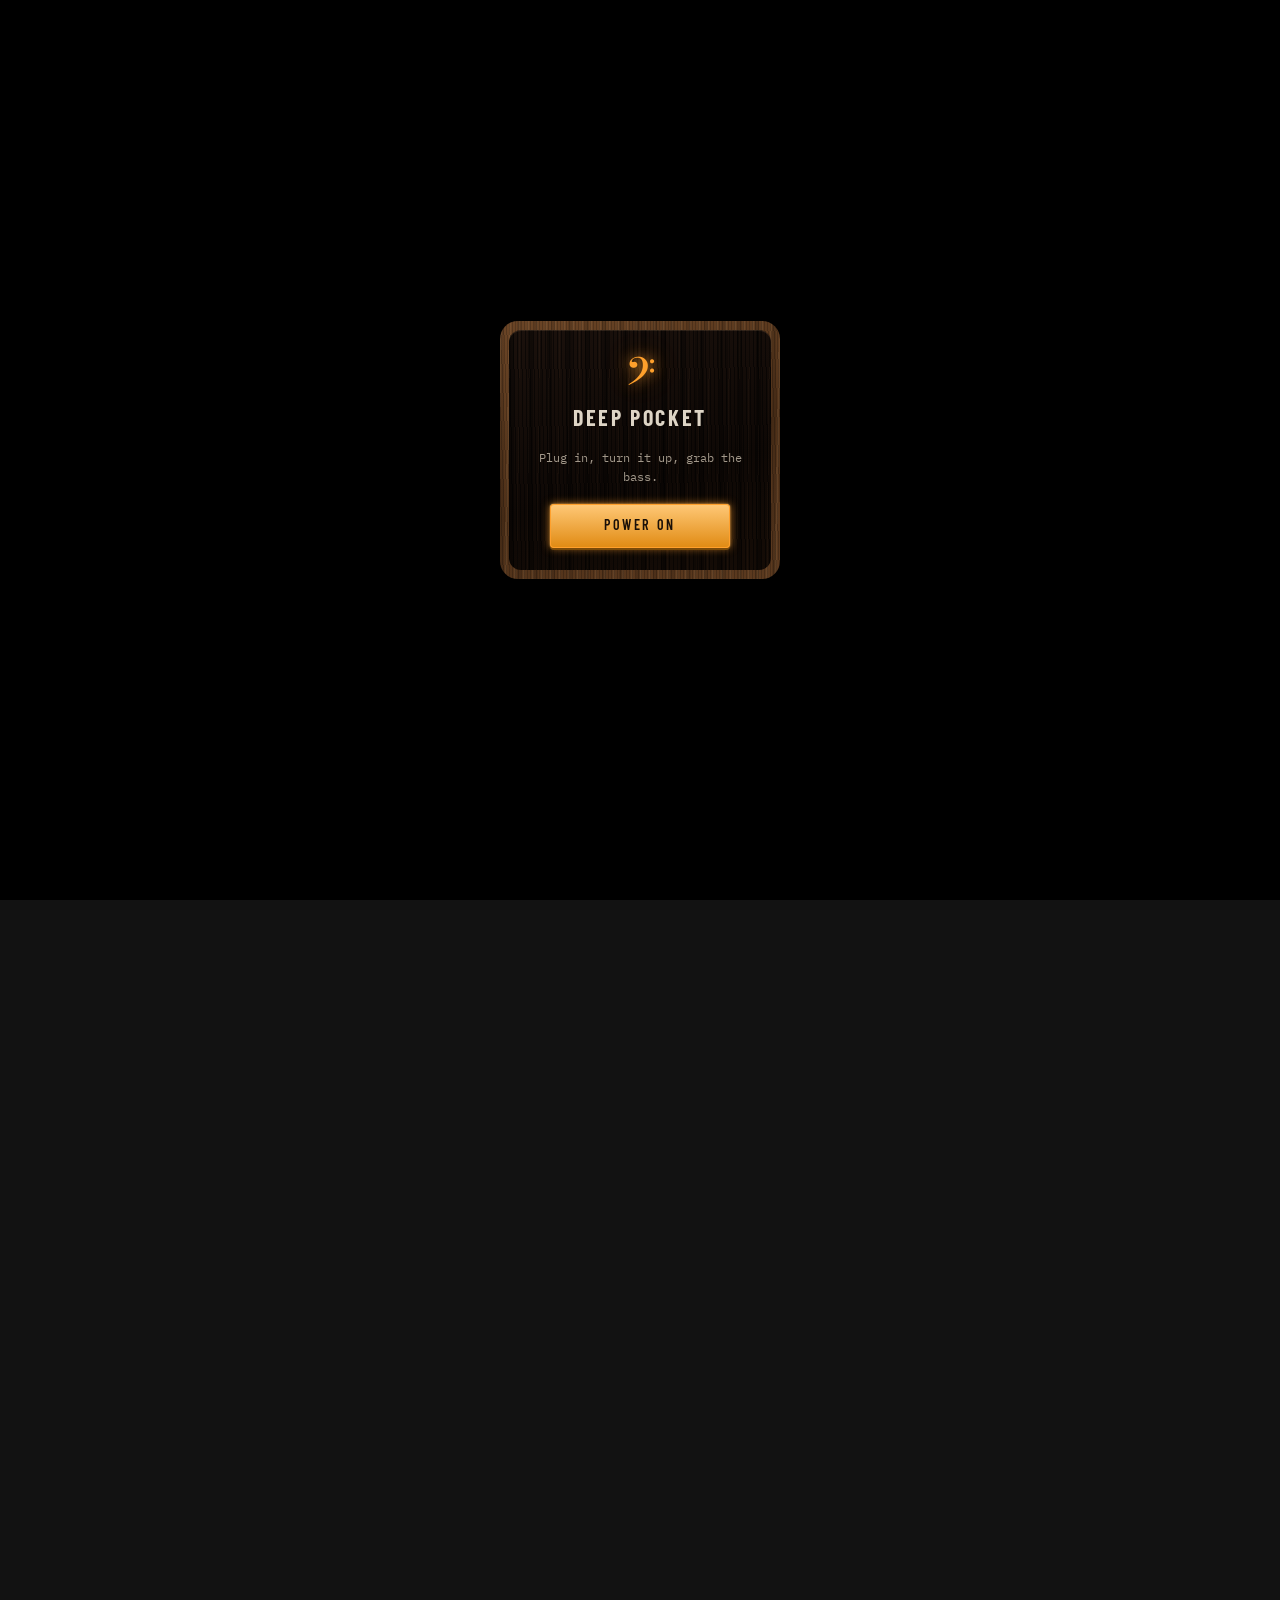
<file: index.html>
<!doctype html>
<html lang="en" class="walnut">
<head>
<meta charset="utf-8">
<meta name="viewport" content="width=device-width, initial-scale=1, viewport-fit=cover">
<meta name="apple-mobile-web-app-capable" content="yes">
<meta name="mobile-web-app-capable" content="yes">
<meta name="apple-mobile-web-app-status-bar-style" content="black-translucent">
<meta name="apple-mobile-web-app-title" content="Deep Pocket">
<meta name="theme-color" content="#141312">
<link rel="apple-touch-icon" sizes="180x180" href="[data-uri]">
<link rel="icon" type="image/png" sizes="192x192" href="icon-192.png?v=33">
<link rel="icon" type="image/png" sizes="512x512" href="icon-512.png?v=33">
<link rel="manifest" href="manifest.webmanifest">
<title>Deep Pocket</title>
<link rel="preconnect" href="https://fonts.googleapis.com">
<link rel="preconnect" href="https://fonts.gstatic.com" crossorigin>
<link rel="stylesheet" href="https://fonts.googleapis.com/css2?family=Barlow+Condensed:wght@500;600;700&family=IBM+Plex+Mono:wght@400;500;600&display=swap">
<style>
/* ===================================================================
   DEEP POCKET v31 — THEME LOCK
   These values are DECIDED. Use them verbatim.
   Layout, spacing, sizing and composition are NOT in this file —
   those are yours to solve. This file is the material only.
   =================================================================== */

:root{
  /* --- amber: the only accent. no second hue. --- */
  --amber:      #ffa02c;   /* core / lit */
  --amber-hi:   #ffbf5e;   /* text on deck, lit labels */
  --amber-lo:   #c2700a;   /* shadow side of a lit element */
  --amber-glow: rgba(255,160,44,.70);

  /* --- wine: DEL key only. red-wine / lipstick, not fire-engine, not goth. --- */
  --wine:      #8e1d32;
  --wine-hi:   #c4354d;
  --wine-lo:   #5a1222;
  --wine-glow: rgba(142,29,50,.55);

  /* --- bone / dim: type --- */
  --bone:  #ded5c6;   /* primary type on deck */
  --dim:   #a2988a;   /* secondary */
  --faint: #7d715f;   /* labels, tracking .2em+ */

  /* --- structural --- */
  --hairline: rgba(107,74,36,.45);  /* divider on deck */
  --edge:     rgba(0,0,0,.90);      /* every inset ring */
  --lift:     rgba(214,170,120,.15);/* every top-edge highlight */
}

/* === BEZEL — steamed / sapwood walnut ==============================
   Lighter, warm, VISIBLE figure. The only place grain reads at a
   glance. Slim: 8-9px on phone. Wraps the whole device. ============ */
.walnut{background:
  repeating-linear-gradient(88deg,  rgba(0,0,0,.20) 0 1px, transparent 1px 3px),
  repeating-linear-gradient(91deg,  rgba(255,214,160,.07) 0 2px, transparent 2px 9px),
  repeating-linear-gradient(90deg,  rgba(0,0,0,.13) 0 4px, transparent 4px 17px),
  linear-gradient(160deg,#6b4526,#4e3018 55%,#5c3a1f);
}

/* === DECK — black walnut heartwood =================================
   Every working surface. Grain is DARK and present, not a haze.
   FOUR periods on purpose: three alone moire at small sizes; the
   .22 at 31px is the wide figure that breaks the screen-door look. == */
.bw{background:
  repeating-linear-gradient(89deg,   rgba(0,0,0,.55) 0 1px, transparent 1px 4px),
  repeating-linear-gradient(90.6deg, rgba(150,105,65,.055) 0 1px, transparent 1px 10px),
  repeating-linear-gradient(90deg,   rgba(0,0,0,.34) 0 5px, transparent 5px 19px),
  repeating-linear-gradient(90.3deg, rgba(0,0,0,.22) 0 2px, transparent 2px 31px),
  linear-gradient(165deg,#1b110c,#0e0805 60%,#150c06);
}
/* NO wood photographs. Single-file budget, and they band on OLED. */

/* === WELL — not wood. This is what gives amber its contrast. ====== */
.well{
  background:linear-gradient(180deg,#0a0705,#120b06);
  box-shadow:inset 0 2px 7px rgba(0,0,0,.88), inset 0 0 0 1px rgba(0,0,0,.6);
}

/* === LED — ROUND. Always. =========================================
   Square pads are the single biggest reason v30 reads flat.
   UNLIT IS A DARK LAMP, NEVER A HOLE: you must be able to see the
   whole field of dark lamps sitting behind the lit ones. ============ */
.led{
  border-radius:50%;
  background:radial-gradient(circle at 38% 32%,#4a3320,#2a1a0d 46%,#160d06 78%);
  box-shadow:
    inset 0 0 0 1px rgba(0,0,0,.9),
    inset 0 1px 1px rgba(220,175,120,.22),
    inset 0 -2px 3px rgba(0,0,0,.6),
    0 1px 1px rgba(0,0,0,.5);
}
.led.on{
  background:radial-gradient(circle at 38% 32%,#ffd79a,var(--amber) 58%,#a85f06);
  box-shadow:0 0 8px var(--amber-glow), 0 0 2px rgba(255,200,120,.9);
}
/* sizes: 13px standard. 23px for the portrait step grid.
   Scale them up if your layout can afford it — never down past 11. */

/* === KNOB ========================================================= */
.kn{
  border-radius:50%;
  background:conic-gradient(from 0deg,#2a2018 0 2deg,#0d0906 2deg 4deg); /* knurl */
  box-shadow:0 2px 6px rgba(0,0,0,.75), inset 0 0 0 1px var(--edge);
}
.kn::before{ /* domed cap, lit upper-left */
  content:"";position:absolute;inset:5px;border-radius:50%;
  background:linear-gradient(150deg,#4a3c30,#241a12 55%,#150e09);
  box-shadow:inset 0 1px 0 rgba(214,170,120,.22), 0 1px 3px rgba(0,0,0,.6);
}
.kn::after{ /* pointer */
  content:"";position:absolute;left:50%;top:8px;width:2px;height:33%;margin-left:-1px;
  background:linear-gradient(180deg,#ffd79a,var(--amber-lo));border-radius:1px;
  box-shadow:0 0 7px rgba(255,160,44,.85);
  transform-origin:50% 132%;transform:rotate(var(--a,0deg));
}
.ticks{ /* tick ring outside the rim */
  position:absolute;inset:-6px;border-radius:50%;
  background:repeating-conic-gradient(from -122deg,rgba(214,170,120,.45) 0 1deg,transparent 1deg 22deg);
  -webkit-mask:radial-gradient(circle,transparent 0 calc(50% - 5px),#000 calc(50% - 5px) calc(50% - 2px),transparent calc(50% - 2px));
          mask:radial-gradient(circle,transparent 0 calc(50% - 5px),#000 calc(50% - 5px) calc(50% - 2px),transparent calc(50% - 2px));
}

/* === BAT SWITCH — lamp lights ONLY in the ON position ============= */
.bat{
  border-radius:5px;position:relative;
  background:linear-gradient(180deg,#0c0806,#191009);
  box-shadow:inset 0 0 0 1px var(--edge), inset 0 1px 0 var(--lift);
}
.bat i{ /* lever */
  position:absolute;left:50%;margin-left:-3px;width:6px;border-radius:3px;
  background:linear-gradient(180deg,#cdbca6,#6d5b48);box-shadow:0 1px 3px rgba(0,0,0,.75);
}
.bat::after{ /* base lamp */
  content:"";position:absolute;left:50%;margin-left:-4px;width:8px;height:8px;border-radius:50%;
  background:#2a1c10;box-shadow:inset 0 0 0 1px rgba(0,0,0,.8);
}
.bat.lit::after{
  background:radial-gradient(circle at 38% 33%,#ffd79a,var(--amber) 55%,#a85f06);
  box-shadow:0 0 9px rgba(255,160,44,.85);
}

/* === PLATE — a chord box ========================================== */
.plate{
  border:1px solid #6b4a24;border-radius:5px;
  background:linear-gradient(180deg,rgba(255,160,44,.04),rgba(0,0,0,.32));
}
.plate.now{
  border-color:var(--amber);
  box-shadow:0 0 0 1px rgba(255,160,44,.28), 0 0 18px rgba(255,160,44,.12);
}

/* === KEY — raised slab, 2px hard bottom edge ====================== */
.key{
  border-radius:4px;color:var(--dim);letter-spacing:.18em;
  background:linear-gradient(180deg,#2a1c10,#170e07);
  box-shadow:inset 0 1px 0 rgba(214,170,120,.14), 0 2px 0 #0a0705;
}
.key.on{
  color:#1a1008;background:linear-gradient(180deg,#ffc978,#e08a12);
  box-shadow:0 2px 0 #7a4a08, 0 0 16px rgba(255,160,44,.3);
}

/* === BASS-CLEF LAMP — replaces any BASS ON/OFF text =============== */
.clef{font-family:Georgia,'Times New Roman',serif;line-height:.78}   /* glyph U+1D122 */
.clef.on {color:var(--amber);text-shadow:0 0 13px rgba(255,160,44,.9),0 0 30px rgba(255,160,44,.32);}
.clef.off{color:#312417;text-shadow:none}  /* still cut into the deck. unlit, not absent. */

/* v31 LAYOUT — live selectors. Material is the lock above. Not the lock. */
:root{
  --sil:"Barlow Condensed",Arial Narrow,system-ui,sans-serif;
  --mono:"IBM Plex Mono",ui-monospace,Menlo,Consolas,monospace;
  --led:var(--amber);
  --ledOn:var(--amber-hi);
  --sai-t:env(safe-area-inset-top,0px);
  --sai-r:env(safe-area-inset-right,0px);
  --sai-b:env(safe-area-inset-bottom,0px);
  --sai-l:env(safe-area-inset-left,0px);
  /* Steamed-walnut trim: outer frame + thin section rails */
  --bezel-outer:8px;
  --bezel-bottom:14px; /* ~70% thicker than the side/top frame */
  --bezel-rail:4px;
  color-scheme:dark;
}
*{box-sizing:border-box;-webkit-tap-highlight-color:transparent}
html,body{overscroll-behavior:none;overflow-x:hidden;max-width:100%;height:100%}
button,.gv,.cell,.st,.lane{touch-action:manipulation;-webkit-user-select:none;user-select:none;-webkit-touch-callout:none}
html.walnut{min-height:100%}
body{
  margin:0;color:var(--bone);font-family:var(--sil);font-size:16px;-webkit-text-size-adjust:100%;
  background:transparent;
  padding:var(--bezel-outer) var(--bezel-outer) var(--bezel-bottom) var(--bezel-outer);
}
#unit{
  max-width:1120px;margin:0 auto;overflow-x:hidden;
  min-height:calc(100dvh - var(--bezel-outer) - var(--bezel-bottom));
  padding:calc(8px + var(--sai-t)) calc(12px + var(--sai-r))
          calc(18px + var(--sai-b)) calc(12px + var(--sai-l));
  border-radius:14px;
  box-shadow:inset 0 1px 0 var(--lift), inset 0 0 0 1px rgba(0,0,0,.78);
}
@media (display-mode:standalone){
  #unit{ padding-top:calc(12px + var(--sai-t)); }
}
.rail,.gridwrap{max-width:100%}

/* Thin steamed-walnut rails — section separators (kit→grooves, grid→pattern).
   Outer frame is body padding over html.walnut. */
.walnut-rail{
  height:var(--bezel-rail);
  width:100%;
  flex:0 0 var(--bezel-rail);
  min-height:var(--bezel-rail);
  min-width:0;
  pointer-events:none;
  box-shadow:
    inset 0 1px 0 rgba(214,170,120,.28),
    inset 0 -1px 0 rgba(0,0,0,.55),
    0 1px 0 rgba(0,0,0,.22);
}

.lbl{font-family:var(--sil);font-weight:600;font-size:12px;letter-spacing:.22em;text-transform:uppercase;color:var(--faint)}
.num{font-family:var(--mono);font-variant-numeric:tabular-nums}

/* faces sit ON the deck — hairline between blocks; walnut rails mark major seams */
.face{
  background:transparent;
  border:0;
  border-bottom:1px solid var(--hairline);
  border-radius:0;
  box-shadow:none;
  padding:10px 0 12px;margin-bottom:0;min-width:0;max-width:100%;
}
.face:last-child{border-bottom:0}

.brand{display:flex;align-items:center;gap:10px;flex-wrap:nowrap;margin:0 0 8px;min-width:0}
.brand h1{margin:0;font-size:22px;font-weight:700;letter-spacing:.06em;line-height:.9;text-transform:uppercase;color:var(--bone)}
.brand .mk{font-size:10px;letter-spacing:.28em;color:var(--amber);font-weight:600}
.brand .ver{font-family:var(--mono);font-size:10px;letter-spacing:.1em;color:var(--faint);
  border:1px solid var(--hairline);border-radius:2px;padding:2px 6px}
.brand .sub{display:none}
.modebar,.landbar{display:none;gap:6px;align-items:center}
body.phone .modebar{display:flex}
body.orient-land .landbar{display:flex}
body.orient-land .modebar{display:none}

.transport{display:grid;grid-template-columns:auto auto 1fr auto;gap:12px;align-items:center}
.readout{
  background:linear-gradient(180deg,#0a0705,#120b06);
  box-shadow:inset 0 2px 7px rgba(0,0,0,.88), inset 0 0 0 1px rgba(0,0,0,.6);
  border-radius:4px;padding:7px 14px 8px;min-width:132px;
}
.readout .big{font-family:var(--mono);font-weight:600;font-size:40px;line-height:1;color:var(--amber);
  text-shadow:0 0 14px var(--amber-glow)}
.readout .big small{font-size:13px;color:var(--faint);letter-spacing:.16em;margin-left:6px;text-shadow:none}
.readout .row2{display:flex;justify-content:space-between;gap:10px;margin-top:3px}
.readout .row2 span{font-family:var(--mono);font-size:11px;color:var(--dim)}
.bars{display:flex;gap:10px}
@keyframes bbeat {
  0% { transform: scale(1.3); color: #fff; text-shadow: 0 0 24px rgba(255,200,120,1); }
  100% { transform: scale(1); color: var(--amber); text-shadow: 0 0 14px var(--amber-glow); }
}
.pulse-beat { animation: bbeat 0.18s ease-out; display:inline-block; }
.barbox{
  background:linear-gradient(180deg,#0a0705,#120b06);
  box-shadow:inset 0 2px 7px rgba(0,0,0,.88), inset 0 0 0 1px rgba(0,0,0,.6);
  border-radius:4px;padding:7px 12px 8px;text-align:center;min-width:74px;
}
.barbox .v{font-family:var(--mono);font-weight:600;font-size:26px;line-height:1.05;color:var(--bone);text-shadow:none}
.barbox.beat .v{color:var(--amber);text-shadow:0 0 14px var(--amber-glow)}

button{font:inherit;color:inherit;border:0;background:none;cursor:pointer}
.key{
  font-family:var(--sil);font-weight:600;font-size:14px;text-transform:uppercase;
  display:inline-flex;align-items:center;justify-content:center;line-height:1;
  padding:12px 16px 14px;min-height:44px;cursor:pointer;
}
.key:active{transform:translateY(2px)}
.key.play{min-width:104px;color:var(--amber)}
.key.play.on,.key.on{color:#1a1008;background:linear-gradient(180deg,#ffc978,#e08a12);
  box-shadow:inset 0 0 0 1px var(--amber), 0 2px 0 #7a4a08,
             0 0 8px var(--amber-glow), 0 0 2px rgba(255,200,120,.9)}
.key.sm{padding:9px 11px 11px;font-size:12px;min-height:38px}
.key[disabled]{opacity:.4;cursor:default}

/* LOOK DELTAS — amber hairline is the affordance grammar.
   Idle = 1px ring at 35%. Engaged = full ring + .led.on glow.
   Inert readouts never get a hairline. */
button.key{
  box-shadow:inset 0 0 0 1px rgba(255,160,44,.35),
             inset 0 1px 0 rgba(214,170,120,.14), 0 2px 0 #0a0705;
}
button.key.on, button.key.play.on, .gv.on{
  box-shadow:inset 0 0 0 1px var(--amber),
             0 2px 0 #7a4a08,
             0 0 8px var(--amber-glow),
             0 0 2px rgba(255,200,120,.9);
}
button.key.clef{
  box-shadow:inset 0 0 0 1px rgba(255,160,44,.35);
}
button.key.clef.on, button.key.ico.lamp.on{
  box-shadow:inset 0 0 0 1px var(--amber),
             0 0 8px var(--amber-glow),
             0 0 2px rgba(255,200,120,.9);
}
.gv{
  box-shadow:inset 0 0 0 1px rgba(255,160,44,.35),
             inset 0 1px 0 rgba(214,170,120,.14), 0 2px 0 #0a0705;
}
.key.clef{
  font-family:Georgia,'Times New Roman',serif;font-size:28px;letter-spacing:0;
  min-width:44px;padding:6px 10px;line-height:.8;background:transparent;
  color:#312417;text-transform:none;
}
.key.clef.on{color:var(--amber);text-shadow:0 0 13px rgba(255,160,44,.9),0 0 30px rgba(255,160,44,.32);
  background:transparent}
.key.ico{letter-spacing:0;min-width:38px;padding:8px 10px}
.key.ico svg{width:18px;height:18px;display:block;stroke:currentColor;fill:none;stroke-width:1.8;stroke-linecap:round;stroke-linejoin:round}
.key.ico svg .f{fill:currentColor;stroke:none}
button.key.ico.lamp{background:transparent;color:#312417}
button.key.ico.lamp.on{color:var(--amber);background:transparent;
  filter:drop-shadow(0 0 8px var(--amber-glow))}
.key.ico.busy{opacity:.55}
.pip{
  width:0;height:0;border-style:solid;border-width:6px 0 6px 10px;
  border-color:transparent transparent transparent #312417;
  display:inline-block;flex:0 0 auto;
}
.pip.on{border-left-color:var(--amber);filter:drop-shadow(0 0 8px var(--amber-glow))}
.meter{width:8px;height:52px;border-radius:2px;position:relative;overflow:hidden;
  background:linear-gradient(180deg,#0a0705,#120b06);
  box-shadow:inset 0 2px 7px rgba(0,0,0,.88)}
.meter i{position:absolute;left:0;right:0;bottom:0;
  background:linear-gradient(0deg,var(--amber-lo),var(--amber) 70%,var(--amber-hi));height:0%}

.kitbar{display:flex;align-items:center;gap:8px;flex-wrap:wrap;
  margin-top:10px;padding-top:10px;border-top:1px solid var(--hairline)}
.kitbar .lbl{flex:0 0 auto}
.kitbar .hint{flex:1 1 100%;margin-left:0}
/* V-PLAY portrait: lock chip on the LEFT, Joe's lock-screen caption beside it.
   Play/Stop size is untouched. Landscape play keeps the existing top-right chip. */
.lock-caption,#bgbtn{display:none !important}
body.mode-play:not(.orient-land) #face-player{
  padding:2px 0 2px;border-bottom:0;flex:0 0 auto;
}
body.mode-play:not(.orient-land) .pmeta{margin-top:3px}
body.mode-play:not(.orient-land) .kitbar.land-hide{
  display:flex;flex-direction:row;align-items:center;flex-wrap:nowrap;
  width:100%;margin-top:4px;padding:2px 0;border-top:0;gap:10px;flex:0 0 auto;
}
body.mode-play:not(.orient-land) #face-grooves{
  padding:2px 0 4px;flex:0 0 auto;min-height:0;overflow:hidden;
  display:flex;flex-direction:column;gap:6px;border-bottom:1px solid var(--hairline);
}
body.mode-play:not(.orient-land) #kitstrip{
  margin-top:0;padding-top:0;width:100%;
  display:grid;
  grid-template-columns:auto repeat(4,minmax(0,1fr));
  column-gap:6px;row-gap:4px;
  align-items:stretch;
  align-content:start;
}
body.mode-play:not(.orient-land) #kitstrip .lbl{
  grid-row:1 / span 2;align-self:center;padding-right:2px;
}
body.mode-play:not(.orient-land) #kitstrip .hint{display:none}
body.mode-play:not(.orient-land) .kitbar.land-hide .hint{display:none}
body.mode-play:not(.orient-land) .lock-caption{
  display:block;flex:1 1 auto;min-width:0;
  font-family:var(--sil);font-weight:600;font-size:9px;letter-spacing:.28em;
  text-transform:uppercase;color:var(--faint);opacity:.62;line-height:1.35;
  text-align:left;
}
body.mode-play:not(.orient-land) .kitbar.land-hide #bgbtn{
  width:48px;height:48px;min-width:48px;min-height:48px;flex:0 0 48px;
  color:transparent;background:transparent;filter:none;padding:0;
}
body.mode-play:not(.orient-land) .kitbar.land-hide #bgbtn svg{display:none}
body.mode-play:not(.orient-land) .kitbar.land-hide #bgbtn::after{content:none}
body.mode-play:not(.orient-land) .kitbar.land-hide #bgbtn.on{
  /* Wood face + ::before ring own the ON trim; do not paint a 2px slab underline. */
  color:transparent;background:transparent;filter:none;box-shadow:none;
}

/* Portrait PLAY densify — reclaim header / clock / CLEAR–CPY gap / rig peek.
   Pattern A–D is a slim right rail beside the step lamps (see .pat-col). */
html:has(body.mode-play:not(.orient-land)){height:100%;overflow:hidden}
body.mode-play:not(.orient-land){
  padding:var(--bezel-outer) var(--bezel-outer) var(--bezel-bottom) var(--bezel-outer);
  height:100%;overflow:hidden;
}
body.mode-play:not(.orient-land) #unit{
  display:flex;flex-direction:column;
  height:calc(100dvh - var(--bezel-outer) - var(--bezel-bottom));
  max-width:none;overflow:hidden;
  padding:calc(3px + var(--sai-t)) calc(6px + var(--sai-r))
          calc(4px + var(--sai-b)) calc(6px + var(--sai-l));
  min-height:0;
}
@media (display-mode:standalone){
  body.mode-play:not(.orient-land) #unit{ padding-top:calc(7px + var(--sai-t)); }
}
body.mode-play:not(.orient-land) .brand{
  margin:0 0 3px;gap:6px;flex:0 0 auto;flex-wrap:nowrap;
}
body.mode-play:not(.orient-land) .brand h1,
body.mode-play:not(.orient-land) .brand .ver{display:none}
body.mode-play:not(.orient-land) #dockmix,
body.mode-play:not(.orient-land) #dockmem,
body.mode-play:not(.orient-land) #dockgroove{display:none !important}
body.mode-play:not(.orient-land) .modebar{
  display:flex;flex:1 1 auto;width:100%;gap:6px;
}
body.mode-play:not(.orient-land) .modebar .key.sm{
  flex:1 1 0;min-height:40px;padding:7px 12px;
}
body.mode-play:not(.orient-land) #face-top,
body.mode-play:not(.orient-land) .cols,
body.mode-play:not(.orient-land) #face-mem,
body.mode-play:not(.orient-land) #unit > .hint{display:none !important}
body.mode-play:not(.orient-land) .player{padding:1px 0 2px}
body.mode-play:not(.orient-land) .film{padding:1px 0 2px}
body.mode-play:not(.orient-land) .prow{
  margin-top:4px;gap:6px;width:100%;flex-wrap:nowrap;justify-content:center;
}
body.mode-play:not(.orient-land) .prow .key.sm{
  min-width:44px;min-height:44px;
}
/* Kit strip already names the kit — don't spend a second full-width SYNTH row.
   Bass-clef lamp stays on the PLAY/tempo line so those side gutters disappear. */
body.mode-play:not(.orient-land) .prow-kit{display:contents}
body.mode-play:not(.orient-land) #kitcycle{display:none}
body.mode-play:not(.orient-land) #bassbtn{
  flex:0 0 44px;min-width:44px;min-height:44px;width:44px;height:44px;padding:0;
}
body.mode-play:not(.orient-land) #kithint{display:none}
/* Shorter kit keys — seven kits in a fixed two-row grid on phone. */
body.mode-play:not(.orient-land) #kitstrip .key.sm{
  min-height:32px;padding:4px 6px;font-size:11px;
  width:100%;min-width:0;justify-content:center;
}
body.mode-play:not(.orient-land) #rail{
  flex:0 0 auto;min-height:0;min-width:0;width:100%;padding-bottom:1px;
}
body.mode-play:not(.orient-land) .gv{min-height:40px;padding:6px 11px 8px}
body.mode-play:not(.orient-land) #gridinfo{display:none}
body.mode-play:not(.orient-land) .pat-tools .hint{display:none}
/* Kit strip: buttons stay a stable row; hint is one reserved line so
   loading/credit cannot reflow the groove rail or the step grid. */
#kitstrip{align-content:flex-start;isolation:isolate}
#kitstrip .lbl{position:relative;z-index:1}
#kitstrip .key.sm{
  flex:0 0 auto;position:relative;overflow:visible;z-index:0;
  padding:5px 9px; /* shorter kit keys — two-row wrap stays readable */
  box-shadow:inset 0 1px 0 rgba(214,170,120,.14);
}
#kitstrip .key.sm.on{
  /* Glow lives on ::after so it tracks the border-box, not a 2px slab offset. */
  box-shadow:inset 0 0 0 1px var(--amber), inset 0 1px 0 rgba(214,170,120,.14);
}
#kitstrip .key.sm::after{
  content:"";position:absolute;inset:0;border-radius:inherit;pointer-events:none;
  box-shadow:inset 0 0 0 1px rgba(255,160,44,.35);
}
#kitstrip .key.sm.on::after{
  box-shadow:
    inset 0 0 0 1.5px var(--amber),
    0 0 0 1px rgba(255,160,44,.40),
    0 0 8px var(--amber-glow);
}
#kitstrip .key.sm:active{transform:none}
#kithint{
  flex:1 1 100%;min-height:1.3em;max-width:100%;line-height:1.3em;
  white-space:nowrap;overflow:hidden;text-overflow:ellipsis}

.rail{display:flex;gap:7px;overflow-x:auto;padding-bottom:6px;scrollbar-width:thin}
.gv{flex:0 0 auto;padding:8px 12px 10px;text-align:left;min-width:116px;border-radius:4px;
  background:linear-gradient(180deg,#2a1c10,#170e07);
  box-shadow:inset 0 0 0 1px rgba(255,160,44,.35),
             inset 0 1px 0 rgba(214,170,120,.14), 0 2px 0 #0a0705;color:var(--dim)}
.gv b{display:block;font-weight:600;font-size:15px;letter-spacing:.05em;color:var(--bone);line-height:1.1}
.gv span{display:block;font-family:var(--mono);font-size:10px;letter-spacing:.06em;color:var(--faint);margin-top:3px}
.gv.on{color:#1a1008;background:linear-gradient(180deg,#ffc978,#e08a12);
  box-shadow:inset 0 0 0 1px var(--amber), 0 2px 0 #7a4a08,
             0 0 8px var(--amber-glow), 0 0 2px rgba(255,200,120,.9)}
.gv.on b{color:#1a1008}.gv.on span{color:#7a4a08}

.gridwrap{
  overflow-x:auto;overflow-y:hidden;padding-bottom:4px;max-width:100%;
  -webkit-overflow-scrolling:touch;overscroll-behavior-x:contain;
  scroll-snap-type:x mandatory;scroll-padding-left:var(--grid-label,52px);
  touch-action:pan-x;
}
.grid{
  --grid-label:52px;--n:16;--vp:16;
  display:flex;flex-direction:column;gap:3px;
  width:calc(var(--grid-label) + (100% - var(--grid-label)) * var(--n) / var(--vp));
  min-width:100%;
}
.gr{display:grid;grid-template-columns:var(--grid-label) repeat(var(--n),minmax(0,1fr));gap:3px;align-items:center}
.vn{
  display:flex;align-items:center;justify-content:space-between;gap:6px;padding-right:6px;
  position:sticky;left:0;z-index:3;
  background:linear-gradient(90deg,#140c08 70%,rgba(20,12,8,.92));
}
.vn b{font-weight:600;font-size:12px;letter-spacing:.08em;text-transform:uppercase;color:var(--dim);
  white-space:nowrap;overflow:hidden;text-overflow:ellipsis;max-width:100%}
.vn button{
  font-family:var(--mono);font-size:9px;color:var(--amber);padding:4px 6px;min-width:28px;min-height:28px;
  border:0;border-radius:4px;flex:0 0 auto;
  background:linear-gradient(180deg,#2a1c10,#170e07);
  box-shadow:inset 0 0 0 1px rgba(255,160,44,.35), inset 0 1px 0 rgba(214,170,120,.14), 0 2px 0 #0a0705;
}
.vn button.on{color:#1a1008;background:linear-gradient(180deg,#ffc978,#e08a12);
  box-shadow:inset 0 0 0 1px var(--amber), 0 2px 0 #7a4a08, 0 0 8px var(--amber-glow)}

/* ROUND lamps. Unlit is a dark lamp, never a hole. */
.st{
  width:100%;max-width:none;min-width:0;aspect-ratio:1;height:auto;
  border-radius:50%;justify-self:center;border:0;padding:0;
  background:radial-gradient(circle at 38% 32%,#4a3320,#2a1a0d 46%,#160d06 78%);
  box-shadow:inset 0 0 0 1px rgba(0,0,0,.9),inset 0 1px 1px rgba(220,175,120,.22),
             inset 0 -2px 3px rgba(0,0,0,.6),0 1px 1px rgba(0,0,0,.5);
}
.st.bar-start{scroll-snap-align:start}
.gridwrap .st,.gridwrap .vn button{touch-action:pan-x}
.st.beat{background:radial-gradient(circle at 38% 32%,#5a4030,#2a1a0d 46%,#160d06 78%)}
.st.v1{background:radial-gradient(circle at 38% 32%,#c98940,#8a520b 58%,#5a3510);
  box-shadow:0 0 6px rgba(255,160,44,.35)}
.st.v2{background:radial-gradient(circle at 38% 32%,#ffc978,var(--amber) 58%,#a85f06);
  box-shadow:0 0 8px var(--amber-glow)}
.st.v3{background:radial-gradient(circle at 38% 32%,#ffd79a,var(--amber) 50%,#c2700a);
  box-shadow:0 0 10px var(--amber-glow),0 0 2px rgba(255,200,120,.9)}
.st.pl{outline:2px solid var(--amber-hi);outline-offset:1px}
.st.mut{opacity:.28}
.ruler{display:grid;grid-template-columns:var(--grid-label,52px) repeat(var(--n),minmax(0,1fr));gap:3px;margin-bottom:4px}
.ruler span{font-family:var(--mono);font-size:9px;color:var(--faint);text-align:center;letter-spacing:0}
.ruler span:first-child{
  position:sticky;left:0;z-index:3;
  background:linear-gradient(90deg,#140c08 70%,rgba(20,12,8,.92));
}
.ruler span.b{color:var(--dim)}

.arr{display:grid;grid-template-columns:repeat(8,1fr);gap:4px}
.cell{
  position:relative;
  background:linear-gradient(180deg,#0a0705,#120b06);
  box-shadow:inset 0 2px 7px rgba(0,0,0,.88), inset 0 0 0 1px rgba(0,0,0,.6);
  border:0;border-radius:4px;
  padding:5px 5px 7px 9px;text-align:center;min-height:56px;
  display:flex;flex-direction:column;justify-content:center;
}
.cell::before{content:"";position:absolute;left:0;top:0;bottom:0;width:4px;background:var(--sec,#3a342e);border-radius:4px 0 0 4px}
.cell .bn{position:absolute;top:3px;left:9px;font-family:var(--mono);font-size:9px;color:var(--faint);line-height:1}
.cell .sec{position:absolute;top:3px;right:5px;font-family:var(--mono);font-size:9px;font-weight:700;
  letter-spacing:.08em;color:var(--sec,#5a534b);line-height:1}
.cell .chd{font-family:var(--mono);font-weight:600;font-size:19px;line-height:1.05;color:var(--bone);
  margin-top:5px;font-variant-numeric:tabular-nums;overflow-wrap:anywhere}
.cell .chd.long{font-size:15px}
.cell.s0{--sec:#ffa02c}
.cell.s1{--sec:#ded5c6}
.cell.s2{--sec:#c2700a}
.cell.s3{--sec:#7d715f}
.cell.s0{background:linear-gradient(90deg,rgba(255,160,44,.10),transparent 60%),linear-gradient(180deg,#0a0705,#120b06)}
.cell.s1{background:linear-gradient(90deg,rgba(222,213,198,.10),transparent 60%),linear-gradient(180deg,#0a0705,#120b06)}
.cell.s2{background:linear-gradient(90deg,rgba(194,112,10,.12),transparent 60%),linear-gradient(180deg,#0a0705,#120b06)}
.cell.s3{background:linear-gradient(90deg,rgba(125,113,95,.12),transparent 60%),linear-gradient(180deg,#0a0705,#120b06)}
.cell.now{outline:2px solid var(--amber);outline-offset:-2px}
.cell.gap{background:#0a0705;--sec:#3a342e}
.cell.out{opacity:.3}
.cell.gap .chd{color:var(--faint)}

/* Arrangement chrome: interactive = wood/amber. Static labels stay out. */
.arr-tools{display:flex;flex-direction:column;gap:8px;margin:0 0 10px}
.arr-tools > .row{gap:6px;align-items:stretch}
.arr-tools .key{
  color:var(--amber);min-height:44px;padding:10px 12px;flex:1 1 auto;
}
#chordset{
  flex:0 0 auto;min-width:72px;min-height:48px;padding:10px 16px;
  font-size:16px;letter-spacing:.16em;color:var(--amber);
}
.arr-tools select,
#chordin{
  font-family:var(--mono);font-size:13px;flex:1 1 auto;min-width:0;min-height:44px;
  padding:8px 10px;border:0;border-radius:4px;color:var(--amber);
  background:linear-gradient(180deg,#2a1c10,#170e07);
  box-shadow:inset 0 0 0 1px rgba(255,160,44,.35), inset 0 1px 0 rgba(214,170,120,.14), 0 2px 0 #0a0705;
}
#chordin{min-height:48px}
#face-pat > .row .lbl,
#face-pat > .row .hint{color:var(--faint);opacity:.7;font-size:10px;letter-spacing:.14em}

.cols{display:grid;grid-template-columns:1fr 1fr;gap:12px;min-width:0;width:100%}
.cols .rig-h{margin-bottom:6px}
.cols .mix-h{margin-bottom:10px}
.pat-copy{margin-bottom:9px}
.pat-copy-lbl{margin-left:auto;margin-right:4px}
#cpy-targets{display:flex;gap:4px}
.ctl{display:flex;align-items:center;gap:9px;padding:6px 0;border-bottom:1px solid var(--hairline);min-width:0;flex-wrap:wrap}
.ctl:last-child{border-bottom:0}
.ctl > .lbl{flex:0 0 92px}
.ctl .val{font-family:var(--mono);font-size:12px;color:var(--bone);min-width:46px;text-align:right}
input[type=range]{flex:1;min-width:60px;height:26px;-webkit-appearance:none;appearance:none;background:transparent}
input[type=range]::-webkit-slider-runnable-track{height:5px;background:#0a0705;border:1px solid var(--edge);border-radius:3px}
input[type=range]::-webkit-slider-thumb{-webkit-appearance:none;width:17px;height:17px;margin-top:-7px;border-radius:50%;
  background:linear-gradient(180deg,#6d635a,#48413a);border:1px solid #14120f;box-shadow:0 1px 3px rgba(0,0,0,.6)}
input[type=range]::-moz-range-track{height:5px;background:#0a0705;border:1px solid var(--edge);border-radius:3px}
input[type=range]::-moz-range-thumb{width:17px;height:17px;border-radius:50%;background:#6d635a;border:1px solid #14120f}
select{font-family:var(--mono);font-size:12px;background:#0a0705;color:var(--bone);border:1px solid var(--edge);
  border-radius:2px;padding:7px 8px;min-height:36px;flex:1;min-width:0;max-width:100%}
.mix{display:flex;flex-direction:column;gap:2px}
.ch{text-align:center}
.note{font-family:var(--mono);font-size:11.5px;line-height:1.5;color:var(--dim);margin-top:8px}
.note b{color:var(--bone);font-weight:500}
#gnote{
  display:none;position:fixed;left:12px;right:12px;bottom:calc(14px + var(--sai-b));
  z-index:25;padding:12px 14px;margin:0;
  background:linear-gradient(165deg,#1b110c,#0e0805 60%,#150c06);
  box-shadow:0 -8px 24px rgba(0,0,0,.6);border-radius:8px;
}
#gnote.on{display:block}
.hint{font-family:var(--mono);font-size:10.5px;color:var(--faint);letter-spacing:.02em}
.row{display:flex;gap:7px;flex-wrap:wrap;align-items:center}
.sep{height:1px;background:var(--hairline);margin:10px 0}

#splash{
  position:fixed;inset:0;background:#000;display:flex;align-items:center;justify-content:center;
  z-index:50;padding:24px;
}
#splash.off{display:none}
#splash .splash-card{width:min(280px,90vw);padding:9px;border-radius:18px}
#splash .splash-inner{padding:28px 18px 22px;border-radius:12px;text-align:center;
  box-shadow:inset 0 1px 0 var(--lift)}
#splash h2{font-size:22px;letter-spacing:.12em;text-transform:uppercase;margin:8px 0 18px;color:var(--bone)}
#splash p{font-family:var(--mono);font-size:12px;line-height:1.6;color:var(--dim);margin:0 0 18px}
#splash p:empty{display:none}
#splash .clef{font-size:48px;display:block;margin-bottom:4px}
#toast{position:fixed;left:50%;transform:translateX(-50%);bottom:calc(22px + var(--sai-b));background:#0d0c0b;border:1px solid var(--amber);
  color:var(--amber-hi);font-family:var(--mono);font-size:12px;padding:9px 15px;border-radius:2px;opacity:0;
  transition:opacity .22s;pointer-events:none;z-index:60;max-width:90vw}
#toast.on{opacity:1}
/* Landscape play: toast sits in the band under chrome / above transport, never on the kit row. */
body.orient-land.mode-play #toast{
  bottom:auto;top:calc(8px + var(--sai-t) + 52px);
}
/* Portrait play: CPY/CLEAR sit on the bottom edge — keep toast off that toolbar. */
body.mode-play:not(.orient-land) #toast{
  bottom:auto;top:calc(8px + var(--sai-t) + 52px);
}

.memlamp{width:9px;height:9px;border-radius:50%;background:var(--faint);display:inline-block}
.memlamp.ok{background:var(--amber);box-shadow:0 0 8px var(--amber-glow)}
.memlamp.warn{background:var(--amber-hi);box-shadow:0 0 8px var(--amber-glow)}
.memlamp.off{background:#4a443c}
.memlamp.blip{background:var(--amber-hi);box-shadow:0 0 12px var(--amber-hi)}
.song{display:flex;align-items:center;gap:8px;padding:7px 0;border-bottom:1px solid var(--hairline)}
.song:last-child{border-bottom:0}
.song .sname{flex:1;font-size:15px;font-weight:600;color:var(--bone);overflow-wrap:anywhere}
.song .swhen{font-size:11px;color:var(--faint);white-space:nowrap}
.key.sm.x{color:var(--amber)}
#songname:focus,input[type=range]:focus-visible,select:focus-visible,button:focus-visible,.st:focus-visible,.cell:focus-visible{outline:2px solid var(--amber);outline-offset:2px}

@media (max-width:760px){
  .cols{grid-template-columns:1fr}
  .transport{grid-template-columns:minmax(0,1fr) auto auto;row-gap:10px}
  .transport .row{grid-column:1 / -1}
  .readout{min-width:0}
  .arr{grid-template-columns:repeat(4,1fr)}
  .mix{grid-template-columns:none}
  .brand h1{font-size:20px}
  .readout .big{font-size:32px}
  .st{max-width:none}
  .grid{--grid-label:42px}
  .gr,.ruler{grid-template-columns:var(--grid-label) repeat(var(--n),minmax(0,1fr))}
  .vn{padding-right:2px;gap:2px}
  .vn b{font-size:11px;letter-spacing:.04em}
  .key.sm{padding:8px 8px 10px}
  .ctl > .lbl{flex:0 0 72px}
  #bpm{max-width:none !important;flex:1}
  select{flex:1 1 100%}
  .face,.cols,.ctl,.mix{max-width:100%}
}

/* Practice rig + Mixer: densify, and make STATIC vs INTERACTIVE obvious.
   Labels are quiet faint type. Selects are wood keys with an amber bezel
   (not flat black wells). Values are live amber. Mixer volumes are five
   pattern-style lamps — brightness only, no level words. */
body:not(.orient-land) #face-pat .pat-copy{
  margin-bottom:4px;gap:8px;flex-wrap:nowrap;align-items:center;
}
body:not(.orient-land) .pat-copy-lbl{
  margin-left:auto;margin-right:2px;font-size:10px;color:var(--faint);letter-spacing:.18em;
}
body:not(.orient-land) #cpy-targets{display:flex;gap:4px;flex:0 0 auto}
body:not(.orient-land) #cpy-targets .key{
  border-radius:10px;min-width:var(--pat-key);min-height:var(--pat-key);
  width:var(--pat-key);height:var(--pat-key);padding:0;
}
body.mode-play:not(.orient-land) #face-pat{padding-bottom:2px}

.cols{gap:4px}
.cols .face{padding:4px 0 6px}
.cols .rig-h, .cols .mix-h{
  margin-bottom:2px;font-size:9px;letter-spacing:.24em;color:var(--faint);opacity:.55;
}

/* One grid row per control — iOS cannot wrap a 100%-flex select onto a
   dead label lane. */
.cols .ctl{
  display:grid;
  grid-template-columns:5.1em minmax(0,1fr) minmax(0,1.2fr) 2.3em;
  column-gap:8px;row-gap:0;align-items:center;
  padding:1px 0;min-height:52px;flex-wrap:unset;gap:unset;
}
.cols .ctl > .lbl{
  grid-column:1;flex:none;width:auto;max-width:none;
  font-size:10px;letter-spacing:.16em;line-height:1.15;white-space:normal;
  color:var(--faint);opacity:.8;
}
.cols .ctl select{
  grid-column:2;flex:none;width:100%;min-width:0;max-width:none;
  min-height:52px;padding:8px 28px 10px 12px;
  -webkit-appearance:none;appearance:none;
  font-family:var(--sil);font-weight:600;font-size:13px;letter-spacing:.08em;
  text-transform:uppercase;color:var(--amber-hi);
  border:0;border-radius:10px;
  background:
    url("data:image/svg+xml;utf8,<svg xmlns='http://www.w3.org/2000/svg' width='12' height='8' viewBox='0 0 12 8'><path fill='%23ffbf5e' d='M1 1l5 5 5-5'/></svg>") right 12px center / 10px 7px no-repeat,
    linear-gradient(180deg,#2a1c10,#170e07);
  box-shadow:inset 0 0 0 1px rgba(255,160,44,.40),
             inset 0 1px 0 rgba(214,170,120,.18), 0 2px 0 #0a0705;
  text-overflow:ellipsis;
}
.cols .ctl select:focus-visible{
  outline:2px solid var(--amber);outline-offset:2px;
}
.cols .ctl:not(:has(input[type=range])) select{grid-column:2 / -1}
.cols .ctl input[type=range]{
  grid-column:3;flex:none;width:100%;min-width:0;height:52px;
}
.cols .ctl:not(:has(select)) input[type=range]{grid-column:2 / 4}
.cols .ctl .val{
  grid-column:4;min-width:0;font-size:13px;color:var(--amber);
  text-shadow:0 0 8px var(--amber-glow);font-weight:600;
}
.cols .ctl input[type=range]::-webkit-slider-runnable-track{
  height:10px;border-radius:5px;background:#0a0705;border:1px solid var(--edge);
  box-shadow:inset 0 1px 3px rgba(0,0,0,.8);
}
.cols .ctl input[type=range]::-webkit-slider-thumb{
  width:32px;height:32px;margin-top:-11px;border-radius:50%;
  background:linear-gradient(180deg,#ffc978,#e08a12);border:1px solid #7a4a08;
  box-shadow:0 2px 0 #4a2a06, 0 0 8px var(--amber-glow), inset 0 1px 0 rgba(255,220,160,.45);
}
.cols .ctl input[type=range]::-moz-range-track{
  height:10px;border-radius:5px;background:#0a0705;border:1px solid var(--edge);
}
.cols .ctl input[type=range]::-moz-range-thumb{
  width:32px;height:32px;border-radius:50%;
  background:linear-gradient(180deg,#ffc978,#e08a12);border:1px solid #7a4a08;
}

/* Mixer / Master: five round lamps like pattern steps. Tap a lamp to set
   Off → Low → Med → High → Boosted. No level text — brightness only. */
.mix{display:flex;flex-direction:column;gap:2px}
.vol{
  display:flex;align-items:center;gap:8px;min-height:56px;padding:1px 0;
  border-bottom:1px solid var(--hairline);
}
.vol:last-child{border-bottom:0}
.vol .cn{
  flex:0 0 4.4em;width:4.4em;font-size:10px;letter-spacing:.16em;
  text-transform:uppercase;color:var(--faint);font-weight:600;line-height:1.1;opacity:.8;
}
.vol.vol-master .cn{color:var(--dim);opacity:1}
.lamps{
  display:flex;flex:1 1 auto;gap:4px;min-width:0;align-items:center;
  padding:4px 6px;border-radius:12px;
  background:linear-gradient(180deg,#0a0705,#120b06);
  box-shadow:inset 0 2px 7px rgba(0,0,0,.88), inset 0 0 0 1px rgba(0,0,0,.65),
             inset 0 1px 0 rgba(214,170,120,.10);
}
.st.vol-lamp{
  flex:1 1 0;min-width:44px;min-height:52px;width:auto;max-width:64px;
  aspect-ratio:1;height:auto;padding:0;border:0;cursor:pointer;
}
.st.lv1{background:radial-gradient(circle at 38% 32%,#a06a28,#6a3e0c 58%,#3a2208);
  box-shadow:0 0 5px rgba(255,160,44,.28);opacity:.72}
.st.lv2{background:radial-gradient(circle at 38% 32%,#c98940,#8a520b 58%,#5a3510);
  box-shadow:0 0 6px rgba(255,160,44,.35)}
.st.lv3{background:radial-gradient(circle at 38% 32%,#ffc978,var(--amber) 58%,#a85f06);
  box-shadow:0 0 8px var(--amber-glow)}
.st.lv4{background:radial-gradient(circle at 38% 32%,#ffd79a,var(--amber) 50%,#c2700a);
  box-shadow:0 0 12px var(--amber-glow),0 0 2px rgba(255,200,120,.9)}
/* Landscape mix overlay reuses .st, which is capped at 22px for the grid.
   Mixer lamps must stay fat thumbs and keep receiving taps. */
body.orient-land.show-mix .st.vol-lamp{
  max-width:64px;max-height:none;min-width:44px;min-height:44px;pointer-events:auto;
}
.cols .note, #pnote{
  margin-top:4px;font-size:10px;line-height:1.35;color:var(--faint);opacity:.45;
}
.foot-note{
  text-align:center;margin-top:8px;font-size:9px;letter-spacing:.02em;
  color:var(--faint);opacity:.4;max-width:36em;margin-left:auto;margin-right:auto;
}
@media (max-width:760px){
  .mix{grid-template-columns:none}
}

body.mode-play .edit-only{display:none !important}
body.mode-edit .play-only{display:none !important}
body.mode-play .transport{display:none}
.player{padding:8px 4px 10px}
.prow{display:flex;flex-wrap:wrap;gap:8px;justify-content:center;align-items:center;margin-top:14px}
.prow-kit{display:contents}
.pat-tools{display:flex;flex-wrap:wrap;align-items:center;gap:6px}
.cpy-targets{display:flex;gap:4px}
.prow .bpmn{font-family:var(--mono);font-size:28px;font-weight:600;color:var(--amber);min-width:72px;text-align:center}
.prow .key.play{
  font-size:36px;letter-spacing:.16em;min-width:168px;min-height:64px;padding:12px 28px 14px;
}
.pmeta{display:flex;justify-content:center;gap:18px;margin-top:10px;font-family:var(--mono);font-size:12px;color:var(--dim)}
/* PLAY beat number: the one that MOVES is the one that is LIT.
   Cyan beat is gone. Bar = bone (unlit). Beat = amber (lit). Never identical. */
#pbar{color:var(--bone);text-shadow:none}
#pbeat{color:var(--amber);text-shadow:0 0 14px var(--amber-glow)}

/* Chord filmstrip — tiles are readouts: material well, never an amber edge. */
.film{
  display:flex;align-items:flex-end;justify-content:flex-start;gap:8px;
  overflow:hidden;padding:4px 0 8px;min-height:0;
  -webkit-mask-image:linear-gradient(90deg,transparent 0,#000 16px,#000 calc(100% - 16px),transparent);
  mask-image:linear-gradient(90deg,transparent 0,#000 16px,#000 calc(100% - 16px),transparent);
}
.ctile{
  display:grid;
  grid-template-columns:auto auto;
  grid-template-rows:auto auto;
  grid-template-areas:"root ext" "qual alt";
  align-items:start;justify-content:start;column-gap:.08em;row-gap:0;
  position:relative;flex:0 1 auto;min-width:0;
  padding:8px 10px 7px 12px;border-radius:6px;
  background:linear-gradient(180deg,#0a0705,#120b06);
  box-shadow:inset 0 2px 7px rgba(0,0,0,.88), inset 0 0 0 1px rgba(0,0,0,.65),
             inset 0 1px 0 rgba(214,170,120,.08);
}
.ctile .cr{grid-area:root;font-family:var(--sil);font-weight:700;line-height:.82;
  letter-spacing:-.03em;color:var(--bone);position:relative;font-size:1em;white-space:nowrap}
.ctile .cacc{font-size:.42em;font-weight:600;vertical-align:super;margin-left:.02em;letter-spacing:0}
.ctile .cext{grid-area:ext;font-family:var(--sil);font-weight:600;line-height:1;
  font-size:.45em;padding-top:.12em;color:inherit;letter-spacing:.02em}
.ctile .cq{grid-area:qual;font-family:var(--sil);font-weight:600;line-height:1;
  font-size:.26em;letter-spacing:.08em;text-transform:lowercase;margin-top:.08em;opacity:.9}
.ctile .calt{grid-area:alt;font-family:var(--sil);font-weight:600;line-height:1;
  font-size:.26em;padding-top:.1em;letter-spacing:.02em}
.ctile .coff{position:absolute;right:8px;bottom:5px;font-family:var(--mono);
  font-size:10px;letter-spacing:.04em;color:var(--faint);font-style:normal}
.ctile.now{flex:0 0 auto;min-width:132px;padding:14px 16px 12px 18px;font-size:84px}
.ctile.now .cr{color:var(--amber);text-shadow:0 0 18px var(--amber-glow)}
.ctile.now .cext,.ctile.now .cq,.ctile.now .calt{color:var(--amber)}
.ctile.next{flex:0 1 86px;opacity:1;font-size:36px}
.ctile.next .cr{color:var(--bone)}
.ctile.after{flex:0 1 68px;font-size:28px}
.ctile.after .cr{color:var(--bone)}
.ctile.past{flex:0 1 52px;opacity:.25;font-size:22px}
.ctile.past .cr{color:var(--bone)}
.ctile.p2{flex:0 1 44px;font-size:18px}
.ctile.raw .cr{font-size:.55em;letter-spacing:.02em;grid-column:1/-1}
.ctile.now.raw .cr{font-size:.55em;color:var(--amber)}
.ctile.empty .cr{color:var(--faint)}

.land-chords{display:none;gap:14px;align-items:baseline;flex-wrap:wrap}
.land-chords .nl{font-size:10px;letter-spacing:.2em;color:var(--faint);margin-right:6px}
.land-chords b{font-family:var(--mono);font-size:22px;color:var(--amber)}
.land-chords .dim b{font-size:16px;color:var(--bone)}

/* V-EDIT phone: one chrome line, mix/mem docked, grid+arr take the face */
body.phone.mode-edit:not(.orient-land) #unit{
  display:flex;flex-direction:column;height:100dvh;max-width:none;overflow:hidden;
  padding:calc(6px + var(--sai-t)) calc(8px + var(--sai-r))
          calc(6px + var(--sai-b)) calc(8px + var(--sai-l));
}
@media (display-mode:standalone){
  body.phone.mode-edit:not(.orient-land) #unit{ padding-top:calc(10px + var(--sai-t)); }
}
body.phone.mode-edit:not(.orient-land) .brand{
  margin:0 0 4px;flex:0 0 auto;flex-wrap:nowrap;gap:5px;min-width:0;overflow:hidden;
}
body.phone.mode-edit:not(.orient-land) .brand h1{
  font-size:15px;letter-spacing:.04em;flex:0 1 auto;min-width:0;
  white-space:nowrap;overflow:hidden;text-overflow:ellipsis;
}
body.phone.mode-edit:not(.orient-land) .brand .ver{display:none}
body.phone.mode-edit:not(.orient-land) .modebar{flex:1 1 auto;min-width:0;gap:4px}
body.phone.mode-edit:not(.orient-land) .modebar .key.sm{
  flex:1 1 0;min-height:36px;padding:6px 8px;font-size:11px;
}
body.phone.mode-edit:not(.orient-land) #dockmix,
body.phone.mode-edit:not(.orient-land) #dockmem{flex:0 0 auto}
body.phone.mode-edit:not(.orient-land) #face-top,
body.phone.mode-edit:not(.orient-land) #face-grooves,
body.phone.mode-edit:not(.orient-land) #kitstrip,
body.phone.mode-edit:not(.orient-land) .cols,
body.phone.mode-edit:not(.orient-land) #face-mem,
body.phone.mode-edit:not(.orient-land) #unit > .hint{display:none}
/* P0: hide under-chrome when Mix/Memory sheets open */ body.show-mix #bgbtn, body.show-mem #bgbtn, body.show-mix .kitbar.land-hide, body.show-mem .kitbar.land-hide {   display: none !important; } /* Mix + Memory sheets: same height law. Cover ALL content except the
   header and lock-button zone. Scroll lives inside the sheet.
   Landscape must span BOTH #unit columns so COMPOSE chord bars cannot
   peek out the right edge — the sheet is a grid item, so a short
   bottom-right panel is constrained to one column's grid area. */
body.phone.mode-edit.show-mix .cols,
body.orient-land.show-mix .cols,
body.phone.mode-edit.show-mem #face-mem,
body.orient-land.show-mem #face-mem{
  z-index:80;overflow:auto;-webkit-overflow-scrolling:touch;padding:10px;
  max-height:none;max-width:none;margin:0;
  background:linear-gradient(165deg,#1b110c,#0e0805 60%,#150c06);
  box-shadow:0 -8px 24px rgba(0,0,0,.6);
}
body.phone.mode-edit.show-mix .cols,
body.orient-land.show-mix .cols{display:grid !important}
body.phone.mode-edit.show-mem #face-mem,
body.orient-land.show-mem #face-mem{display:block !important}

/* Portrait EDIT: viewport-fixed, top edge just under the chrome. */
body.phone.mode-edit:not(.orient-land).show-mix .cols,
body.phone.mode-edit:not(.orient-land).show-mem #face-mem{
  position:fixed;
  top:var(--edit-sheet-top, 148px);
  right:0;bottom:0;left:0;
  width:auto;height:auto;border-radius:8px 8px 0 0;
}

/* Landscape: span every #unit column (pat + arr) AND pin to the
   viewport under chrome. A grid item's containing block is its grid
   area — without column-span the sheet stops at the monitor column
   and COMPOSE chords peek out the right. */
body.orient-land.show-mix .cols,
body.orient-land.show-mem #face-mem{
  grid-column:1 / -1 !important;grid-row:2 / -1 !important;
  justify-self:stretch;align-self:stretch;
  position:fixed !important;
  top:var(--edit-sheet-top, 56px);
  right:0;bottom:0;left:0;
  width:auto !important;height:auto;min-width:0;min-height:0;
  border-radius:0;z-index:80;
}
body.orient-land.show-grooves #face-grooves{
  display:block !important;position:fixed;inset:auto 8px calc(8px + var(--sai-b)) 8px;
  z-index:20;max-height:46%;overflow:auto;padding:10px;
  background:linear-gradient(165deg,#1b110c,#0e0805 60%,#150c06);
  box-shadow:0 -8px 24px rgba(0,0,0,.6);border-radius:8px;
}
body.phone.mode-edit:not(.orient-land) #face-pat{
  flex:1.35 1 0;min-height:0;
  overflow:hidden;margin:0;padding:4px 0;border-bottom:0;
}
body.phone.mode-edit:not(.orient-land) #face-arr{
  flex:0.9 1 0;min-height:0;overflow:auto;margin:0;padding:4px 0;border-bottom:0;
}
body.phone.mode-edit:not(.orient-land) #face-pat .pat-head{margin-bottom:4px !important;flex:0 0 auto}
body.phone.mode-edit:not(.orient-land) #face-pat .pat-work{flex:1 1 auto;min-height:0}
body.phone.mode-edit:not(.orient-land) #face-pat .pat-tools .hint{display:none}
body.phone #dockmix, body.phone #dockmem{display:inline-flex}
#dockmix, #dockmem, #dockgroove{display:none}
#hedit-chrome{display:contents}

/* H-EDIT — dense chrome. Grooves behind a control.
   Work row is minmax(0,1fr); pat+arr fill it. Portrait untouched.
   Keep iOS safe-area; do not fight the status bar. */
html:has(body.orient-land), body.orient-land{height:100%;overflow:hidden}
body.orient-land{
  padding:var(--bezel-outer) var(--bezel-outer) var(--bezel-bottom) var(--bezel-outer);
}
body.orient-land.land-compose{
  padding:var(--bezel-outer) var(--bezel-outer) var(--bezel-bottom) var(--bezel-outer);
}
body.orient-land #unit{
  display:grid;
  grid-template-columns:minmax(0,65fr) minmax(0,35fr);
  grid-template-rows:auto minmax(0,1fr);
  grid-template-areas:
    "chrome chrome"
    "pat    arr";
  grid-auto-rows:0px;
  grid-auto-columns:0px;
  gap:4px 6px;
  height:calc(100% - var(--bezel-outer) - var(--bezel-bottom));
  min-height:0;max-width:none;overflow:hidden;
  padding:calc(2px + var(--sai-t)) calc(6px + var(--sai-r))
          calc(2px + var(--sai-b)) calc(6px + var(--sai-l));
}
/* Beat: lamps fill the work row. Pattern select is a right rail. No arr tiles. */
body.orient-land.land-beat #unit{
  grid-template-columns:minmax(0,1fr);
  grid-template-areas:
    "chrome"
    "pat";
}
/* COMPOSE: 4×32 chord sheet + a Beat lamp monitor so the pattern look
   stays visible when flipping tabs. Chord columns stay 4-wide, just tighter. */
body.orient-land.land-compose:not(.mode-play) #unit{
  grid-template-columns:minmax(0,32fr) minmax(0,68fr);
  grid-template-rows:auto minmax(0,1fr);
  grid-template-areas:
    "chrome chrome"
    "pat    arr";
  gap:4px 6px;
  padding:calc(2px + var(--sai-t)) calc(2px + var(--sai-r))
          calc(2px + var(--sai-b)) calc(2px + var(--sai-l));
}
body.orient-land #hedit-chrome{
  grid-area:chrome;display:flex;flex-wrap:nowrap;align-items:center;gap:6px;
  min-height:40px;max-height:44px;min-width:0;overflow:hidden;
}
body.orient-land .brand{
  margin:0;flex-wrap:nowrap;gap:4px;min-width:0;flex:0 0 auto;
}
body.orient-land .brand h1, body.orient-land .brand .mk, body.orient-land .brand .sub, body.orient-land .brand .ver{display:none}
body.orient-land .landbar{margin-left:0;flex:0 0 auto}
body.orient-land #dockmix, body.orient-land #dockmem, body.orient-land #dockgroove{flex:0 0 auto}
body.orient-land .brand .key.sm, body.orient-land #dockgroove{min-height:36px;padding:6px 10px}
body.orient-land .key.ico{min-width:36px;padding:5px 8px}
body.orient-land .key.ico svg{width:16px;height:16px}
body.orient-land #dockgroove{display:inline-flex}
body.orient-land.mode-edit #face-top{flex:0 1 auto;width:auto}
body.orient-land.mode-edit .transport{width:auto}
body.orient-land.mode-edit #hedit-chrome #bgbtn{
  flex:1 1 120px;min-width:72px !important;width:auto !important;max-width:none;
  min-height:40px !important;height:40px !important;padding:0 !important;border-radius:12px;
  background-color:transparent !important;
  background-image:url("assets/buttons/btn-lock.png"), linear-gradient(180deg,#2a1c10,#170e07) !important;
  background-size:auto 100%, 100% 100% !important;
  background-position:center, center !important;
  background-repeat:no-repeat, no-repeat !important;
  box-shadow:inset 0 0 0 1px rgba(255,160,44,.45), inset 0 1px 0 rgba(214,170,120,.18), 0 2px 0 #0a0705;
}
body.orient-land #face-top{
  display:flex !important;flex:1 1 auto;min-width:0;margin:0;padding:0;border:0;
}
body.orient-land .transport{
  display:flex;flex-wrap:nowrap;align-items:center;gap:6px;width:100%;min-width:0;
}
body.orient-land .transport .row2,
body.orient-land .transport .meter,
body.orient-land .transport #tap,
body.orient-land .transport #bpm{display:none}
body.orient-land .readout{min-width:0;padding:4px 10px 5px;flex:0 0 auto}
body.orient-land .readout .big{font-size:22px;line-height:1}
body.orient-land .readout .big small{font-size:9px;margin-left:4px}
body.orient-land .bars{gap:6px;flex:0 0 auto}
body.orient-land .barbox{min-width:44px;padding:3px 8px 4px}
body.orient-land .barbox .v{font-size:16px}
body.orient-land .barbox .lbl{font-size:8px;letter-spacing:.16em}
body.orient-land .transport .row{flex:0 0 auto;gap:4px;flex-wrap:nowrap}
body.orient-land .transport .key.play{min-width:72px;min-height:36px;padding:6px 12px}
body.orient-land .transport .key.sm{min-height:32px;padding:4px 8px}
body.orient-land #face-player,
body.orient-land #face-grooves,
body.orient-land .cols,
body.orient-land #face-mem,
body.orient-land #unit > .hint,
body.orient-land .land-hide,
body.orient-land .play-only{display:none !important}

/* H-PLAY / H-LOCK: filmstrip owns the work row. H-EDIT budget untouched. */
body.orient-land.mode-play #unit{
  grid-template-columns:minmax(0,1fr);
  grid-template-rows:auto minmax(0,1fr) auto;
  grid-template-areas:"chrome" "play" "kits";
  padding:calc(4px + var(--sai-t)) calc(8px + var(--sai-r))
          calc(4px + max(21px, var(--sai-b))) calc(8px + var(--sai-l));
}
body.orient-land.mode-play #face-player{
  display:flex !important;grid-area:play;flex-direction:column;justify-content:stretch;
  min-width:0;min-height:0;height:100%;margin:0;padding:2px 0 0;border:0;overflow:hidden;
}
body.orient-land.mode-play #face-pat,
body.orient-land.mode-play #face-arr{display:none !important}
body.orient-land.mode-play .landbar{display:none}
body.orient-land.mode-play .modebar{display:flex}
body.orient-land.mode-play .transport .row{display:none}
body.orient-land.mode-play .prow-kit{display:contents}
body.orient-land.mode-play .film{
  flex:1 1 auto;padding:0;align-items:center;min-height:0;
}
body.orient-land.mode-play .ctile{padding:10px 12px 9px 14px}
body.orient-land.mode-play .ctile.now{min-width:168px;padding:16px 18px 14px 20px;font-size:120px}
body.orient-land.mode-play .ctile.next{font-size:56px;flex:0 1 110px}
body.orient-land.mode-play .ctile.after{font-size:42px;flex:0 1 84px}
body.orient-land.mode-play .ctile.past{font-size:28px;flex:0 1 64px}
body.orient-land.mode-play .ctile.p2{font-size:22px;flex:0 1 52px}
body.orient-land.mode-play .prow{margin-top:8px;flex:0 0 auto}
body.orient-land.mode-play .prow .bpmn{font-size:22px}
body.orient-land.mode-play .prow .key.play{font-size:22px;min-width:56px;min-height:56px;padding:0}
body.orient-land.mode-play .pmeta{margin-top:4px;flex:0 0 auto}
body.orient-land.mode-play #face-grooves{
  display:flex !important;grid-area:kits;flex-direction:row;align-items:center;gap:8px;
  margin:0;padding:4px 0 0;border:0;min-width:0;min-height:0;overflow:hidden;
}
/* Landscape kits row: turn the kit→groove rail upright between columns */
body.orient-land.mode-play #face-grooves > .walnut-rail{
  width:var(--bezel-rail);height:auto;min-height:0;align-self:stretch;
  flex:0 0 var(--bezel-rail);
  box-shadow:
    inset 1px 0 0 rgba(214,170,120,.28),
    inset -1px 0 0 rgba(0,0,0,.55),
    1px 0 0 rgba(0,0,0,.22);
}
body.orient-land.mode-play #kitstrip{
  display:flex;flex-wrap:nowrap;align-items:center;gap:5px;
  margin:0;padding:0;border:0;flex:0 0 auto;min-width:0;
}
body.orient-land.mode-play #kitstrip .key.sm{padding:6px 8px 8px;min-height:32px}
body.orient-land.mode-play #kithint{display:none}
body.orient-land.mode-play #rail{flex:1 1 0;min-width:0;padding:0;overflow:hidden}
body.orient-land.mode-play #rail .gv{display:none}
body.orient-land.mode-play #rail .gv.on{
  display:flex;min-width:0;max-width:100%;overflow:hidden;
}
body.orient-land.mode-play #rail .gv.on b,
body.orient-land.mode-play #rail .gv.on span{
  overflow:hidden;text-overflow:ellipsis;white-space:nowrap;max-width:100%;
}
body.orient-land.mode-play .kitbar.land-hide{
  display:flex !important;position:fixed;z-index:15;
  top:calc(6px + var(--sai-t));right:calc(8px + var(--sai-r));
  margin:0;padding:4px;border:0;background:transparent;gap:0;
}
body.orient-land.mode-play .kitbar.land-hide .hint{display:none}
body.orient-land #face-pat{
  grid-area:pat;margin:0;padding:0;border:0;min-width:0;min-height:0;height:100%;overflow:hidden;
  display:flex;flex-direction:column;
}
body.orient-land #face-arr{
  grid-area:arr;margin:0;padding:0;border:0;min-width:0;min-height:0;height:100%;overflow:hidden;
  display:flex;flex-direction:column;
}
body.orient-land .land-chords{display:none !important}
body.orient-land #face-pat > .pat-head,
body.orient-land #face-pat > .row.pat-head{display:none}
body.orient-land.land-beat #face-arr > .row{display:none}
body.orient-land #face-pat .pat-work{
  flex:1;min-height:0;min-width:0;display:flex;flex-direction:column;gap:4px;
}
body.orient-land.land-beat #face-pat .pat-lamps{flex:1;min-height:0;min-width:0}
body.orient-land #face-pat .edit-only{flex:1;min-height:0;min-width:0;display:flex;flex-direction:column;overflow:hidden;padding:0}
body.orient-land.land-beat #face-pat .edit-only{
  flex-direction:row;align-items:stretch;gap:4px;
}
body.orient-land #face-pat .gridwrap{
  flex:1;min-height:0;min-width:0;display:block;overflow-x:auto;overflow-y:hidden;padding:0;
  -webkit-overflow-scrolling:touch;scroll-snap-type:x mandatory;scroll-padding-left:var(--grid-label,58px);
}
body.orient-land #grid{min-height:100%;height:100%;display:flex;flex-direction:column;gap:2px}
body.orient-land #grid .ruler{flex:0 0 auto;margin-bottom:0}
body.orient-land #grid .gr{flex:1 1 0;min-height:0}
body.orient-land .grid{--grid-label:68px}
body.orient-land .gr,
body.orient-land .ruler{grid-template-columns:var(--grid-label) repeat(var(--n),minmax(0,1fr))}
body.orient-land .vn{padding-right:4px;gap:4px}
body.orient-land .vn b{
  font-size:10px;letter-spacing:.04em;white-space:nowrap;overflow:hidden;text-overflow:ellipsis;max-width:100%;
}
body.orient-land.land-beat .grid{--grid-label:42px}
body.orient-land.land-beat .vn button{display:none !important}
body.orient-land.land-beat #grid{gap:4px}
body.orient-land.land-beat .gr,
body.orient-land.land-beat .ruler{
  gap:3px 3px;align-items:center;justify-items:center;
}
body.orient-land.land-beat .vn{justify-self:stretch}
/* Full-width Beat: round lamps. Width follows the step column so 32 steps stay circular. */
body.orient-land.land-beat .st{
  box-sizing:border-box;
  width:calc(100% - 2px);height:auto;
  min-width:0;min-height:0;
  aspect-ratio:1;max-height:calc(100% - 2px);
  border-radius:50%;
  justify-self:center;align-self:center;
}
body.orient-land.land-compose:not(.mode-play) #face-pat{
  display:flex !important;flex-direction:column;
  grid-area:pat;min-width:0;min-height:0;height:100%;overflow:hidden;
}
body.orient-land.land-compose:not(.mode-play) #face-pat .pat-head,
body.orient-land.land-compose:not(.mode-play) #face-pat .pat-pad,
body.orient-land.land-compose:not(.mode-play) #face-pat .mute-rail{display:none !important}
body.orient-land.land-compose:not(.mode-play) #face-pat .pat-work,
body.orient-land.land-compose:not(.mode-play) #face-pat .pat-lamps,
body.orient-land.land-compose:not(.mode-play) #face-pat .edit-only{
  display:flex;flex-direction:column;flex:1 1 auto;min-width:0;min-height:0;
}
body.orient-land.land-compose:not(.mode-play) #face-pat .gridwrap{
  flex:1 1 auto;min-width:0;min-height:0;overflow:hidden;
}
body.orient-land.land-compose:not(.mode-play) .grid{--grid-label:36px}
body.orient-land.land-compose:not(.mode-play) .vn button{display:none !important}
body.orient-land.land-compose:not(.mode-play) #grid{gap:5px}
body.orient-land.land-compose:not(.mode-play) .gr,
body.orient-land.land-compose:not(.mode-play) .ruler{
  gap:5px 6px;align-items:center;justify-items:center;
}
body.orient-land.land-compose:not(.mode-play) .vn{justify-self:stretch}
body.orient-land.land-compose:not(.mode-play) .st{
  box-sizing:border-box;
  width:calc(100% - 3px);height:auto;
  min-width:10px;min-height:10px;
  aspect-ratio:1;max-height:calc(100% - 3px);
  border-radius:50%;
  justify-self:center;align-self:center;
  pointer-events:none;
}
body.orient-land .arr{
  grid-template-columns:repeat(8,minmax(0,1fr));
  grid-template-rows:repeat(4,minmax(0,1fr));
  gap:3px;flex:1;min-height:0;min-width:0;align-content:stretch;
}
/* Beat: 4×6 square viewport (32 bars scroll). Compose: 4×6 tiles, fill the sheet. */
body.orient-land.land-beat .arr{
  --arr-gap:3px;
  grid-template-columns:repeat(4,minmax(0,1fr));
  grid-template-rows:none;
  grid-auto-rows:calc((100% - 5 * var(--arr-gap)) / 6);
  gap:var(--arr-gap);
  align-content:start;
  overflow-x:hidden;overflow-y:auto;
  flex:1 1 auto;min-height:0;
  width:auto;height:auto;
  aspect-ratio:4 / 6;
}
body.orient-land.land-compose .arr{
  --arr-gap:3px;
  grid-template-columns:repeat(4,minmax(0,1fr));
  grid-template-rows:none;
  grid-auto-rows:calc((100% - 5 * var(--arr-gap)) / 6);
  gap:var(--arr-gap);
  overflow-x:hidden;overflow-y:auto;
  align-content:start;
  flex:1 1 auto;min-height:0;min-width:0;
}
body.orient-land #arr{flex:1;min-height:0;min-width:0}
body.orient-land .cell{
  min-height:0;min-width:0;overflow:hidden;
  padding:12px 3px 4px 6px;
}
body.orient-land .cell .bn,
body.orient-land .cell .sec{font-size:7px;top:2px}
body.orient-land .cell .bn{left:6px}
body.orient-land .cell .sec{right:3px}
body.orient-land .cell .chd{
  margin-top:0;overflow:hidden;text-overflow:ellipsis;white-space:nowrap;
  font-size:11px;line-height:1.1;
}
body.orient-land.land-beat .cell{
  min-height:0;min-width:0;padding:8px 2px 2px 5px;
}
body.orient-land.land-beat .cell .chd{font-size:11px}
/* COMPOSE: 32-bar sequence sheet. Raised wood keys, not leftover walnut. */
body.orient-land.land-compose:not(.mode-play) #face-arr{
  grid-area:arr;
  padding:6px;
  border-radius:10px;
  background:
    linear-gradient(180deg,rgba(214,170,120,.05),transparent 22%),
    linear-gradient(165deg,#1b110c,#0e0805 60%,#150c06);
  box-shadow:
    inset 0 1px 0 var(--lift),
    0 0 0 1px var(--hairline),
    0 10px 28px rgba(0,0,0,.55);
}
/* Arrangement tools: fat keys, no prose. 32-bar ceiling is the arr cells, not extra UI. */
body.orient-land .arr-tools{
  display:flex;flex-direction:column;flex-wrap:nowrap;align-items:stretch;gap:4px;
  flex:0 0 auto;min-width:0;margin:0 0 4px;
}
body.orient-land.land-compose .arr-tools{
  display:flex;flex-direction:row;flex-wrap:nowrap;align-items:stretch;gap:4px;
  flex:0 0 auto;min-width:0;margin:0 0 6px;overflow:hidden;
}
body.orient-land .arr-tools > .row{
  display:flex;flex-wrap:nowrap;margin:0 !important;gap:4px !important;min-width:0;align-items:stretch;
}
body.orient-land.land-compose .arr-tools > .row:nth-child(1){flex:0 0 auto}
body.orient-land.land-compose .arr-tools > .row:nth-child(2){flex:0 1 9em}
body.orient-land.land-compose .arr-tools > .row:nth-child(3){flex:1 1 14em}
body.orient-land.land-compose .arr-tools .row .row{flex:0 0 auto;min-width:0}
body.orient-land.land-beat .arr-tools{display:none}
body.orient-land .arr-tools .lbl,
body.orient-land #loophint,
body.orient-land #prog{display:none}
body.orient-land #arr{
  flex:1 1 auto;min-height:0;min-width:0;overflow:auto;
}
body.orient-land.land-beat #face-arr{display:none !important}
body.orient-land.land-compose #arr{
  flex:1 1 auto;min-height:0;min-width:0;overflow-x:hidden;overflow-y:auto;
}
body.orient-land.land-compose .arr-tools > .row.arr-presets{flex:0 0 auto}
body.orient-land.land-compose .arr-tools > .row.arr-changes{flex:0 0 auto}
body.orient-land.land-compose .cell{
  min-height:0;
  padding:8px 5px 5px 9px;
  border-radius:8px;
  box-shadow:
    inset 0 1px 0 var(--lift),
    inset 0 0 0 1px rgba(255,160,44,.28),
    0 2px 0 #0a0705,
    0 0 0 1px var(--hairline);
}
body.orient-land.land-compose .cell::before{
  width:6px;border-radius:8px 0 0 8px;
}
body.orient-land.land-compose .cell .bn,
body.orient-land.land-compose .cell .sec{font-size:11px;top:5px}
body.orient-land.land-compose .cell .bn{left:9px}
body.orient-land.land-compose .cell .sec{right:6px}
body.orient-land.land-compose .cell .chd{font-size:20px;line-height:1.05}
body.orient-land.land-compose .cell .chd.long{font-size:15px}
body.orient-land.land-compose .cell.out{opacity:.7}
body.orient-land.land-compose .cell.now{
  outline:2px solid var(--amber);outline-offset:-2px;
  box-shadow:
    inset 0 1px 0 var(--lift),
    inset 0 0 0 1px var(--amber-hi),
    0 0 14px var(--amber-glow),
    0 2px 0 #4a2a06;
}
body.orient-land.land-compose .cell.now .chd{
  color:var(--amber-hi);
  text-shadow:0 0 10px var(--amber-glow);
}
body.orient-land.land-compose #face-arr > .row .lbl,
body.orient-land.land-compose .arr-tools .lbl{display:none}
body.orient-land #face-arr .key{
  min-height:44px;padding:8px 10px;font-size:13px;letter-spacing:.12em;color:var(--amber);
}
body.orient-land #chordset{
  min-width:64px;min-height:48px;padding:8px 14px;font-size:16px;letter-spacing:.16em;
  color:var(--amber);
}
body.orient-land #face-arr select,
body.orient-land #chordin{
  min-height:44px;padding:6px 10px;font-size:13px;flex:1 1 auto;max-width:none;min-width:0;
  background:linear-gradient(180deg,#2a1c10,#170e07);
  color:var(--amber);
  border:0;
  border-radius:4px;
  box-shadow:inset 0 0 0 1px rgba(255,160,44,.35), inset 0 1px 0 rgba(214,170,120,.14), 0 2px 0 #0a0705;
}
body.orient-land #chordin{min-height:48px !important;padding:8px 10px !important;font-size:14px !important}
body.orient-land #face-pat .hint,
body.orient-land #face-arr .hint{display:none}
body.orient-land .modebar{display:none}

#insetdbg{
  display:none;position:fixed;top:calc(4px + var(--sai-t));right:calc(4px + var(--sai-r));
  z-index:90;background:#000;color:var(--amber-hi);font-family:var(--mono);font-size:11px;
  padding:6px 8px;border:1px solid var(--amber);pointer-events:none;white-space:pre;
}
html.insets #insetdbg{display:block}

@media (prefers-reduced-motion:reduce){*{transition:none!important}}

/* Wood-squircle faces — same carved-amber family as the PWA icon.
   Background-image on existing keys; BEAT/COMPOSE chrome stays.
   Glow is a ::before ring inset:0 (border-box). Do not use filter:drop-shadow
   or translateY on these keys — both offset the halo on iOS. */
button.key#play,
button.key#play2,
button.key.slot[data-slot],
#cpy-targets .key,
button.key#bgbtn{
  position:relative;
  isolation:isolate;
  background-color:#0a0705 !important;
  background-repeat:no-repeat !important;
  background-position:center !important;
  background-size:100% 100% !important;
  background-origin:border-box !important;
  background-clip:border-box !important;
  color:transparent !important;
  -webkit-text-fill-color:transparent;
  text-shadow:none !important;
  overflow:visible;
  box-shadow:none;
  transform:none;
}
button.key#play,
button.key#play2{
  background-image:url("assets/buttons/btn-play.png") !important;
  /* Square so the wood asset fills the key — contain + non-square left side voids. */
  min-width:64px !important;min-height:64px !important;width:64px;height:64px;padding:0 !important;
  border-radius:16px;
}
button.key#play.on,
button.key#play2.on{
  background-image:url("assets/buttons/btn-stop.png") !important;
}
button.key.slot[data-slot="0"],
#cpy-targets .key[data-copy="0"]{background-image:url("assets/buttons/btn-A.png") !important}
button.key.slot[data-slot="1"],
#cpy-targets .key[data-copy="1"]{background-image:url("assets/buttons/btn-B.png") !important}
button.key.slot[data-slot="2"],
#cpy-targets .key[data-copy="2"]{background-image:url("assets/buttons/btn-C.png") !important}
button.key.slot[data-slot="3"],
#cpy-targets .key[data-copy="3"]{background-image:url("assets/buttons/btn-D.png") !important}
button.key#bgbtn{background-image:url("assets/buttons/btn-lock.png") !important}

/* DEL: same walnut grain as the wood keys, wine letters + wine ring.
   Not the carved amber X, not the word Clear. */

/* Centered trim: tracks the button border-box, not a drop-shadow of the PNG. */
button.key#play::before,
button.key#play2::before,
button.key.slot[data-slot]::before,
#cpy-targets .key::before,
button.key#bgbtn::before,
button.key#bassbtn::before{
  content:"";position:absolute;inset:0;border-radius:inherit;
  pointer-events:none;z-index:1;
  box-shadow:inset 0 0 0 1px rgba(255,160,44,.35);
  transform:none;
}
button.key#play.on::before,
button.key#play2.on::before,
button.key.slot[data-slot].on::before,
button.key#bgbtn.on::before,
button.key#bassbtn.on::before{
  box-shadow:
    inset 0 0 0 1.5px var(--amber),
    0 0 0 1px rgba(255,200,120,.35),
    0 0 10px var(--amber-glow);
}

/* Slim A–D rail on the LEFT of the step lamps. Thumb-small, not a fat panel. */
:root{ --pat-rail:40px; --pat-key:40px; }
.pat-work{
  display:flex;flex-direction:column;min-width:0;min-height:0;gap:6px;
}
.pat-lamps{
  display:flex;flex-direction:row;align-items:stretch;gap:6px;
  min-width:0;min-height:0;flex:1 1 auto;
}
.pat-lamps .edit-only,
.pat-lamps .gridwrap{
  flex:1 1 auto;min-width:0;min-height:0;
}
.pat-col{
  display:flex;flex-direction:column;gap:4px;
  flex:0 0 var(--pat-rail);width:var(--pat-rail);min-width:36px;max-width:var(--pat-rail);
  min-height:0;
}
.pat-col-h{
  display:none;flex:0 0 auto;
  text-align:center;font-size:9px;letter-spacing:.22em;line-height:1;
  color:var(--faint);padding:0 0 2px;
}
.pat-tools,
.pat-work .row.pat-tools{
  display:flex;flex-wrap:nowrap;align-items:center;gap:4px;
  flex:0 0 auto;width:100%;margin:0;
}
.pat-tools .hint{margin-left:auto;margin-right:2px;flex:0 0 auto}
.pat-tools #cpy-targets,
.pat-tools .cpy-targets{display:flex;gap:4px;flex-wrap:nowrap;flex:0 0 auto}

button.key.slot[data-slot]{
  min-width:36px;width:100%;max-width:var(--pat-key);
  min-height:36px;height:auto;aspect-ratio:1;padding:0;
  border-radius:10px;
  flex:1 1 0;
}
/* Play has no lamp grid — A–D + del L is laid out in the portrait PLAY block below. */
button.key#bgbtn{
  min-width:64px;min-height:64px;width:64px;height:64px;padding:0;
  border-radius:16px;
}
button.key#bgbtn svg{display:none}
button.key#clr{
  position:relative;
  isolation:isolate;
  min-width:var(--pat-key);min-height:var(--pat-key);
  width:var(--pat-key);height:var(--pat-key);padding:0 !important;
  border-radius:10px;letter-spacing:.12em;flex:0 0 var(--pat-key);
  font-family:var(--sil);font-weight:700;font-size:11px;line-height:1;
  text-transform:uppercase;
  color:var(--wine-hi) !important;-webkit-text-fill-color:var(--wine-hi);
  text-shadow:0 1px 1px #140508, 0 0 8px var(--wine-glow);
  background-image:none !important;
  background-color:#0a0705 !important;
  background:
    repeating-linear-gradient(88deg, rgba(0,0,0,.28) 0 1px, transparent 1px 3px),
    repeating-linear-gradient(91deg, rgba(214,170,120,.08) 0 2px, transparent 2px 9px),
    linear-gradient(165deg,#4a301c,#24150c 55%,#1a1008) !important;
  box-shadow:none;
  overflow:visible;
  transform:none;
}
button.key#clr::before{
  content:"";position:absolute;inset:0;border-radius:inherit;
  pointer-events:none;z-index:1;
  box-shadow:
    inset 0 0 0 1.5px var(--wine),
    0 0 0 1px rgba(196,53,77,.30),
    0 0 8px var(--wine-glow);
}
button.key#clr::after{content:none !important}

/* Quiet on-button cues — wood glyph stays; sleepy-use label sits on the key. */
button.key.slot[data-slot]::after{
  content:none;
}
body.mode-play:not(.orient-land) button.key.slot[data-slot]::after{
  content:attr(data-cue);
  position:absolute;left:0;right:0;top:4px;z-index:2;
  pointer-events:none;transform:none;
  font-family:var(--sil);font-size:9px;font-weight:700;
  letter-spacing:.18em;line-height:1;text-transform:uppercase;text-align:center;
  color:var(--amber-hi) !important;-webkit-text-fill-color:var(--amber-hi);
  text-shadow:0 1px 2px #000, 0 0 6px #0a0705;
}

/* CLEAR + copy-to A–D: same small squares as the select column. */
.pat-tools{
  display:flex;flex-wrap:nowrap;align-items:stretch;gap:6px;
  margin:0 0 8px;min-width:0;
}
.pat-tools .hint{display:none}
.pat-tools #cpy-targets,
.pat-tools .cpy-targets,
#cpy-targets{
  display:flex;flex-wrap:nowrap;align-items:stretch;gap:6px;
  flex:1 1 auto;min-width:0;
}
#cpy-targets .key{
  flex:0 0 var(--pat-key);
  width:var(--pat-key);min-width:var(--pat-key);max-width:var(--pat-key);
  min-height:var(--pat-key);height:var(--pat-key);
  padding:0;border-radius:10px;
  font-size:inherit;letter-spacing:0;
}
#cpy-targets .key.is-cur{
  opacity:.38;pointer-events:none;
}
#cpy-targets .key:active{filter:brightness(.7) saturate(1.12);transform:none}

button.key#play:active,
button.key#play2:active,
button.key.slot[data-slot]:active,
#cpy-targets .key:active,
button.key#bgbtn:active,
button.key#clr:active,
button.key#bassbtn:active{
  transform:none;
  filter:brightness(.7) saturate(1.12);
}
button.key#play.on,
button.key#play2.on,
button.key.slot[data-slot].on,
button.key#bgbtn.on{
  filter:brightness(1.08) saturate(1.15);
  box-shadow:none;
}
button.key#play.on:active,
button.key#play2.on:active,
button.key.slot[data-slot].on:active,
button.key#bgbtn.on:active{
  filter:brightness(.74) saturate(1.18);
  transform:none;
}

/* Bass-clef: wood slab + SVG mark. Unicode U+1D122 does not paint on iPhone. */
button.key#bassbtn{
  position:relative;isolation:isolate;overflow:visible;
  box-sizing:border-box;transform:none;
  display:inline-flex;align-items:center;justify-content:center;
  min-width:44px;min-height:44px;padding:0;
  background:linear-gradient(180deg,#2a1c10,#170e07);
  border-radius:11px;
  color:var(--amber);
}
button.key#bassbtn svg{width:18px;height:26px;display:block;flex:0 0 auto}
button.key#bassbtn.on{
  box-shadow:none;filter:none;
  color:var(--amber);
  text-shadow:none;
}
button.key#bassbtn:not(.on){color:#312417}
button.key#bassbtn:not(.on) svg{opacity:.55}

/* Landscape play: lock stays a chip, still a fat hit. */
body.orient-land.mode-play #bgbtn{
  width:48px;height:48px;min-width:48px;min-height:48px;
}
/* Portrait play: square wood lock on the LEFT of the caption row. */
body.mode-play:not(.orient-land) .kitbar.land-hide #bgbtn{
  width:48px !important;min-width:48px !important;
  min-height:48px !important;height:48px;padding:0 !important;
  border-radius:12px;flex:0 0 48px;
  background-color:#0a0705 !important;
  background-image:url("assets/buttons/btn-lock.png") !important;
  background-size:100% 100% !important;
  background-position:center !important;
  color:transparent !important;
}
body.mode-play:not(.orient-land) .kitbar.land-hide #bgbtn svg{display:none}
body.mode-play:not(.orient-land) .kitbar.land-hide #bgbtn::after{content:none}
/* H-EDIT chrome row is ~44px — keep transport Play a compact square, not 80. */
body.orient-land:not(.mode-play) .transport button.key#play{
  width:44px;height:36px;min-width:44px !important;min-height:36px !important;
  border-radius:10px;
}
body.orient-land.mode-play .prow button.key#play2{
  width:56px;height:56px;min-width:56px !important;min-height:56px !important;
}

/* ===================================================================
   Pattern pad — 5×5 tiles. A–D down the left, DEL + copy A–D across
   the bottom. PATTERN sits in the open 4×4 on portrait only.
   Landscape Beat is lamps + mute strip + a right column of A–D + DEL.
   Compose keeps its 4×6 sheet.
   =================================================================== */
#playbars{display:none}
.pat-pad{
  --pat-gap:6px;
  --pat-tile:52px;
  display:grid;
  grid-template-columns:repeat(5,var(--pat-tile));
  grid-template-rows:repeat(5,var(--pat-tile));
  gap:var(--pat-gap);
  justify-content:center;
  align-content:center;
  flex:0 0 auto;min-width:0;min-height:0;
  position:relative;
}
.pat-pad .pat-col,
.pat-pad .pat-tools,
.pat-pad .pat-work .row.pat-tools,
.pat-pad #cpy-targets,
.pat-pad .cpy-targets{display:contents}
.pat-pad .pat-col-h{display:none}
.pat-pad button.key.slot[data-slot="0"]{grid-column:1;grid-row:1}
.pat-pad button.key.slot[data-slot="1"]{grid-column:1;grid-row:2}
.pat-pad button.key.slot[data-slot="2"]{grid-column:1;grid-row:3}
.pat-pad button.key.slot[data-slot="3"]{grid-column:1;grid-row:4}
.pat-pad button.key#clr{grid-column:1;grid-row:5}
.pat-pad #cpy-targets .key[data-copy="0"]{grid-column:2;grid-row:5}
.pat-pad #cpy-targets .key[data-copy="1"]{grid-column:3;grid-row:5}
.pat-pad #cpy-targets .key[data-copy="2"]{grid-column:4;grid-row:5}
.pat-pad #cpy-targets .key[data-copy="3"]{grid-column:5;grid-row:5}
.pat-holes{
  grid-column:2 / 6;grid-row:1 / 5;
  display:grid;grid-template-columns:repeat(4,minmax(0,1fr));
  grid-template-rows:repeat(4,minmax(0,1fr));
  gap:var(--pat-gap);
}
.pat-holes i{
  display:block;min-width:0;min-height:0;border-radius:10px;
  background:linear-gradient(180deg,#0a0705,#120b06);
  box-shadow:inset 0 2px 7px rgba(0,0,0,.88), inset 0 0 0 1px rgba(255,160,44,.18);
}
.pat-mark{
  grid-column:2 / 6;grid-row:1 / 5;
  z-index:2;pointer-events:none;
  display:flex;align-items:center;justify-content:center;
  font-family:var(--sil);font-weight:700;
  font-size:clamp(22px,7vw,34px);letter-spacing:.34em;
  text-transform:uppercase;line-height:1;text-align:center;
  color:var(--amber-hi);-webkit-text-fill-color:var(--amber-hi);
  text-shadow:0 1px 2px #000, 0 0 14px var(--amber-glow);
}
.pat-pad button.key.slot[data-slot],
.pat-pad #cpy-targets .key,
.pat-pad button.key#clr{
  width:var(--pat-tile);height:var(--pat-tile);
  min-width:var(--pat-tile);min-height:var(--pat-tile);
  max-width:var(--pat-tile);
  flex:0 0 var(--pat-tile);padding:0;border-radius:10px;
}

body.phone.mode-edit:not(.orient-land) #face-pat,
body.mode-play:not(.orient-land) #face-pat{
  --pat-key:44px;
  --pat-tile:44px;
  min-height:0;margin:0;border-bottom:0;
  display:flex;flex-direction:column;
  padding:2px 0 0;
}
body.mode-play:not(.orient-land) #face-pat{flex:1 1 0;padding-bottom:2px}
body.phone.mode-edit:not(.orient-land) #face-pat > .pat-head,
body.phone.mode-edit:not(.orient-land) #face-pat > .row.pat-head,
body.mode-play:not(.orient-land) #face-pat > .pat-head,
body.mode-play:not(.orient-land) #face-pat > .row.pat-head{display:none}
body.phone.mode-edit:not(.orient-land) .pat-work,
body.mode-play:not(.orient-land) .pat-work{
  display:flex;flex-direction:column;flex:1 1 auto;min-height:0;gap:6px;
}
body.phone.mode-edit:not(.orient-land) .pat-lamps,
body.mode-play:not(.orient-land) .pat-lamps{
  display:flex;flex-direction:row;flex:1 1 auto;min-height:0;min-width:0;
}
body.phone.mode-edit:not(.orient-land) #face-pat{
  flex:1.15 1 0;min-height:0;
}
body.phone.mode-edit:not(.orient-land) .pat-lamps{
  flex:1 1 auto;min-height:170px;
}
body.phone.mode-edit:not(.orient-land) #face-arr{flex:0.95 1 0;min-height:0}
body.phone.mode-edit:not(.orient-land) #face-pat .edit-only{
  flex:1 1 auto;min-width:0;min-height:0;
  display:flex;flex-direction:column;overflow:hidden;
}
body.phone.mode-edit:not(.orient-land) #face-pat .gridwrap{
  flex:1 1 auto;min-width:0;min-height:0;overflow:auto;
}
body.phone.mode-edit:not(.orient-land) .pat-pad{
  --pat-tile:44px;--pat-gap:5px;
  margin:4px auto 6px;flex:0 0 auto;
}
body.mode-play:not(.orient-land) button.key.slot[data-slot]::after{content:none}
body.mode-play:not(.orient-land) #playbars{
  display:grid;grid-template-columns:repeat(4,minmax(0,1fr));
  grid-template-rows:repeat(4,minmax(0,1fr));
  gap:5px;flex:1 1 auto;min-width:0;min-height:0;
}
.pbar-tile{
  display:flex;align-items:center;justify-content:center;
  min-width:0;min-height:0;border-radius:8px;
  font-family:var(--mono);font-size:11px;font-weight:600;
  color:var(--faint);letter-spacing:.02em;
  background:linear-gradient(180deg,#0a0705,#120b06);
  box-shadow:inset 0 2px 7px rgba(0,0,0,.88), inset 0 0 0 1px rgba(0,0,0,.6),
             inset 0 1px 0 rgba(214,170,120,.08);
}
.pbar-tile.s0{box-shadow:inset 0 2px 7px rgba(0,0,0,.88), inset 0 0 0 1px rgba(255,160,44,.28)}
.pbar-tile.s1{box-shadow:inset 0 2px 7px rgba(0,0,0,.88), inset 0 0 0 1px rgba(222,213,198,.22)}
.pbar-tile.s2{box-shadow:inset 0 2px 7px rgba(0,0,0,.88), inset 0 0 0 1px rgba(194,112,10,.28)}
.pbar-tile.s3{box-shadow:inset 0 2px 7px rgba(0,0,0,.88), inset 0 0 0 1px rgba(125,113,95,.28)}
.pbar-tile.out{opacity:.28}
.pbar-tile.now{
  color:#1a1008;
  background:radial-gradient(circle at 38% 32%,#ffd79a,var(--amber) 58%,#a85f06);
  box-shadow:0 0 10px var(--amber-glow), 0 0 2px rgba(255,200,120,.9),
             inset 0 1px 0 rgba(255,220,160,.35);
}

/* Landscape Beat: lamp strips + mute rail + one column of square A–D + DEL.
   PATTERN / 5×5 empty wells are portrait-only. */
body.orient-land.land-beat #face-pat{
  --pat-key:56px;
  display:flex;flex-direction:row;align-items:stretch;gap:8px;
  min-height:0;min-width:0;height:100%;
}
body.orient-land.land-beat #face-pat > .pat-head,
body.orient-land.land-beat #face-pat > .row.pat-head{display:none}
body.orient-land.land-beat #face-pat .pat-work{
  display:flex;flex-direction:row;align-items:stretch;gap:8px;
  flex:1 1 auto;min-width:0;min-height:0;height:100%;
}
/* Landscape Beat: upright rail between lamp grid and A–D column */
body.orient-land.land-beat .pat-work > .walnut-rail{
  width:var(--bezel-rail);height:auto;min-height:0;align-self:stretch;
  flex:0 0 var(--bezel-rail);
  box-shadow:
    inset 1px 0 0 rgba(214,170,120,.28),
    inset -1px 0 0 rgba(0,0,0,.55),
    1px 0 0 rgba(0,0,0,.22);
}
body.orient-land.land-beat #face-pat .pat-lamps{
  display:flex;flex-direction:row;flex:1 1 auto;min-width:0;min-height:0;
}
body.orient-land.land-beat #face-pat .edit-only{
  flex:1 1 auto;min-width:0;min-height:0;height:100%;
  display:flex;flex-direction:row;align-items:stretch;gap:4px;
  overflow:hidden;padding:0;
}
body.orient-land.land-beat #face-pat .gridwrap{
  flex:1 1 auto;min-width:0;min-height:0;height:100%;
  overflow:hidden;scroll-snap-type:none;touch-action:manipulation;
  -webkit-overflow-scrolling:auto;
}
/* All pattern bars on one Beat face — no swipe pager. */
body.orient-land.land-beat .grid{
  width:100%;min-width:0;
}
body.orient-land.land-beat .gridwrap .st{touch-action:manipulation}
body.orient-land.land-beat .pat-pad{
  --pat-gap:8px;
  display:grid;
  grid-template-columns:minmax(0,1fr);
  grid-template-rows:repeat(5,minmax(0,1fr));
  gap:var(--pat-gap);
  flex:0 0 auto;
  height:100%;
  width:auto;
  aspect-ratio:1 / 5.45;
  align-self:stretch;
  justify-content:stretch;
}
body.orient-land.land-beat .pat-holes,
body.orient-land.land-beat .pat-mark,
body.orient-land.land-beat .pat-pad #cpy-targets,
body.orient-land.land-beat .pat-pad .cpy-targets{display:none !important}
body.orient-land.land-beat .pat-pad button.key.slot[data-slot],
body.orient-land.land-beat .pat-pad button.key#clr{
  grid-column:1;
  width:100%;height:100%;min-width:0;min-height:0;max-width:none;
  flex:none;border-radius:12px;aspect-ratio:auto;
}
body.orient-land.land-beat .pat-pad button.key.slot[data-slot="0"]{grid-row:1}
body.orient-land.land-beat .pat-pad button.key.slot[data-slot="1"]{grid-row:2}
body.orient-land.land-beat .pat-pad button.key.slot[data-slot="2"]{grid-row:3}
body.orient-land.land-beat .pat-pad button.key.slot[data-slot="3"]{grid-row:4}
body.orient-land.land-beat .pat-pad button.key#clr{grid-row:5}

/* Track mutes sit between lamps and the pattern column, not on labels. */
.mute-rail{display:none}
body.orient-land.land-beat .mute-rail{
  display:flex;flex-direction:column;gap:4px;
  flex:0 0 32px;width:32px;min-width:32px;max-width:32px;
  min-height:0;height:100%;align-self:stretch;
}
body.orient-land.land-beat .mute-rail .mute-pad{
  flex:0 0 auto;margin:0;overflow:hidden;
  grid-template-columns:1fr;
}
body.orient-land.land-beat .mute-rail .mute-pad span{visibility:hidden}
body.orient-land.land-beat .mute-rail .mute-key{
  flex:1 1 0;min-height:0;min-width:0;padding:0;
  display:flex;align-items:center;justify-content:center;
  font-family:var(--mono);font-size:9px;letter-spacing:.06em;
  color:var(--amber);border:0;border-radius:6px;
  background:linear-gradient(180deg,#2a1c10,#170e07);
  box-shadow:inset 0 0 0 1px rgba(255,160,44,.35), inset 0 1px 0 rgba(214,170,120,.14), 0 2px 0 #0a0705;
}
body.orient-land.land-beat .mute-rail .mute-key.on{
  color:#1a1008;background:linear-gradient(180deg,#ffc978,#e08a12);
  box-shadow:inset 0 0 0 1px var(--amber), 0 2px 0 #7a4a08, 0 0 8px var(--amber-glow);
}

.clr-ask{
  position:fixed;inset:0;z-index:120;
  display:flex;align-items:center;justify-content:center;
  padding:24px;background:rgba(8,4,3,.62);
}
.clr-ask[hidden]{display:none !important}
.clr-ask-card{width:min(280px,90vw);padding:9px;border-radius:18px}
.clr-ask-inner{
  padding:22px 16px 16px;border-radius:12px;text-align:center;
  box-shadow:inset 0 1px 0 var(--lift);
  display:flex;flex-direction:column;gap:10px;align-items:stretch;
}
.clr-ask-q{
  margin:0 0 4px;font-family:var(--sil);font-weight:700;letter-spacing:.18em;
  text-transform:uppercase;color:var(--bone);font-size:16px;
}
.clr-ask-pick{display:flex;flex-direction:column;gap:8px}
.clr-ask-pick[hidden],
#clr-ok[hidden]{display:none !important}
.clr-ask .key{
  color:var(--wine-hi);
  box-shadow:inset 0 0 0 1px rgba(142,29,50,.55),
             inset 0 1px 0 rgba(214,170,120,.14), 0 2px 0 #0a0705;
}
.clr-ask .key.on{
  color:var(--wine-hi);
  background:linear-gradient(180deg,#3a141c,#1a0a0e);
  box-shadow:inset 0 0 0 1px var(--wine), 0 0 8px var(--wine-glow);
}
.clr-ask #clr-cancel{color:var(--faint);box-shadow:inset 0 0 0 1px var(--hairline)}

</style>

</head>
<body>
<main id="unit" class="bw">
  <div id="hedit-chrome">
  <div class="brand">
    <h1>Deep Pocket</h1><span class="ver" id="ver">v31 web</span>
    <span class="modebar" id="modebar">
      <button class="key sm" id="modeplay">Play</button>
      <button class="key sm on" id="modeedit">Edit</button>
    </span>
    <span class="landbar" id="landbar">
      <button class="key sm on" id="landbeat">Beat</button>
      <button class="key sm" id="landcompose">Compose</button>
    </span>
    <button class="key sm" id="dockgroove">Grooves</button>
    <button class="key sm ico" id="dockmix" aria-label="Mix" title="Mix"><svg viewBox="0 0 24 24" aria-hidden="true"><path d="M7 4v16M12 4v16M17 4v16"/><circle class="f" cx="7" cy="9" r="2.1"/><circle class="f" cx="12" cy="15" r="2.1"/><circle class="f" cx="17" cy="11" r="2.1"/></svg></button>
    <button class="key sm ico" id="dockmem" aria-label="Memory" title="Memory"><svg viewBox="0 0 24 24" aria-hidden="true"><path d="M4 16l8 4 8-4M4 12l8 4 8-4M4 8l8 4 8-4"/></svg></button>
  </div>

  <section class="face" id="face-top">
    <div class="transport">
      <div class="readout">
        <div class="big num"><span id="bpmv">116</span><small>BPM</small></div>
        <div class="row2"><span id="feelv">feel 0</span><span id="rampv">ramp off</span></div>
      </div>
      <div class="bars">
        <div class="barbox"><span class="lbl">Bar</span><div class="v num" id="barv">1</div></div>
        <div class="barbox beat"><span class="lbl">Beat</span><div class="v num" id="beatv">1</div></div>
      </div>
      <div class="row" style="justify-content:flex-start">
        <i class="pip" id="playpip" aria-hidden="true"></i>
        <button class="key play" id="play" aria-label="Play">Play</button>
        <button class="key sm" id="tap">Tap</button>
        <button class="key sm" id="bmin">−</button><button class="key sm" id="bplus">+</button>
        <input type="range" id="bpm" min="40" max="200" step="1" value="116" style="max-width:190px" aria-label="Tempo">
      </div>
      <div class="meter" title="output"><i id="mtr"></i></div>
    </div>
  </section>
  </div>

  <section class="face play-only player" id="face-player">
    <div class="film" id="film" aria-label="Changes"></div>
    <div class="prow">
      <i class="pip" id="playpip2" aria-hidden="true"></i>
      <button class="key play" id="play2" aria-label="Play">Play</button>
      <button class="key sm" id="pmin">−</button>
      <span class="bpmn num" id="pbpm">116</span>
      <button class="key sm" id="pplus">+</button>
      <span class="prow-kit">
        <button class="key sm" id="kitcycle">Synth</button>
        <button class="key sm clef on" id="bassbtn" aria-label="Bass reference">
          <svg viewBox="0 0 24 36" aria-hidden="true"><path fill="currentColor" d="M6.4 5.6c7.2.2 12.8 4.8 12.8 11.2 0 7.8-7 12.8-14.2 17.2.8-2.3 1.7-4.5 1.7-7 0-6-3.6-9.2-8-9.2V15c5.6 0 9.8 3.5 9.8 8.8 0 2.3-.6 4.4-1.5 6.5 5.5-3.6 9.7-7.6 9.7-13.9 0-5.5-4.4-9.1-10.5-9.3V5.6z"/><circle fill="currentColor" cx="19.2" cy="14.6" r="2.15"/><circle fill="currentColor" cx="19.2" cy="21.2" r="2.15"/></svg>
        </button>
      </span>
    </div>
    <div class="pmeta"><span>BAR <b class="num" id="pbar">1</b></span><span>BEAT <b class="num" id="pbeat">1</b></span></div>
  </section>

  <section class="face" id="face-grooves">
    <div class="kitbar" id="kitstrip">
      <span class="lbl">Kit</span>
      <button class="key sm on" id="kitsynth" title="Synth">Synth</button>
      <button class="key sm" id="kitbp" title="Black Pearl">Pearl</button>
      <button class="key sm" id="kitrz" title="Red Zeppelin">Zepp</button>
      <button class="key sm" id="kitbop" title="Blonde Bop">Bop</button>
      <button class="key sm" id="kithr" title="Hot Rods">Rods</button>
      <button class="key sm" id="kit808" title="TR-808">808</button>
      <button class="key sm" id="kitlm2" title="LinnDrum">Linn</button>
      <span class="hint" id="kithint"></span>
    </div>
    <div class="walnut walnut-rail" aria-hidden="true"></div>
    <div class="rail" id="rail"></div>
  </section>

  <section class="face" id="face-pat">
    <div class="row pat-head" style="justify-content:space-between;margin-bottom:9px">
      <span class="lbl">Pattern</span>
      <span class="hint" id="gridinfo"></span>
    </div>
    <div class="pat-work">
      <div class="pat-lamps">
        <div class="edit-only">
        <div class="gridwrap">
          <div class="grid" id="grid"></div>
        </div>
        <div class="mute-rail" id="muterail" aria-label="Track mutes"></div>
        </div>
        <div class="play-bars play-only" id="playbars" aria-label="16-bar sequence"></div>
      </div>
      <div class="walnut walnut-rail" aria-hidden="true"></div>
      <div class="pat-pad" aria-label="Pattern">
        <div class="pat-holes" aria-hidden="true">
          <i></i><i></i><i></i><i></i>
          <i></i><i></i><i></i><i></i>
          <i></i><i></i><i></i><i></i>
          <i></i><i></i><i></i><i></i>
        </div>
        <span class="pat-mark">PATTERN</span>
        <div class="pat-col">
          <span class="lbl pat-col-h">Pat</span>
          <button class="key play slot on" data-slot="0" data-cue="Pat" aria-label="Pattern A" title="Pattern A">A</button>
          <button class="key play slot" data-slot="1" data-cue="Pat" aria-label="Pattern B" title="Pattern B">B</button>
          <button class="key play slot" data-slot="2" data-cue="Pat" aria-label="Pattern C" title="Pattern C">C</button>
          <button class="key play slot" data-slot="3" data-cue="Pat" aria-label="Pattern D" title="Pattern D">D</button>
        </div>
        <div class="row pat-tools">
          <button class="key" id="clr" aria-label="Delete pattern" title="Delete">DEL</button>
          <span id="cpy-targets" class="cpy-targets">
            <!-- populated by info() -->
          </span>
        </div>
      </div>
    </div>
  </section>

  <section class="face edit-only" id="face-arr">
    <div class="arr-tools">
    <div class="row arr-presets">
      <div class="row" style="gap:4px;flex:1 1 auto;min-width:0">
        <button class="key" id="fillA">All&nbsp;A</button>
        <button class="key" id="abab">ABAB</button>
        <button class="key" id="aaba">AABA</button>
      </div>
      <select id="loop" aria-label="Loop">
        <option value="0" selected>follow</option>
        <option value="4">4 bars</option><option value="8">8 bars</option>
        <option value="12">12 bars</option><option value="16">16 bars</option>
        <option value="24">24 bars</option><option value="32">32 bars</option>
      </select>
      <select id="prog" aria-label="Changes"></select>
    </div>
    <div class="row arr-changes">
      <input type="text" id="chordin" placeholder="Am7 D7 Gmaj7 Cmaj7" aria-label="Changes">
      <button class="key" id="chordset">Set</button>
    </div>
    </div>
    <div class="arr" id="arr" aria-label="32-bar sequence"></div>
  </section>

  <div class="cols land-hide">
    <section class="face rig">
      <div class="lbl rig-h">Practice rig</div>
      <div class="ctl"><span class="lbl">Root lane</span>
        <select id="rootmode"><option value="off">off</option><option value="1" selected>beat 1</option><option value="13">beats 1 &amp; 3</option></select>
        <input type="range" id="bassg" min="0" max="100" value="55" aria-label="Root level"><span class="val num" id="bassgv">55</span></div>
      <div class="ctl"><span class="lbl">Click</span>
        <select id="clickmode"><option value="off" selected>off</option><option value="1">beat 1</option><option value="4">all beats</option></select>
        <input type="range" id="clickg" min="0" max="100" value="45" aria-label="Click level"><span class="val num" id="clickgv">45</span></div>
      <div class="ctl"><span class="lbl">Drop out</span>
        <select id="gap"><option value="0" selected>never — drums always on</option><option value="4">every 4th bar</option><option value="2">every other bar</option><option value="8">bars 5–8 of every 8</option></select></div>
      <div class="ctl"><span class="lbl">Tempo ramp</span>
        <select id="ramp"><option value="0" selected>off</option><option value="1">+1 BPM every 8 bars</option><option value="2">+2 BPM every 8 bars</option><option value="4">+4 BPM every 16 bars</option></select></div>
      <div class="ctl"><span class="lbl">Count-in</span>
        <select id="countin"><option value="0">off</option><option value="1" selected>1 bar</option><option value="2">2 bars</option></select></div>
      <div class="ctl"><span class="lbl">Swing</span>
        <input type="range" id="swing" min="0" max="60" value="16" aria-label="Swing"><span class="val num" id="swingv">16%</span></div>
      <div class="ctl"><span class="lbl">Feel</span>
        <input type="range" id="feel" min="-40" max="20" value="-12" aria-label="Feel"><span class="val num" id="feelvv">−12</span></div>
      <div class="ctl"><span class="lbl">Room</span>
        <input type="range" id="verb" min="0" max="10" step="1" value="3" aria-label="Room"><span class="val num" id="verbv">3</span></div>
    </section>

    <section class="face mixface">
      <div class="lbl mix-h">Mixer</div>
      <div class="mix" id="mix"></div>
      <div class="note" id="pnote"></div>
    </section>
  </div>

  <section class="face edit-only land-hide" id="face-mem">
    <div class="row" style="justify-content:space-between;margin-bottom:10px">
      <span class="lbl">Memory</span>
      <span class="row" style="gap:7px"><i class="memlamp off" id="memlamp"></i><span class="hint" id="memkind">off</span></span>
    </div>
    <div class="row" style="gap:7px;margin-bottom:10px">
      <input type="text" id="songname" placeholder="Name" aria-label="Save name"
             style="flex:1;min-width:150px;background:var(--well);border:1px solid var(--edge);color:var(--bone);
                    font-family:var(--mono);font-size:13px;padding:10px;border-radius:2px;min-height:44px">
      <button class="key sm" id="saveas">Save</button>
    </div>
    <div class="row" id="restore" style="gap:8px;margin-bottom:10px"></div>
    <div id="songs"></div>
    <div class="row" style="margin-top:12px;justify-content:flex-end">
      <button class="key sm x" id="memreset">Reset to factory</button>
    </div>
  </section>

  <div class="hint foot-note">Synth is generated live. Black Pearl, Red Zeppelin and TR-808 are sampled. Nothing is recorded or sent anywhere.</div>
</main>

<div id="splash"><div class="splash-card walnut"><div class="splash-inner bw">
  <span class="clef on">&#119074;</span>
  <h2>Deep Pocket</h2>
  <p>Plug in, turn it up, grab the bass.</p>
  <button class="key on" id="boot" style="min-width:180px">Power on</button>
</div></div></div>
<div id="insetdbg"></div>
<audio id="bgplay" loop playsinline preload="auto"></audio>
<div id="gnote" class="note"></div>
<div id="toast"></div>
<div id="clr-ask" class="clr-ask" hidden>
  <div class="clr-ask-card walnut">
    <div class="clr-ask-inner bw">
      <p id="clr-ask-q" class="clr-ask-q">Delete</p>
      <div id="clr-ask-pick" class="clr-ask-pick">
        <button class="key" id="clr-this" type="button">This pattern</button>
        <button class="key" id="clr-all" type="button">All four</button>
      </div>
      <button class="key on" id="clr-ok" type="button" hidden>Tap to confirm</button>
      <button class="key sm" id="clr-cancel" type="button">Cancel</button>
    </div>
  </div>
</div>

<script>
/* PocketAudio — Web Audio drum synthesis engine.
 * Plain script, no modules, no DOM. Inline into a single-file page.
 * Exposes: window.PocketAudio = { Engine }
 */
(function (root) {
  'use strict';

  var MIN = 0.0001;              // never ramp to exactly zero
  var VOICES = ['kick', 'snare', 'rim', 'clap', 'hh', 'oh', 'ride', 'tom', 'perc'];

  // 808 "metal" inharmonic ratios
  var METAL_BASE = 40.5;
  var METAL_RATIOS = [1, 1.342, 1.2312, 1.6532, 1.9523, 2.1523];

  // per-voice reverb send factors (only these four get a send)
  // Per-voice feed into the room. The ride is the only one of these with real
  // sustain, so its own tail overlaps the next hit and smears — at 174bpm on
  // straight 8ths that is six hits a second washing into each other. It gets
  // less than half of what a transient gets.
  var SEND = { snare: 0.28, clap: 0.42, ride: 0.13, perc: 0.30 };

  // default trim so the kit is balanced out of the box
  var DEFAULT_GAIN = {
    kick: 1.0, snare: 0.82, rim: 0.55, clap: 0.7,
    hh: 0.42, oh: 0.4, ride: 0.3, tom: 0.72, perc: 0.5
  };

  function clamp(v, lo, hi) { return v < lo ? lo : (v > hi ? hi : v); }
  function num(v, d) { return (typeof v === 'number' && isFinite(v)) ? v : d; }
  function semis(s) { return Math.pow(2, s / 12); }
  // exponential ramps may never target zero
  function pk(v) { return v > MIN * 2 ? v : MIN * 2; }

  // Headroom trim into the bus, and the fader scaling.
  // v21 MASTER_CAL 1.10 = too loud. v22 0.50 = a bit too quiet.
  // 0.70 is ~ -3.3 dB from v21 / +2.9 dB from v22. Default 80 * 0.70 = 0.56,
  // still under the limiter's 0.75 linear region. Measure, not by ear.
  var TRIM = 0.50;
  var MASTER_CAL = 0.70;

  function Engine() {
    this._ctx = null;
    this._ready = false;
    this._unlocking = null;

    this.master = 0.85;
    this.reverbAmt = 0.25;
    this.bassLevel = 0.9;
    this.clickLevel = 0.5;

    this.voice = {};
    for (var i = 0; i < VOICES.length; i++) {
      var n = VOICES[i];
      this.voice[n] = { gain: DEFAULT_GAIN[n], tune: 0, decay: 1, mute: false };
    }

    this._active = [];    // { g, n:[sources], end }
    this._openHats = [];  // { g, n, end, start }
    this._lvl = null;
    this._smooth = 0;
    this._lastError = null;
  }

  /* ------------------------------------------------------------------ *
   * lifecycle
   * ------------------------------------------------------------------ */

  Engine.prototype.unlock = function () {
    var self = this;
    if (this._ready && this._ctx) {
      // iOS parks a backgrounded context in 'suspended', or Safari's own 'interrupted'.
      if (this._ctx.state !== 'running' && this._ctx.resume) {
        try { return Promise.resolve(this._ctx.resume()).then(function () { return self; }); }
        catch (e) { /* ignore */ }
      }
      return Promise.resolve(this);
    }
    if (this._unlocking) return this._unlocking;

    this._unlocking = new Promise(function (resolve) {
      var AC = root.AudioContext || root.webkitAudioContext;
      if (!AC) { resolve(self); return; }
      var ctx;
      try { ctx = new AC({ latencyHint: 'interactive' }); }
      catch (e) { try { ctx = new AC(); } catch (e2) { resolve(self); return; } }
      self._ctx = ctx;

      try { self._build(); self._ready = true; } catch (e) { self._ready = false; }

      var done = function () { resolve(self); };
      if (ctx.state !== 'running' && ctx.resume) {
        try { Promise.resolve(ctx.resume()).then(done, done); } catch (e) { done(); }
      } else { done(); }
    });
    return this._unlocking;
  };

  /**
   * Build this engine's whole graph on a context somebody else owns — an
   * OfflineAudioContext, for bouncing a loop to a file. Same nodes, same
   * settings, same sound; it just renders faster than real time.
   */
  Engine.prototype.bindOffline = function (ctx) {
    this._ctx = ctx;
    this._build();
    this._ready = true;
    return this;
  };

  Engine.prototype._build = function () {
    var ctx = this._ctx;
    var sr = ctx.sampleRate || 44100;

    // --- shared noise buffer (2s stereo white) --------------------------
    var nlen = Math.floor(sr * 2);
    var nb = ctx.createBuffer(2, nlen, sr);
    for (var c = 0; c < 2; c++) {
      var d = nb.getChannelData(c);
      for (var i = 0; i < nlen; i++) d[i] = Math.random() * 2 - 1;
    }
    this._noise = nb;

    // --- master chain ---------------------------------------------------
    this.busIn = ctx.createGain();
    this.busIn.gain.value = 1;

    // Headroom trim. The nine voices sum well past unity on a busy groove; this
    // gives that sum somewhere to live instead of slamming the compressor.
    this.trim = ctx.createGain();
    this.trim.gain.value = TRIM;

    this.comp = ctx.createDynamicsCompressor();
    this._setP(this.comp.threshold, -10);
    this._setP(this.comp.ratio, 2);      // glue, not a mangle
    this._setP(this.comp.knee, 12);
    this._setP(this.comp.attack, 0.005);
    this._setP(this.comp.release, 0.18);

    // Safety limiter, LAST. Linear below -2.5 dBFS; only rounds true peaks.
    this.clip = ctx.createWaveShaper();
    this.clip.curve = this._limitCurve(4096, 0.75);
    this.clip.oversample = '4x';

    this.masterGain = ctx.createGain();
    this.masterGain.gain.value = this.master * MASTER_CAL;

    this.analyser = ctx.createAnalyser();
    this.analyser.fftSize = 1024;
    if ('smoothingTimeConstant' in this.analyser) this.analyser.smoothingTimeConstant = 0.3;
    this._lvl = new Float32Array(this.analyser.fftSize);

    // The limiter is AFTER the fader on purpose. It used to sit before it, so
    // the master could not undo distortion that had already happened — which is
    // why turning a voice down helped and turning the master down did not.
    this.busIn.connect(this.trim);
    this.trim.connect(this.comp);
    this.comp.connect(this.masterGain);
    this.masterGain.connect(this.clip);
    this.clip.connect(this.analyser);
    this.analyser.connect(ctx.destination);

    // --- reverb (procedural IR) ----------------------------------------
    this.convolver = ctx.createConvolver();
    this.convolver.normalize = false;
    this.convolver.buffer = this._impulse(1.4, 0.018);
    this.revReturn = ctx.createGain();
    this.revReturn.gain.value = 0.9;
    // tame the top of the tail so it stays behind the kit
    this.revTone = ctx.createBiquadFilter();
    this.revTone.type = 'lowpass';
    this._setP(this.revTone.frequency, 7200);
    this._setP(this.revTone.Q, 0.5);
    this.convolver.connect(this.revTone);
    this.revTone.connect(this.revReturn);
    this.revReturn.connect(this.busIn);

    // --- per-voice gains + sends ---------------------------------------
    this.vgain = {};
    this.vsend = {};
    for (var vi = 0; vi < VOICES.length; vi++) {
      var name = VOICES[vi];
      var g = ctx.createGain();
      g.gain.value = this.voice[name].mute ? 0 : this.voice[name].gain;
      g.connect(this.busIn);
      this.vgain[name] = g;
      if (SEND[name]) {
        var s = ctx.createGain();
        s.gain.value = SEND[name] * this.reverbAmt;
        g.connect(s);
        s.connect(this.convolver);
        this.vsend[name] = s;
      }
    }

    // --- bass reference lane -------------------------------------------
    this.bassGain = ctx.createGain();
    this.bassGain.gain.value = this.bassLevel;
    this.bassLP = ctx.createBiquadFilter();
    this.bassLP.type = 'lowpass';
    this._setP(this.bassLP.frequency, 1600);
    this._setP(this.bassLP.Q, 0.6);
    this.bassLP.connect(this.bassGain);
    this.bassGain.connect(this.busIn);

    // --- metronome ------------------------------------------------------
    this.clickGain = ctx.createGain();
    this.clickGain.gain.value = this.clickLevel;
    this.clickGain.connect(this.busIn);

    // --- kick body saturation -------------------------------------------
    this.kickSat = ctx.createWaveShaper();
    this.kickSat.curve = this._curve(2048, 2.6);
    this.kickSat.oversample = '2x';
    this.kickSat.connect(this.vgain.kick);
  };

  /**
   * Safety limiter: dead linear below `t`, then a soft knee asymptotic to 1.0.
   * Unlike a normalised tanh (which adds ~6 dB at low level and colours
   * everything), this does nothing at all until the signal is genuinely near
   * full scale. It exists to make overs impossible, not to make a sound.
   */
  Engine.prototype._limitCurve = function (n, t) {
    var c = new Float32Array(n), span = 1 - t;
    for (var i = 0; i < n; i++) {
      var x = (i / (n - 1)) * 2 - 1, a = Math.abs(x), s = x < 0 ? -1 : 1;
      c[i] = a <= t ? x : s * (t + span * Math.tanh((a - t) / span));
    }
    return c;
  };

  Engine.prototype._curve = function (n, drive) {
    var c = new Float32Array(n);
    for (var i = 0; i < n; i++) {
      var x = (i / (n - 1)) * 2 - 1;
      c[i] = Math.tanh(x * drive) / Math.tanh(drive);
    }
    return c;
  };

  Engine.prototype._impulse = function (dur, pre) {
    var ctx = this._ctx;
    var sr = ctx.sampleRate || 44100;
    var len = Math.max(1, Math.floor(sr * dur));
    var pd = Math.floor(sr * (pre || 0));
    var buf = ctx.createBuffer(2, len + pd, sr);
    for (var c = 0; c < 2; c++) {
      var d = buf.getChannelData(c);
      var lp = 0;
      for (var i = 0; i < pd; i++) d[i] = 0;
      for (var j = 0; j < len; j++) {
        var t = j / sr;
        var env = Math.pow(1 - j / len, 2.0) * Math.exp(-2.6 * t);
        var w = Math.random() * 2 - 1;
        lp = lp + 0.42 * (w - lp);          // one-pole smear, less fizz
        d[pd + j] = (lp * 0.75 + w * 0.25) * env;
      }
    }
    return buf;
  };

  Object.defineProperty(Engine.prototype, 'ctx', {
    get: function () { return this._ctx; }, enumerable: true, configurable: true
  });
  Object.defineProperty(Engine.prototype, 'now', {
    get: function () { return this._ctx ? this._ctx.currentTime : 0; },
    enumerable: true, configurable: true
  });

  /** 'running' | 'suspended' | 'interrupted' | 'closed' | 'none'. */
  Engine.prototype.state = function () { return this._ctx ? this._ctx.state : 'none'; };

  /** The only question that matters: is the clock actually moving? */
  Engine.prototype.alive = function () { return !!this._ctx && this._ctx.state === 'running'; };

  /* ------------------------------------------------------------------ *
   * small helpers
   * ------------------------------------------------------------------ */

  Engine.prototype._setP = function (p, v) {
    if (!p) return;
    if (p.setValueAtTime) { try { p.setValueAtTime(v, this._ctx ? this._ctx.currentTime : 0); return; } catch (e) {} }
    p.value = v;
  };

  // percussive AD envelope: instant-ish attack, exponential fall
  Engine.prototype._env = function (p, t, peak, atk, dec) {
    var peakv = pk(peak);
    p.setValueAtTime(MIN, t);
    if (atk > 0) p.exponentialRampToValueAtTime(peakv, t + atk);
    else p.setValueAtTime(peakv, t + 0.0005);
    p.exponentialRampToValueAtTime(MIN, t + atk + Math.max(dec, 0.005));
  };

  Engine.prototype._osc = function (type, freq, t) {
    var o = this._ctx.createOscillator();
    o.type = type;
    o.frequency.setValueAtTime(Math.max(freq, 1), t);
    return o;
  };

  Engine.prototype._noiseSrc = function (t, dur, rate) {
    var s = this._ctx.createBufferSource();
    s.buffer = this._noise;
    if (rate) s.playbackRate.setValueAtTime(rate, t);
    var off = Math.random() * 1.0;
    s.start(t, off);
    s.stop(t + dur);
    return s;
  };

  Engine.prototype._bp = function (type, f, q, t) {
    var b = this._ctx.createBiquadFilter();
    b.type = type;
    b.frequency.setValueAtTime(Math.max(f, 10), t);
    if (b.Q && q != null) b.Q.setValueAtTime(q, t);
    return b;
  };

  // per-hit output node: panner -> voice gain (+ send)
  Engine.prototype._out = function (name, pan) {
    var ctx = this._ctx;
    var dest = this.vgain[name] || this.busIn;
    if (!pan) return dest;
    if (ctx.createStereoPanner) {
      var p = ctx.createStereoPanner();
      p.pan.setValueAtTime(clamp(pan, -1, 1), ctx.currentTime);
      p.connect(dest);
      return p;
    }
    return dest;
  };

  Engine.prototype._reg = function (srcs, gainNode, end) {
    this._active.push({ g: gainNode, n: srcs, end: end });
    if (this._active.length > 256) this._prune(this.now);
  };

  Engine.prototype._prune = function (t) {
    var a = this._active, out = [];
    for (var i = 0; i < a.length; i++) if (a[i].end > t - 0.05) out.push(a[i]);
    this._active = out;
    var h = this._openHats, oh = [];
    for (var j = 0; j < h.length; j++) if (h[j].end > t - 0.05) oh.push(h[j]);
    this._openHats = oh;
  };

  // start + guaranteed stop for oscillators
  Engine.prototype._go = function (list, t, end) {
    for (var i = 0; i < list.length; i++) {
      list[i].start(t);
      list[i].stop(end);
    }
  };

  /* ------------------------------------------------------------------ *
   * trigger
   * ------------------------------------------------------------------ */

  Engine.prototype.trigger = function (name, time, opts) {
    if (!this._ready || !this._ctx) return;
    if (VOICES.indexOf(name) < 0) return;
    var v = this.voice[name];
    if (v.mute) return;

    opts = opts || {};
    var vel = clamp(num(opts.vel, 1), 0, 1.6);
    var tune = num(opts.tune, 0) + v.tune;
    var dmul = Math.max(0.05, num(opts.decay, 1) * v.decay);
    var pan = clamp(num(opts.pan, 0), -1, 1);

    var t = num(time, this.now);
    if (t < this.now) t = this.now;
    this._prune(t);

    try {
      switch (name) {
        case 'kick':  this._kick(t, vel, tune, dmul, pan); break;
        case 'snare': this._snare(t, vel, tune, dmul, pan); break;
        case 'rim':   this._rim(t, vel, tune, dmul, pan); break;
        case 'clap':  this._crash(t, vel, tune, dmul, pan); break;
        case 'hh':    this._hh(t, vel, tune, dmul, pan); break;
        case 'oh':    this._oh(t, vel, tune, dmul, pan); break;
        case 'ride':  this._ride(t, vel, tune, dmul, pan); break;
        case 'tom':   this._tom(t, vel, tune, dmul, pan); break;
        case 'perc':  this._clap(t, vel, tune, dmul, pan); break;
      }
    } catch (e) { this._lastError = e; /* never let a hit break the transport */ }
  };

  /* ---- kick ---------------------------------------------------------- */
  Engine.prototype._kick = function (t, vel, tune, dm, pan) {
    var ctx = this._ctx;
    var f = semis(tune);
    var dec = 0.45 * dm;
    var tail = dec + 0.12;

    // body: sine through saturation, 58 -> 42 Hz in 45ms
    var body = this._osc('sine', 58 * f, t);
    body.frequency.setValueAtTime(58 * f, t);
    body.frequency.exponentialRampToValueAtTime(42 * f, t + 0.045);
    body.frequency.exponentialRampToValueAtTime(40 * f, t + dec);

    var bg = ctx.createGain();
    this._env(bg.gain, t, 0.95 * vel, 0.004, dec);

    // a triangle an octave up, very short — gives the "thump" its edge
    var snap = this._osc('triangle', 88 * f, t);
    snap.frequency.exponentialRampToValueAtTime(52 * f, t + 0.05);
    var sg = ctx.createGain();
    this._env(sg.gain, t, 0.22 * vel, 0.002, 0.07 * dm);

    var out = this._out('kick', pan);
    // body path runs through the shared saturator for weight
    var sat = ctx.createWaveShaper();
    sat.curve = this.clip.curve ? this._curve(2048, 2.6) : null;
    sat.oversample = '2x';
    body.connect(bg); bg.connect(sat);
    snap.connect(sg); sg.connect(sat);
    var post = ctx.createGain();
    post.gain.value = 0.92;
    sat.connect(post);
    // DC/rumble guard so phone speakers don't flap
    var hpb = this._bp('highpass', 26, 0.7, t);
    post.connect(hpb); hpb.connect(out);

    // click transient: 3ms filtered noise burst
    var ns = this._noiseSrc(t, 0.02, 1);
    var nf = this._bp('bandpass', 2400, 0.9, t);
    var ng = ctx.createGain();
    this._env(ng.gain, t, 0.30 * vel, 0.0008, 0.003);
    ns.connect(nf); nf.connect(ng); ng.connect(out);

    // highpassed impulse — a single fast sine chirp, keeps it audible on tiny drivers
    var imp = this._osc('triangle', 1300 * f, t);
    imp.frequency.exponentialRampToValueAtTime(320 * f, t + 0.012);
    var ig = ctx.createGain();
    this._env(ig.gain, t, 0.20 * vel, 0.0005, 0.010);
    var ihp = this._bp('highpass', 700, 0.7, t);
    imp.connect(ig); ig.connect(ihp); ihp.connect(out);

    this._go([body, snap, imp], t, t + tail);
    this._reg([body, snap, imp, ns], post, t + tail);
  };

  /* ---- snare --------------------------------------------------------- */
  Engine.prototype._snare = function (t, vel, tune, dm, pan) {
    var ctx = this._ctx;
    var f = semis(tune);
    var bodyDec = 0.105 * dm;
    var noiseDec = 0.19 * dm;
    var tail = Math.max(bodyDec, noiseDec) + 0.12;
    var out = this._out('snare', pan);

    // 40% body: two detuned tones
    var mix = ctx.createGain(); mix.gain.value = 1;

    var o1 = this._osc('triangle', 185 * f, t);
    o1.frequency.exponentialRampToValueAtTime(155 * f, t + 0.06);
    var g1 = ctx.createGain();
    this._env(g1.gain, t, 0.40 * vel, 0.002, bodyDec);

    var o2 = this._osc('sine', 330 * f, t);
    o2.frequency.exponentialRampToValueAtTime(285 * f, t + 0.05);
    var g2 = ctx.createGain();
    this._env(g2.gain, t, 0.26 * vel, 0.001, bodyDec * 0.8);

    o1.connect(g1); g1.connect(mix);
    o2.connect(g2); g2.connect(mix);

    // 60% noise: bandpass 1.8k Q 1.2, longer decay
    var ns = this._noiseSrc(t, noiseDec + 0.06, 1);
    var bp = this._bp('bandpass', 1800 * f, 1.2, t);
    var ng = ctx.createGain();
    this._env(ng.gain, t, 0.62 * vel, 0.001, noiseDec);
    // a little sizzle on top of the band
    var hs = this._bp('highshelf', 6000, null, t);
    if (hs.gain) hs.gain.setValueAtTime(5, t);
    ns.connect(bp); bp.connect(ng); ng.connect(hs); hs.connect(mix);

    // tiny highpass on the whole thing so it isn't muddy
    var hp = this._bp('highpass', 170, 0.7, t);
    mix.connect(hp); hp.connect(out);

    this._go([o1, o2], t, t + tail);
    this._reg([o1, o2, ns], mix, t + tail);
  };

  /* ---- rim ----------------------------------------------------------- */
  Engine.prototype._rim = function (t, vel, tune, dm, pan) {
    var ctx = this._ctx;
    var f = semis(tune);
    var dec = 0.040 * dm;
    var tail = dec + 0.05;
    var out = this._out('rim', pan);

    var mix = ctx.createGain(); mix.gain.value = 1;
    var o1 = this._osc('sine', 1700 * f, t);
    var o2 = this._osc('sine', 2600 * f, t);
    var g1 = ctx.createGain(); this._env(g1.gain, t, 0.55 * vel, 0.0004, dec);
    var g2 = ctx.createGain(); this._env(g2.gain, t, 0.40 * vel, 0.0004, dec * 0.7);
    o1.connect(g1); g1.connect(mix);
    o2.connect(g2); g2.connect(mix);

    // a whisper of noise for the wood
    var ns = this._noiseSrc(t, 0.02, 1);
    var ng = ctx.createGain(); this._env(ng.gain, t, 0.18 * vel, 0.0003, 0.006);
    ns.connect(ng); ng.connect(mix);

    var bp = this._bp('bandpass', 2100 * f, 2.4, t);
    var hp = this._bp('highpass', 800, 0.7, t);
    mix.connect(bp); bp.connect(hp); hp.connect(out);

    this._go([o1, o2], t, t + tail);
    this._reg([o1, o2, ns], mix, t + tail);
  };

  /* ---- crash (synth CYM-B) — shorter brighter ride ------------------- */
  Engine.prototype._crash = function (t, vel, tune, dm, pan) {
    var ctx = this._ctx;
    var f = semis(tune);
    var dec = 0.42 * dm;
    var tail = dec + 0.10;
    var out = this._out('clap', pan);
    var mix = ctx.createGain(); mix.gain.value = 0.22;
    var oscs = this._metal(t, f * 1.06, t + tail);
    for (var i = 0; i < oscs.length; i++) oscs[i].connect(mix);
    var bp = this._bp('bandpass', 4200, 0.85, t);
    var g = ctx.createGain();
    g.gain.setValueAtTime(MIN, t);
    g.gain.exponentialRampToValueAtTime(pk(0.62 * vel), t + 0.0015);
    g.gain.exponentialRampToValueAtTime(pk(0.14 * vel), t + dec * 0.18);
    g.gain.exponentialRampToValueAtTime(MIN, t + dec);
    mix.connect(bp); bp.connect(g); g.connect(out);
    var ns = this._noiseSrc(t, 0.05, 1);
    var nf = this._bp('highpass', 6000, 0.7, t);
    var ng = ctx.createGain();
    this._env(ng.gain, t, 0.28 * vel, 0.0008, 0.05);
    ns.connect(nf); nf.connect(ng); ng.connect(out);
    this._reg(oscs.concat([ns]), g, t + tail);
  };

  /* ---- clap ---------------------------------------------------------- */
  Engine.prototype._clap = function (t, vel, tune, dm, pan) {
    var ctx = this._ctx;
    var f = semis(tune);
    var out = this._out('clap', pan);
    var tailDec = 0.26 * dm;
    var total = tailDec + 0.14;

    var bus = ctx.createGain(); bus.gain.value = 1;
    var bp = this._bp('bandpass', 1100 * f, 0.8, t);
    var hp = this._bp('highpass', 550, 0.7, t);
    bus.connect(bp); bp.connect(hp); hp.connect(out);

    var srcs = [];
    var offs = [0, 0.010, 0.020];
    var amps = [0.55, 0.75, 0.62];
    for (var i = 0; i < 3; i++) {
      var st = t + offs[i];
      var s = this._noiseSrc(st, 0.03, 1);
      var g = ctx.createGain();
      this._env(g.gain, st, amps[i] * vel, 0.0006, 0.012);
      // slight stereo spread per burst
      var node = g;
      if (ctx.createStereoPanner) {
        var p = ctx.createStereoPanner();
        p.pan.setValueAtTime(clamp((i - 1) * 0.22 + (pan || 0), -1, 1), t);
        g.connect(p); node = p;
      }
      s.connect(g); node.connect(bus);
      srcs.push(s);
    }

    // diffuse tail
    var ts = this._noiseSrc(t + 0.024, tailDec + 0.06, 1);
    var tg = ctx.createGain();
    this._env(tg.gain, t + 0.024, 0.42 * vel, 0.004, tailDec);
    ts.connect(tg); tg.connect(bus);
    srcs.push(ts);

    this._reg(srcs, bus, t + total);
  };

  /* ---- metal source (hh / oh / ride) --------------------------------- */
  Engine.prototype._metal = function (t, f, end) {
    var oscs = [];
    for (var i = 0; i < METAL_RATIOS.length; i++) {
      var o = this._osc('square', METAL_BASE * METAL_RATIOS[i] * f, t);
      oscs.push(o);
    }
    this._go(oscs, t, end);
    return oscs;
  };

  Engine.prototype._hh = function (t, vel, tune, dm, pan) {
    var ctx = this._ctx;
    var f = semis(tune);
    var dec = 0.050 * dm;
    var tail = dec + 0.04;
    var out = this._out('hh', pan);

    var mix = ctx.createGain(); mix.gain.value = 0.22;
    var oscs = this._metal(t, f, t + tail);
    for (var i = 0; i < oscs.length; i++) oscs[i].connect(mix);

    var hp = this._bp('highpass', 7000, 0.8, t);
    var bp = this._bp('bandpass', 9500, 1.1, t);
    var g = ctx.createGain();
    this._env(g.gain, t, 0.9 * vel, 0.0005, dec);
    mix.connect(hp); hp.connect(bp); bp.connect(g); g.connect(out);

    this._reg(oscs, g, t + tail);
    this._choke(t);
  };

  Engine.prototype._oh = function (t, vel, tune, dm, pan) {
    var ctx = this._ctx;
    var f = semis(tune);
    var dec = 0.35 * dm;
    var tail = dec + 0.08;
    var out = this._out('oh', pan);

    var mix = ctx.createGain(); mix.gain.value = 0.22;
    var oscs = this._metal(t, f, t + tail);
    for (var i = 0; i < oscs.length; i++) oscs[i].connect(mix);

    var hp = this._bp('highpass', 6400, 0.8, t);
    var bp = this._bp('bandpass', 8600, 0.9, t);
    var g = ctx.createGain();
    // two-stage fall: quick drop then a longer sustain wash
    g.gain.setValueAtTime(MIN, t);
    g.gain.exponentialRampToValueAtTime(pk(0.9 * vel), t + 0.001);
    g.gain.exponentialRampToValueAtTime(pk(0.35 * vel), t + dec * 0.28);
    g.gain.exponentialRampToValueAtTime(MIN, t + dec);
    mix.connect(hp); hp.connect(bp); bp.connect(g); g.connect(out);

    this._reg(oscs, g, t + tail);
    this._openHats.push({ g: g, n: oscs, start: t, end: t + tail });
  };

  // real hi-hat behaviour: a closed hat kills any open hat at/after its start
  Engine.prototype._choke = function (t) {
    var list = this._openHats, keep = [];
    for (var i = 0; i < list.length; i++) {
      var h = list[i];
      if (h.start <= t + 1e-6 && h.end > t) {
        try {
          h.g.gain.cancelScheduledValues(t);
          h.g.gain.setValueAtTime(Math.max(h.g.gain.value || 0.2, MIN * 2), t);
          h.g.gain.exponentialRampToValueAtTime(MIN, t + 0.010);
          for (var j = 0; j < h.n.length; j++) h.n[j].stop(t + 0.015);
        } catch (e) {}
        h.end = t + 0.015;
        h.choked = true;
      } else if (h.end > t) {
        keep.push(h);
      }
    }
    this._openHats = keep;
  };

  Engine.prototype._ride = function (t, vel, tune, dm, pan) {
    var ctx = this._ctx;
    var f = semis(tune);
    var dec = 0.90 * dm;
    var tail = dec + 0.12;
    var out = this._out('ride', pan);

    var mix = ctx.createGain(); mix.gain.value = 0.2;
    var oscs = this._metal(t, f, t + tail);
    for (var i = 0; i < oscs.length; i++) oscs[i].connect(mix);

    var bp = this._bp('bandpass', 3500, 0.9, t);
    var g = ctx.createGain();
    g.gain.setValueAtTime(MIN, t);
    g.gain.exponentialRampToValueAtTime(pk(0.55 * vel), t + 0.002);
    g.gain.exponentialRampToValueAtTime(pk(0.16 * vel), t + dec * 0.2);
    g.gain.exponentialRampToValueAtTime(MIN, t + dec);
    mix.connect(bp); bp.connect(g); g.connect(out);

    // bell-ish partial ~5.2k
    var bell = this._bp('bandpass', 5200, 5.5, t);
    var bg = ctx.createGain();
    this._env(bg.gain, t, 0.30 * vel, 0.001, dec * 0.55);
    mix.connect(bell); bell.connect(bg); bg.connect(out);

    this._reg(oscs, g, t + tail);
  };

  /* ---- tom ----------------------------------------------------------- */
  Engine.prototype._tom = function (t, vel, tune, dm, pan) {
    var ctx = this._ctx;
    var f = semis(tune);
    var dec = 0.35 * dm;
    var tail = dec + 0.1;
    var out = this._out('tom', pan);

    var o = this._osc('sine', 180 * f, t);
    o.frequency.setValueAtTime(180 * f, t);
    o.frequency.exponentialRampToValueAtTime(100 * f, t + 0.09);
    o.frequency.exponentialRampToValueAtTime(95 * f, t + dec);
    var g = ctx.createGain();
    this._env(g.gain, t, 0.85 * vel, 0.003, dec);

    var sat = ctx.createWaveShaper();
    sat.curve = this._curve(2048, 1.6);
    o.connect(g); g.connect(sat); sat.connect(out);

    // touch of noise on the attack (stick)
    var ns = this._noiseSrc(t, 0.03, 1);
    var nf = this._bp('bandpass', 1600, 1.0, t);
    var ng = ctx.createGain();
    this._env(ng.gain, t, 0.16 * vel, 0.0008, 0.014);
    ns.connect(nf); nf.connect(ng); ng.connect(out);

    this._go([o], t, t + tail);
    this._reg([o, ns], g, t + tail);
  };

  /* ---- perc (FM blip) ------------------------------------------------- */
  Engine.prototype._perc = function (t, vel, tune, dm, pan) {
    var ctx = this._ctx;
    var f = semis(tune);
    var dec = 0.12 * dm;
    var tail = dec + 0.06;
    var out = this._out('perc', pan);

    var car = this._osc('sine', 800 * f, t);
    var mod = this._osc('sine', 800 * 1.4 * f, t);
    var mg = ctx.createGain();
    mg.gain.setValueAtTime(1400, t);
    mg.gain.exponentialRampToValueAtTime(60, t + 0.05);
    mg.gain.exponentialRampToValueAtTime(MIN, t + dec);
    mod.connect(mg);
    if (car.frequency) mg.connect(car.frequency);

    var g = ctx.createGain();
    this._env(g.gain, t, 0.6 * vel, 0.001, dec);
    var bp = this._bp('bandpass', 1800 * f, 1.4, t);
    var hp = this._bp('highpass', 400, 0.7, t);
    car.connect(g); g.connect(bp); bp.connect(hp); hp.connect(out);

    this._go([car, mod], t, t + tail);
    this._reg([car, mod], g, t + tail);
  };

  /* ------------------------------------------------------------------ *
   * bass reference tone
   * ------------------------------------------------------------------ */

  Engine.prototype.bassNote = function (time, midi, dur, vel) {
    if (!this._ready || !this._ctx) return;
    var ctx = this._ctx;
    var m = num(midi, 36);
    var hz = 440 * Math.pow(2, (m - 69) / 12);
    var d = Math.max(0.05, num(dur, 0.25));
    var v = clamp(num(vel, 1), 0, 1.5);
    var t = num(time, this.now);
    if (t < this.now) t = this.now;
    this._prune(t);

    var atk = 0.008, rel = 0.060;
    var end = t + d;
    var tail = end + rel + 0.03;

    var o = this._osc('sine', hz, t);
    var g = ctx.createGain();
    g.gain.setValueAtTime(MIN, t);
    g.gain.exponentialRampToValueAtTime(pk(0.9 * v), t + atk);
    g.gain.setValueAtTime(pk(0.9 * v), Math.max(t + atk, end - 0.001));
    g.gain.exponentialRampToValueAtTime(MIN, end + rel);

    // quiet octave-up triangle so it reads on phone speakers
    var o2 = this._osc('triangle', hz * 2, t);
    var g2 = ctx.createGain();
    g2.gain.setValueAtTime(MIN, t);
    g2.gain.exponentialRampToValueAtTime(pk(0.16 * v), t + atk);
    g2.gain.setValueAtTime(pk(0.16 * v), Math.max(t + atk, end - 0.001));
    g2.gain.exponentialRampToValueAtTime(MIN, end + rel);

    o.connect(g); g.connect(this.bassLP);
    o2.connect(g2); g2.connect(this.bassLP);

    this._go([o, o2], t, tail);
    this._reg([o, o2], g, tail);
    return hz;
  };

  /* ------------------------------------------------------------------ *
   * metronome
   * ------------------------------------------------------------------ */

  Engine.prototype.click = function (time, accent) {
    if (!this._ready || !this._ctx) return;
    var ctx = this._ctx;
    var t = num(time, this.now);
    if (t < this.now) t = this.now;
    var dec = 0.025;
    var tail = dec + 0.02;
    var o = this._osc('sine', accent ? 1600 : 1000, t);
    var g = ctx.createGain();
    this._env(g.gain, t, accent ? 0.9 : 0.55, 0.0005, dec);
    o.connect(g); g.connect(this.clickGain);
    this._go([o], t, t + tail);
    this._reg([o], g, t + tail);
  };

  /* ------------------------------------------------------------------ *
   * mixer
   * ------------------------------------------------------------------ */

  Engine.prototype.setVoiceGain = function (name, g) {
    var v = this.voice[name]; if (!v) return;
    v.gain = clamp(num(g, v.gain), 0, 2);
    if (this._ready && this.vgain && this.vgain[name]) {
      this._ramp(this.vgain[name].gain, v.mute ? 0 : v.gain);
    }
  };
  Engine.prototype.setVoiceTune = function (name, s) {
    var v = this.voice[name]; if (!v) return;
    v.tune = clamp(num(s, 0), -24, 24);
  };
  Engine.prototype.setVoiceDecay = function (name, m) {
    var v = this.voice[name]; if (!v) return;
    v.decay = clamp(num(m, 1), 0.05, 4);
  };
  Engine.prototype.setVoiceMute = function (name, b) {
    var v = this.voice[name]; if (!v) return;
    v.mute = !!b;
    if (this._ready && this.vgain && this.vgain[name]) {
      this._ramp(this.vgain[name].gain, v.mute ? 0 : v.gain);
    }
  };
  Engine.prototype.setMaster = function (g) {
    this.master = clamp(num(g, this.master), 0, 1.5);
    if (this._ready && this.masterGain) this._ramp(this.masterGain.gain, this.master * MASTER_CAL);
  };
  Engine.prototype.setReverb = function (a) {
    this.reverbAmt = clamp(num(a, this.reverbAmt), 0, 1);
    if (!this._ready || !this.vsend) return;
    for (var k in this.vsend) {
      if (Object.prototype.hasOwnProperty.call(this.vsend, k)) {
        this._ramp(this.vsend[k].gain, SEND[k] * this.reverbAmt);
      }
    }
  };
  Engine.prototype.setBassGain = function (g) {
    this.bassLevel = clamp(num(g, this.bassLevel), 0, 2);
    if (this._ready && this.bassGain) this._ramp(this.bassGain.gain, this.bassLevel);
  };
  Engine.prototype.setClickGain = function (g) {
    this.clickLevel = clamp(num(g, this.clickLevel), 0, 2);
    if (this._ready && this.clickGain) this._ramp(this.clickGain.gain, this.clickLevel);
  };

  // linear ramp is correct for mixer moves (may legitimately reach 0)
  Engine.prototype._ramp = function (p, val) {
    if (!p) return;
    var t = this.now;
    try {
      p.cancelScheduledValues(t);
      p.setValueAtTime(typeof p.value === 'number' ? p.value : val, t);
      p.linearRampToValueAtTime(val, t + 0.02);
    } catch (e) { p.value = val; }
  };

  /* ------------------------------------------------------------------ *
   * meter / panic
   * ------------------------------------------------------------------ */

  Engine.prototype.level = function () {
    if (!this._ready || !this.analyser) return 0;
    var sum = 0, i, n;
    try {
      if (this.analyser.getFloatTimeDomainData && this._lvl) {
        this.analyser.getFloatTimeDomainData(this._lvl);
        n = this._lvl.length;
        for (i = 0; i < n; i++) sum += this._lvl[i] * this._lvl[i];
      } else if (this.analyser.getByteTimeDomainData) {
        var b = new Uint8Array(this.analyser.fftSize);
        this.analyser.getByteTimeDomainData(b);
        n = b.length;
        for (i = 0; i < n; i++) { var x = (b[i] - 128) / 128; sum += x * x; }
      } else { return 0; }
    } catch (e) { return 0; }
    var rms = Math.sqrt(sum / Math.max(n, 1));
    var lv = clamp(rms * 2.2, 0, 1);
    this._smooth = lv > this._smooth ? lv : this._smooth * 0.82 + lv * 0.18;
    return clamp(this._smooth, 0, 1);
  };

  Engine.prototype.panic = function () {
    if (!this._ready || !this._ctx) return;
    var t = this.now;
    var a = this._active;
    for (var i = 0; i < a.length; i++) {
      var h = a[i];
      try {
        if (h.g && h.g.gain) {
          h.g.gain.cancelScheduledValues(t);
          h.g.gain.setValueAtTime(Math.max(h.g.gain.value || 0.001, MIN), t);
          h.g.gain.exponentialRampToValueAtTime(MIN, t + 0.012);
        }
      } catch (e) {}
      for (var j = 0; j < h.n.length; j++) {
        try { h.n[j].stop(t + 0.02); } catch (e) {}
      }
    }
    this._active = [];
    this._openHats = [];
  };

  root.PocketAudio = { Engine: Engine, VOICES: VOICES.slice() };

})(typeof window !== 'undefined' ? window : (typeof globalThis !== 'undefined' ? globalThis : this));

</script>
<script>
/* PocketPresets — groove + root-note data for the bass practice machine.
   Plain script, no modules. Velocities: 0 = rest, else 0.1..1.0.
   Ghost notes live under 0.35. Accents 0.85..1.0. */
(function () {
  "use strict";

  var VOICES = ["kick", "snare", "rim", "clap", "hh", "oh", "ride", "tom", "perc"];

  var GROOVES = [
    {
      id: "motown",
      room: 3,
      name: "Motown",
      sub: "Jamerson feel",
      bpm: 116,
      steps: 16,
      swing: 0.16,
      bars: 2,
      feel: -0.012,
      note: "Backbeat hard on 2 and 4, tambourine riding 8ths, kick answering the bass line.",
      ghost: true,
      p: {
        kick: [
          1, 0, 0, 0, 0, 0, 0.72, 0, 0.9, 0, 0, 0.5, 0, 0, 0.6, 0,
          1, 0, 0, 0.45, 0, 0, 0.72, 0, 0.9, 0, 0.5, 0, 0, 0, 0.62, 0
        ],
        snare: [
          0, 0, 0, 0, 0.95, 0, 0, 0.18, 0, 0, 0, 0.2, 1, 0, 0, 0.22,
          0, 0, 0, 0, 0.95, 0, 0, 0.18, 0, 0.16, 0, 0.2, 1, 0, 0.24, 0.3
        ],
        hh: [
          0.6, 0, 0.42, 0, 0.55, 0, 0.4, 0, 0.58, 0, 0.42, 0, 0.55, 0, 0.45, 0,
          0.6, 0, 0.42, 0, 0.55, 0, 0.4, 0, 0.58, 0, 0.42, 0, 0.55, 0, 0.48, 0.3
        ],
        perc: [
          0.35, 0, 0.3, 0, 0.8, 0, 0.3, 0, 0.35, 0, 0.3, 0, 0.85, 0, 0.32, 0,
          0.35, 0, 0.3, 0, 0.8, 0, 0.3, 0, 0.35, 0, 0.3, 0, 0.85, 0, 0.32, 0.3
        ]
      }
    },

    {
      id: "boombap",
      room: 1,
      name: "Boom Bap",
      sub: "90s, dragging",
      bpm: 90,
      steps: 16,
      swing: 0.14,
      bars: 2,
      feel: -0.028,
      note: "Everything leans behind the click. Fat 2 and 4, kick clustered around the 'and'.",
      ghost: true,
      p: {
        kick: [
          1, 0, 0, 0, 0, 0, 0.65, 0, 0, 0, 0.85, 0, 0, 0, 0, 0,
          1, 0, 0, 0, 0, 0, 0.6, 0, 0, 0.55, 0, 0, 0, 0, 0.7, 0
        ],
        snare: [
          0, 0, 0, 0, 1, 0, 0, 0.22, 0, 0, 0.2, 0, 0.98, 0, 0, 0.26,
          0, 0, 0, 0, 1, 0, 0.18, 0, 0, 0, 0.2, 0, 0.98, 0, 0.3, 0.24
        ],
        hh: [
          0.65, 0, 0.45, 0, 0.6, 0, 0.42, 0, 0.62, 0, 0.45, 0, 0.6, 0, 0.44, 0,
          0.65, 0, 0.45, 0, 0.6, 0, 0.42, 0, 0.62, 0, 0.45, 0, 0.6, 0.3, 0, 0.35
        ],
        oh: [
          0, 0, 0, 0, 0, 0, 0, 0, 0, 0, 0, 0, 0, 0, 0, 0,
          0, 0, 0, 0, 0, 0, 0, 0, 0, 0, 0, 0, 0, 0, 0.6, 0
        ]
      }
    },

    {
      id: "purdie",
      room: 2,
      name: "Purdie Shuffle",
      sub: "Half-time 12/8",
      bpm: 98,
      steps: 12,
      swing: 0,
      bars: 2,
      feel: -0.008,
      note: "Triplet grid is the swing. Hat ghosts on every partial, backbeat only on 3.",
      ghost: true,
      p: {
        kick: [
          1, 0, 0, 0, 0, 0, 0, 0, 0.8, 0, 0, 0,
          1, 0, 0, 0, 0, 0.45, 0, 0, 0.8, 0, 0, 0
        ],
        snare: [
          0, 0, 0.18, 0, 0.16, 0.22, 1, 0, 0.18, 0, 0.16, 0.2,
          0, 0, 0.18, 0, 0.16, 0.22, 1, 0, 0.2, 0, 0.2, 0.26
        ],
        hh: [
          0.7, 0.2, 0.3, 0.55, 0.2, 0.3, 0.7, 0.2, 0.3, 0.55, 0.2, 0.32,
          0.7, 0.2, 0.3, 0.55, 0.2, 0.3, 0.7, 0.2, 0.3, 0.55, 0.24, 0.4
        ]
      }
    },

    {
      id: "bodiddley",
      room: 3,
      name: "Bo Diddley",
      sub: "3-2 clave",
      bpm: 152,
      steps: 16,
      swing: 0,
      bars: 2,
      feel: 0.006,
      note: "Son clave carried on toms and kick, maracas grinding 16ths underneath it.",
      p: {
        kick: [
          1, 0, 0, 0.7, 0, 0, 0.8, 0, 0, 0, 0, 0, 0, 0, 0, 0,
          0, 0, 0, 0, 0.9, 0, 0, 0, 0, 0, 0.8, 0, 0, 0, 0, 0
        ],
        tom: [
          0.9, 0, 0, 0.8, 0, 0, 0.85, 0, 0, 0, 0, 0, 0, 0, 0, 0,
          0, 0, 0, 0, 0.9, 0, 0, 0, 0, 0, 0.85, 0, 0, 0, 0.5, 0
        ],
        snare: [
          0, 0, 0, 0, 0, 0, 0, 0, 0, 0, 0, 0, 0, 0, 0, 0,
          0, 0, 0, 0, 0.7, 0, 0, 0, 0, 0, 0.7, 0, 0, 0, 0, 0
        ],
        perc: [
          0.5, 0.28, 0.35, 0.28, 0.45, 0.28, 0.35, 0.28, 0.5, 0.28, 0.35, 0.28, 0.45, 0.28, 0.35, 0.3,
          0.5, 0.28, 0.35, 0.28, 0.45, 0.28, 0.35, 0.28, 0.5, 0.28, 0.35, 0.28, 0.45, 0.28, 0.35, 0.3
        ]
      }
    },

    {
      id: "samba",
      room: 2,
      name: "Samba",
      sub: "Surdo on 2",
      bpm: 96,
      steps: 16,
      swing: 0,
      bars: 2,
      feel: 0.004,
      note: "Surdo answers on 2 and 4, muted on 1 and 3. Caixa 16ths, tamborim on top.",
      ghost: true,
      p: {
        kick: [
          0.4, 0, 0, 0, 1, 0, 0, 0, 0.4, 0, 0, 0, 1, 0, 0, 0,
          0.4, 0, 0, 0, 1, 0, 0, 0, 0.4, 0, 0, 0, 1, 0, 0, 0.5
        ],
        snare: [
          0.3, 0.18, 0.35, 0.2, 0.3, 0.18, 0.4, 0.2, 0.3, 0.18, 0.35, 0.2, 0.3, 0.18, 0.4, 0.22,
          0.3, 0.18, 0.35, 0.2, 0.3, 0.18, 0.4, 0.2, 0.3, 0.18, 0.35, 0.2, 0.3, 0.22, 0.4, 0.26
        ],
        hh: [
          0.5, 0.3, 0.42, 0.3, 0.5, 0.3, 0.42, 0.3, 0.5, 0.3, 0.42, 0.3, 0.5, 0.3, 0.42, 0.32,
          0.5, 0.3, 0.42, 0.3, 0.5, 0.3, 0.42, 0.3, 0.5, 0.3, 0.42, 0.3, 0.5, 0.3, 0.42, 0.32
        ],
        perc: [
          0, 0, 0.7, 0, 0, 0.65, 0, 0, 0.7, 0, 0, 0.6, 0, 0, 0.7, 0,
          0, 0, 0.7, 0, 0, 0.65, 0, 0, 0.7, 0, 0, 0.6, 0, 0.5, 0.7, 0
        ]
      }
    },

    {
      id: "afrobeat",
      room: 2,
      name: "Afrobeat",
      sub: "Tony Allen",
      bpm: 108,
      steps: 16,
      swing: 0.08,
      bars: 2,
      feel: -0.008,
      note: "Hat leads, kick avoids the downbeat, snare whispers between everything else.",
      ghost: true,
      p: {
        kick: [
          0, 0, 0, 0.7, 0, 0, 0, 0, 0, 0, 0.8, 0, 0, 0.65, 0, 0,
          0.55, 0, 0, 0.7, 0, 0, 0, 0, 0, 0, 0.8, 0, 0, 0.65, 0, 0
        ],
        snare: [
          0, 0.2, 0, 0, 0.7, 0, 0.22, 0, 0, 0.2, 0, 0, 0.75, 0, 0.24, 0,
          0, 0.2, 0, 0.18, 0.7, 0, 0.22, 0, 0, 0.2, 0, 0, 0.75, 0, 0.24, 0.2
        ],
        hh: [
          0.6, 0.25, 0.45, 0.3, 0, 0.28, 0.5, 0.25, 0.6, 0.25, 0.45, 0.3, 0, 0.28, 0.5, 0.3,
          0.6, 0.25, 0.45, 0.3, 0, 0.28, 0.5, 0.25, 0.6, 0.25, 0.45, 0.3, 0, 0.28, 0.5, 0.3
        ],
        perc: [
          0, 0, 0.5, 0, 0.4, 0, 0, 0.45, 0, 0, 0.5, 0, 0.4, 0, 0.45, 0,
          0, 0, 0.5, 0, 0.4, 0, 0, 0.45, 0, 0, 0.5, 0, 0.4, 0, 0.45, 0
        ]
      }
    },

    {
      id: "neosoul",
      room: 4,
      name: "Neo-Soul Drag",
      sub: "D'Angelo late",
      bpm: 72,
      steps: 16,
      swing: 0.22,
      bars: 2,
      feel: -0.03,
      note: "Snare falls almost too late to be right. Hat mostly ghosts, kick stays out of the way.",
      ghost: true,
      p: {
        kick: [
          1, 0, 0, 0, 0, 0, 0, 0, 0, 0, 0.75, 0, 0, 0, 0, 0,
          0.9, 0, 0, 0.5, 0, 0, 0, 0, 0, 0, 0.75, 0, 0, 0, 0.55, 0
        ],
        snare: [
          0, 0, 0, 0, 0.9, 0, 0, 0.16, 0, 0.15, 0, 0, 0.95, 0, 0, 0.18,
          0, 0, 0.14, 0, 0.9, 0, 0, 0.16, 0, 0.15, 0, 0.18, 0.95, 0, 0.2, 0
        ],
        hh: [
          0.5, 0.2, 0.35, 0.2, 0.45, 0.2, 0.35, 0.22, 0.5, 0.2, 0.35, 0.2, 0.45, 0.22, 0.38, 0.25,
          0.5, 0.2, 0.35, 0.2, 0.45, 0.2, 0.35, 0.22, 0.5, 0.2, 0.35, 0.2, 0.45, 0.22, 0.38, 0.25
        ]
      }
    },

    {
      id: "dnb",
      room: 1,
      name: "Drum & Bass",
      sub: "Amen flavour",
      bpm: 174,
      steps: 16,
      swing: 0.03,
      bars: 2,
      feel: 0,
      note: "Half-time. Kick on 1, snare on 3, kick answering straight after it — the same in both bars. Bar two adds one pickup into the turnaround; the backbeat never moves.",
      ghost: true,
      p: {
        kick: [
          1, 0, 0, 0, 0, 0, 0, 0, 0, 0, 0.85, 0, 0, 0, 0, 0,
          0.95, 0, 0, 0, 0, 0, 0, 0, 0, 0, 0.85, 0, 0, 0, 0.75, 0
        ],
        snare: [
          0, 0, 0, 0.20, 0, 0, 0, 0, 1, 0, 0, 0.22, 0, 0, 0.18, 0,
          0, 0, 0, 0.18, 0, 0, 0.20, 0, 1, 0, 0, 0.24, 0, 0, 0, 0.20
        ],
        ride: [
          0.55, 0, 0.4, 0, 0.5, 0, 0.4, 0, 0.55, 0, 0.4, 0, 0.5, 0, 0.42, 0,
          0.55, 0, 0.4, 0, 0.5, 0, 0.4, 0, 0.55, 0, 0.4, 0, 0.5, 0, 0.42, 0
        ]
      }
    },

    {
      id: "onedrop",
      room: 4,
      name: "One Drop",
      sub: "No kick on 1",
      bpm: 74,
      steps: 16,
      swing: 0.1,
      bars: 2,
      feel: -0.006,
      note: "Beat 1 is a hole. Kick and cross-stick drop together on 3, hat opens on the ands.",
      ghost: true,
      p: {
        kick: [
          0, 0, 0, 0, 0, 0, 0, 0, 1, 0, 0, 0, 0, 0, 0, 0,
          0, 0, 0, 0, 0, 0, 0, 0, 1, 0, 0, 0, 0, 0, 0.5, 0
        ],
        rim: [
          0, 0, 0, 0, 0, 0, 0, 0, 0.95, 0, 0, 0, 0, 0, 0, 0,
          0, 0, 0, 0, 0, 0, 0, 0, 0.95, 0, 0, 0.18, 0, 0, 0, 0
        ],
        snare: [
          0, 0, 0, 0, 0, 0, 0.14, 0, 0, 0, 0, 0, 0, 0, 0.16, 0,
          0, 0, 0, 0, 0, 0, 0.14, 0, 0, 0, 0, 0, 0, 0, 0.18, 0.15
        ],
        hh: [
          0.32, 0, 0.6, 0, 0.3, 0, 0, 0, 0.32, 0, 0.6, 0, 0.3, 0, 0, 0,
          0.32, 0, 0.6, 0, 0.3, 0, 0, 0, 0.32, 0, 0.6, 0, 0.3, 0, 0, 0
        ],
        oh: [
          0, 0, 0, 0, 0, 0, 0.5, 0, 0, 0, 0, 0, 0, 0, 0.5, 0,
          0, 0, 0, 0, 0, 0, 0.5, 0, 0, 0, 0, 0, 0, 0, 0.55, 0
        ]
      }
    },

    {
      id: "secondline",
      room: 3,
      name: "Second Line",
      sub: "NOLA big four",
      bpm: 94,
      steps: 16,
      swing: 0.3,
      bars: 2,
      feel: -0.01,
      note: "Street-beat snare full of ghosts, and the big four kick landing on 4 of bar two.",
      ghost: true,
      p: {
        kick: [
          1, 0, 0, 0, 0, 0, 0.6, 0, 0.75, 0, 0, 0.5, 0, 0, 0, 0,
          0.9, 0, 0, 0, 0, 0, 0.6, 0, 0.7, 0, 0, 0, 1, 0, 0, 0
        ],
        snare: [
          0, 0, 0.3, 0, 0.85, 0, 0.25, 0, 0.4, 0, 0.3, 0, 0.9, 0, 0.35, 0.25,
          0.25, 0, 0.3, 0, 0.85, 0, 0.25, 0.2, 0.4, 0, 0.3, 0, 0.9, 0.3, 0.35, 0.3
        ],
        hh: [
          0.5, 0, 0.35, 0, 0.5, 0, 0.35, 0, 0.5, 0, 0.35, 0, 0.5, 0, 0.38, 0,
          0.5, 0, 0.35, 0, 0.5, 0, 0.35, 0, 0.5, 0, 0.35, 0, 0.5, 0, 0.38, 0
        ],
        perc: [
          0.6, 0, 0, 0.45, 0, 0, 0.5, 0, 0.6, 0, 0, 0.45, 0, 0, 0.5, 0,
          0.6, 0, 0, 0.45, 0, 0, 0.5, 0, 0.6, 0, 0, 0.45, 0, 0, 0.5, 0
        ]
      }
    },

    {
      id: "funk16",
      room: 1,
      name: "Funk 16ths",
      sub: "Stubblefield",
      bpm: 100,
      steps: 16,
      swing: 0.14,
      bars: 2,
      feel: -0.005,
      note: "Hat on all 16ths, snare ghosts filling every hole around the 2 and the 4.",
      ghost: true,
      p: {
        kick: [
          1, 0, 0, 0.6, 0, 0, 0.55, 0, 0, 0, 0.9, 0, 0, 0, 0, 0,
          1, 0, 0, 0.6, 0, 0, 0, 0, 0, 0, 0.9, 0, 0, 0, 0.5, 0
        ],
        snare: [
          0, 0, 0.18, 0, 1, 0, 0, 0.24, 0, 0.2, 0, 0.16, 0.98, 0.22, 0, 0.28,
          0, 0.16, 0.18, 0, 1, 0, 0.2, 0.24, 0, 0.2, 0, 0.16, 0.98, 0.22, 0.3, 0.28
        ],
        hh: [
          0.7, 0.3, 0.45, 0.3, 0.65, 0.3, 0.45, 0.3, 0.7, 0.3, 0.45, 0.3, 0.65, 0.3, 0.45, 0.32,
          0.7, 0.3, 0.45, 0.3, 0.65, 0.3, 0.45, 0.3, 0.7, 0.3, 0.45, 0.3, 0.65, 0.3, 0, 0.32
        ],
        oh: [
          0, 0, 0, 0, 0, 0, 0, 0, 0, 0, 0, 0, 0, 0, 0, 0,
          0, 0, 0, 0, 0, 0, 0, 0, 0, 0, 0, 0, 0, 0, 0.55, 0
        ]
      }
    },

    {
      id: "disco",
      room: 3,
      name: "Disco",
      sub: "Four on floor",
      bpm: 122,
      steps: 16,
      swing: 0,
      bars: 2,
      feel: 0.008,
      note: "Kick on all four, hat opening on every 'and' — the bass owns the space between.",
      p: {
        kick: [
          1, 0, 0, 0, 0.9, 0, 0, 0, 0.95, 0, 0, 0, 0.9, 0, 0, 0,
          1, 0, 0, 0, 0.9, 0, 0, 0, 0.95, 0, 0, 0, 0.9, 0, 0, 0
        ],
        snare: [
          0, 0, 0, 0, 0.9, 0, 0, 0, 0, 0, 0, 0, 0.95, 0, 0, 0,
          0, 0, 0, 0, 0.9, 0, 0, 0, 0, 0, 0, 0, 0.95, 0, 0.3, 0.25
        ],
        clap: [
          0, 0, 0, 0, 0.7, 0, 0, 0, 0, 0, 0, 0, 0.75, 0, 0, 0,
          0, 0, 0, 0, 0.7, 0, 0, 0, 0, 0, 0, 0, 0.75, 0, 0, 0
        ],
        hh: [
          0.45, 0, 0, 0, 0.4, 0, 0, 0, 0.45, 0, 0, 0, 0.4, 0, 0, 0,
          0.45, 0, 0, 0, 0.4, 0, 0, 0, 0.45, 0, 0, 0, 0.4, 0, 0, 0
        ],
        oh: [
          0, 0, 0.65, 0, 0, 0, 0.6, 0, 0, 0, 0.65, 0, 0, 0, 0.6, 0,
          0, 0, 0.65, 0, 0, 0, 0.6, 0, 0, 0, 0.65, 0, 0, 0, 0.6, 0
        ]
      }
    },

    {
      id: "odd78",
      room: 3,
      name: "Seven Eight",
      sub: "2+2+3",
      bpm: 128,
      steps: 14,
      swing: 0,
      bars: 2,
      feel: 0,
      note: "Count it 2+2+3. The long limb at the end is where the bass gets to breathe.",
      p: {
        kick: [
          1, 0, 0, 0, 0, 0, 0.6, 0, 0.85, 0, 0, 0, 0, 0,
          1, 0, 0, 0, 0, 0, 0.6, 0, 0.85, 0, 0, 0.5, 0, 0
        ],
        snare: [
          0, 0, 0, 0, 0.95, 0, 0, 0.2, 0, 0, 0, 0, 0.9, 0,
          0, 0, 0, 0, 0.95, 0, 0, 0.2, 0, 0, 0.22, 0, 0.9, 0.3
        ],
        hh: [
          0.7, 0, 0.4, 0, 0.6, 0, 0.4, 0, 0.7, 0, 0.42, 0, 0.4, 0,
          0.7, 0, 0.4, 0, 0.6, 0, 0.4, 0, 0.7, 0, 0.42, 0, 0.4, 0
        ]
      }
    },

    {
      id: "odd54",
      room: 1,
      name: "Five Four",
      sub: "3+2 waltz-lean",
      bpm: 156,
      steps: 20,
      swing: 0.12,
      bars: 2,
      feel: 0,
      note: "Five felt as 3+2: ride keeps time, the snare marks 3 and 5 so you never lose it.",
      p: {
        kick: [
          1, 0, 0, 0, 0, 0, 0.55, 0, 0, 0, 0, 0, 0.85, 0, 0, 0, 0, 0, 0, 0,
          1, 0, 0, 0, 0, 0, 0.55, 0, 0, 0, 0, 0.5, 0.85, 0, 0, 0, 0, 0, 0, 0
        ],
        snare: [
          0, 0, 0, 0, 0, 0, 0, 0, 0.9, 0, 0, 0.2, 0, 0, 0, 0, 0.95, 0, 0, 0.22,
          0, 0, 0, 0, 0, 0, 0, 0.18, 0.9, 0, 0, 0.2, 0, 0, 0, 0, 0.95, 0, 0.24, 0.3
        ],
        ride: [
          0.65, 0, 0.4, 0, 0.5, 0, 0.4, 0, 0.5, 0, 0.4, 0, 0.65, 0, 0.4, 0, 0.5, 0, 0.42, 0,
          0.65, 0, 0.4, 0, 0.5, 0, 0.4, 0, 0.5, 0, 0.4, 0, 0.65, 0, 0.4, 0, 0.5, 0, 0.42, 0
        ]
      }
    },

    {
      id: "bossa",
      room: 3,
      name: "Bossa Nova",
      sub: "Rim clave",
      bpm: 132,
      steps: 16,
      swing: 0.05,
      bars: 2,
      feel: 0,
      note: "Cross-stick carries the clave across two bars; the snare basically never speaks.",
      p: {
        rim: [
          0.8, 0, 0, 0.75, 0, 0, 0.8, 0, 0, 0, 0, 0, 0, 0, 0, 0,
          0, 0, 0, 0, 0.78, 0, 0, 0, 0, 0, 0.8, 0, 0, 0, 0, 0
        ],
        snare: [
          0, 0, 0, 0, 0, 0, 0, 0, 0, 0, 0, 0, 0, 0, 0, 0,
          0, 0, 0, 0, 0, 0, 0, 0.14, 0, 0, 0, 0, 0, 0, 0, 0.12
        ],
        kick: [
          0.5, 0, 0, 0.35, 0, 0, 0.4, 0, 0.5, 0, 0, 0.35, 0, 0, 0.4, 0,
          0.5, 0, 0, 0.35, 0, 0, 0.4, 0, 0.5, 0, 0, 0.35, 0, 0, 0.4, 0
        ],
        hh: [
          0.4, 0, 0.3, 0, 0.35, 0, 0.3, 0, 0.4, 0, 0.3, 0, 0.35, 0, 0.32, 0,
          0.4, 0, 0.3, 0, 0.35, 0, 0.3, 0, 0.4, 0, 0.3, 0, 0.35, 0, 0.32, 0
        ]
      }
    },

    {
      id: "gospel",
      room: 4,
      name: "Gospel Shuffle",
      sub: "12/8 church",
      bpm: 76,
      steps: 12,
      swing: 0,
      bars: 2,
      feel: -0.004,
      note: "Broad 12/8 triplets, huge backbeat on 2 and 4, ghosts leading into each one.",
      ghost: true,
      p: {
        kick: [
          1, 0, 0, 0, 0, 0.4, 0.8, 0, 0, 0, 0, 0.45,
          1, 0, 0, 0, 0, 0.4, 0.8, 0, 0.5, 0, 0, 0
        ],
        snare: [
          0, 0, 0.18, 0.98, 0, 0.2, 0, 0, 0.18, 1, 0, 0.22,
          0, 0.16, 0.18, 0.98, 0, 0.2, 0, 0.16, 0.18, 1, 0.2, 0.3
        ],
        ride: [
          0.7, 0.22, 0.3, 0.55, 0.22, 0.3, 0.65, 0.22, 0.3, 0.55, 0.24, 0.35,
          0.7, 0.22, 0.3, 0.55, 0.22, 0.3, 0.65, 0.22, 0.3, 0.55, 0.24, 0.35
        ]
      }
    },

    {
      id: "motorik",
      room: 2,
      name: "Motorik",
      sub: "Neu! machine",
      bpm: 138,
      steps: 16,
      swing: 0,
      bars: 2,
      feel: 0.006,
      note: "Straight 8ths that never flinch: kick on 1, the 'and' of 2, and 3. No swing at all.",
      p: {
        kick: [
          1, 0, 0, 0, 0, 0, 0.8, 0, 0.85, 0, 0, 0, 0, 0, 0, 0,
          1, 0, 0, 0, 0, 0, 0.8, 0, 0.85, 0, 0, 0, 0, 0, 0, 0
        ],
        snare: [
          0, 0, 0, 0, 0.9, 0, 0, 0, 0, 0, 0, 0, 0.9, 0, 0, 0,
          0, 0, 0, 0, 0.9, 0, 0, 0, 0, 0, 0, 0, 0.9, 0, 0, 0.5
        ],
        hh: [
          0.55, 0, 0.5, 0, 0.55, 0, 0.5, 0, 0.55, 0, 0.5, 0, 0.55, 0, 0.5, 0,
          0.55, 0, 0.5, 0, 0.55, 0, 0.5, 0, 0.55, 0, 0.5, 0, 0.55, 0, 0.5, 0
        ]
      }
    },

    {
      id: "trap",
      room: 1,
      name: "Trap",
      sub: "Half-time 808",
      bpm: 140,
      steps: 16,
      swing: 0,
      bars: 2,
      feel: 0,
      note: "Snare only on 3. Hat velocity dips and ramps where a 32nd roll would sit.",
      ghost: true,
      p: {
        kick: [
          1, 0, 0, 0, 0, 0, 0.85, 0, 0, 0, 0, 0.8, 0, 0, 0, 0,
          1, 0, 0, 0.7, 0, 0, 0, 0, 0, 0, 0.85, 0, 0, 0, 0.75, 0
        ],
        snare: [
          0, 0, 0, 0, 0, 0, 0, 0, 1, 0, 0, 0, 0, 0, 0, 0,
          0, 0, 0, 0, 0, 0, 0, 0, 1, 0, 0, 0, 0, 0, 0.3, 0
        ],
        clap: [
          0, 0, 0, 0, 0, 0, 0, 0, 0.65, 0, 0, 0, 0, 0, 0, 0,
          0, 0, 0, 0, 0, 0, 0, 0, 0.65, 0, 0, 0, 0, 0, 0, 0
        ],
        hh: [
          0.7, 0.3, 0.5, 0.3, 0.7, 0.28, 0.5, 0.3, 0.7, 0.22, 0.28, 0.34, 0.7, 0.3, 0.5, 0.3,
          0.7, 0.3, 0.5, 0.3, 0.7, 0.2, 0.26, 0.32, 0.7, 0.3, 0.5, 0.3, 0.2, 0.24, 0.28, 0.34
        ]
      }
    }
  ];

  var PROGRESSIONS = [
    {
      id: "blues12",
      name: "12-bar blues in A",
      bars: 12,
      roots: [45, 45, 45, 45, 50, 50, 45, 45, 52, 50, 45, 52],
    chords: ["A7", "A7", "A7", "A7", "D7", "D7", "A7", "A7", "E7", "D7", "A7", "E7"],
      note: "The home base. I-IV-V with the turnaround back to E."
    },
    {
      id: "quickchange",
      name: "Quick-change blues in E",
      bars: 12,
      roots: [40, 45, 40, 40, 45, 45, 40, 40, 47, 45, 40, 47],
    chords: ["E7", "A7", "E7", "E7", "A7", "A7", "E7", "E7", "B7", "A7", "E7", "B7"],
      note: "IV lands in bar 2 — the quick change. Open E gives the low end room."
    },
    {
      id: "minorblues",
      name: "Minor blues in C",
      bars: 12,
      roots: [36, 36, 36, 36, 41, 41, 36, 36, 44, 43, 36, 43],
    chords: ["Cm7", "Cm7", "Cm7", "Cm7", "Fm7", "Fm7", "Cm7", "Cm7", "Ab7", "G7", "Cm7", "G7"],
      note: "Cm-Fm with the bVI-V (Ab-G) turn at bar 9. Walk it, don't root it."
    },
    {
      id: "rhythm",
      name: "Rhythm changes A in Bb",
      bars: 8,
      roots: [34, 31, 36, 41, 38, 31, 36, 41],
    chords: ["Bb6", "Gm7", "Cm7", "F7", "Dm7", "G7", "Cm7", "F7"],
      note: "I-VI-ii-V twice. Two chords a bar in the real thing — imply them."
    },
    {
      id: "iivi",
      name: "ii-V-I in F",
      bars: 8,
      roots: [31, 36, 29, 29, 31, 36, 29, 36],
    chords: ["Gm7", "C7", "Fmaj7", "Fmaj7", "Gm7", "C7", "Fmaj7", "C7"],
      note: "Gm7-C7-FMaj7. The last bar goes back to C7 so it loops honest."
    },
    {
      id: "motownIvi",
      name: "Motown I-vi-IV-V in C",
      bars: 8,
      roots: [36, 33, 41, 43, 36, 33, 41, 43],
    chords: ["C", "Am", "F", "G", "C", "Am", "F", "G"],
      note: "The doo-wop engine. Jamerson would never play these as whole notes."
    },
    {
      id: "funkvamp",
      name: "One-chord funk vamp in E",
      bars: 4,
      roots: [40, 40, 40, 40],
    chords: ["E7#9", "E7#9", "E7#9", "E7#9"],
      note: "Nothing moves. All the information is in the rhythm and the space."
    },
    {
      id: "dorian",
      name: "D dorian to Eb",
      bars: 8,
      roots: [38, 38, 38, 38, 39, 39, 38, 38],
    chords: ["Dm7", "Dm7", "Dm7", "Dm7", "Ebm7", "Ebm7", "Dm7", "Dm7"],
      note: "Modal sidestep a half step up and back. Same scale shape, new gravity."
    },
    {
      id: "afrovamp",
      name: "Afrobeat one-chord in F#",
      bars: 4,
      roots: [30, 30, 30, 30],
    chords: ["F#m7", "F#m7", "F#m7", "F#m7"],
      note: "F#m forever. Lock the figure and let the drums move around you."
    },
    {
      id: "neosoulchg",
      name: "Neo-soul Eb-Ab-Cm-Bb",
      bars: 8,
      roots: [39, 32, 36, 34, 39, 32, 36, 34],
    chords: ["Ebmaj7", "Abmaj7", "Cm7", "Bb7", "Ebmaj7", "Abmaj7", "Cm7", "Bb7"],
      note: "IV-flavoured loop. Sit behind the beat and let the notes bloom late."
    },
    {
      id: "descam",
      name: "Descending line in Am",
      bars: 8,
      roots: [45, 43, 41, 40, 38, 36, 34, 40],
    chords: ["Am", "G", "F", "E7", "Dm", "C", "Bb", "E7"],
      note: "Am-G-F-E then keeps falling to Dm-C-Bb-E. Stepwise, no leaps."
    },
    {
      id: "32bar",
      name: "32-bar AABA in G",
      bars: 32,
      roots: [
        43, 40, 45, 38, 43, 40, 45, 38,
        43, 40, 45, 38, 43, 43, 45, 38,
        35, 35, 40, 40, 45, 45, 38, 38,
        43, 40, 45, 38, 43, 45, 38, 43
      ],
    chords: ["G6", "Em7", "Am7", "D7", "G6", "Em7", "Am7", "D7", "G6", "Em7", "Am7", "D7", "G6", "G7", "Am7", "D7", "Bm7", "Bm7", "E7", "E7", "Am7", "Am7", "D7", "D7", "G6", "Em7", "Am7", "D7", "G6", "Am7", "D7", "G6"],
      note: "A-A-B-A. Bridge is the cycle of fifths B7-E7-A7-D7 dropping you home."
    }
  ];

  window.PocketPresets = { GROOVES: GROOVES, PROGRESSIONS: PROGRESSIONS, VOICES: VOICES };
})();

</script>
<script>
(function(){
"use strict";
var VOICES = window.PocketPresets.VOICES;
var GROOVES = window.PocketPresets.GROOVES;
var PROGS = window.PocketPresets.PROGRESSIONS;
var NAMES = {kick:"Kick",snare:"Snare",rim:"Rim",clap:"Clap",hh:"Hats",oh:"Open",ride:"Ride",tom:"TOM",perc:"COLOR"};
var ROWS = ["kick","snare","hh","oh","rim","ride","clap","tom","perc"];
var KIT_NAMES = {
  synth:       {kick:"Kick",snare:"Snare",hh:"Hats",oh:"Open",rim:"Rim",ride:"Ride",clap:"Clap",tom:"TOM",perc:"COLOR"},
  blackpearl:  {kick:"Kick",snare:"Snare",hh:"Hats",oh:"Open",rim:"Rim",ride:"Ride",clap:"Clap",tom:"Rototom",perc:"Cowbell"},
  redzeppelin: {kick:"Kick",snare:"Snare",hh:"Hats",oh:"Open",rim:"Rim",ride:"Ride",clap:"Clap",tom:"Tom",perc:"Perc"},
  blondebop:   {kick:"Kick",snare:"Snare",hh:"Hats",oh:"Open",rim:"Rim",ride:"Ride",clap:"Clap",tom:"Tom",perc:"Cowbell"},
  hotrods:     {kick:"Kick",snare:"Snare",hh:"Hats",oh:"Open",rim:"Rim",ride:"Ride",clap:"Clap",tom:"Tom",perc:"Cowbell"},
  tr808:       {kick:"Kick",snare:"Snare",hh:"Hats",oh:"Open",rim:"Rim",ride:"Ride",clap:"Clap",tom:"Tom",perc:"Cowbell"},
  lm2:         {kick:"Kick",snare:"Snare",hh:"Hats",oh:"Open",rim:"Rim",ride:"Ride",clap:"Clap",tom:"Tom",perc:"Cowbell"}
};
var KIT_ORDER = ["synth","blackpearl","redzeppelin","blondebop","hotrods","tr808","lm2"];
var KIT_BTN = {synth:"kitsynth",blackpearl:"kitbp",redzeppelin:"kitrz",blondebop:"kitbop",hotrods:"kithr",tr808:"kit808",lm2:"kitlm2"};
var KIT_NICK = {synth:"Synth",blackpearl:"Pearl",redzeppelin:"Zepp",blondebop:"Bop",hotrods:"Rods",tr808:"808",lm2:"Linn"};
var KIT_LABEL = {synth:"Synth",blackpearl:"Black Pearl",redzeppelin:"Red Zeppelin",blondebop:"Blonde Bop",hotrods:"Hot Rods",tr808:"TR-808",lm2:"LinnDrum"};
function kitId(){
  if (typeof KIT==="undefined" || !KIT) return "synth";
  if (KIT.want) return KIT.want;
  if (KIT.on && KIT.ready && KIT.id) return KIT.id;
  return "synth";
}
function soundingKit(){
  return (typeof KIT!=="undefined" && KIT && KIT.on && KIT.ready && KIT.id) ? KIT.id : "synth";
}
function voiceName(v){ var t=KIT_NAMES[soundingKit()]||KIT_NAMES.synth; return t[v]||NAMES[v]; }
var eng = new window.PocketAudio.Engine();

// ---------- state ----------
var S = {
  slots: [blank(),blank(),blank(),blank()],
  slot: 0,
  bpm: 116, swing:0.16, feel:-0.012, verb:0.3, master:0.8,
  arrange: new Array(32), roots: new Array(32), chords: new Array(32),
  rootmode:"1", clickmode:"off", gap:0, ramp:0, countin:1, loop:0,
  bassg:0.55, clickg:0.45,
  gains:{}, mutes:{},
  playing:false, bar:0, beat:0, step:0, absBar:0, countLeft:0,
  baseBpm:116
};
for (var i=0;i<32;i++){ S.arrange[i]=0; S.roots[i]=null; S.chords[i]=null; }
VOICES.forEach(function(v){ S.gains[v]=0.8; S.mutes[v]=false; });

function blank(){ var p={}; VOICES.forEach(function(v){ p[v]=new Array(16).fill(0); });
  return {steps:16,bars:1,p:p,name:"empty",sub:"",note:""}; }
function cur(){ return S.slots[S.slot]; }
/* ---------- room --------------------------------------------------------------
 * The dial is 0-10 in whole numbers — which is what it always looked like, and
 * what it should have been. It used to run to 100 with everything useful below 3.
 *
 * Dial 10 is a real room, not a swimming pool: 0.35, a third of what the old
 * slider could reach. ROOM_K is solved so dial 2 is exactly the setting arrived
 * at by hand on the old control: 0.35 * 0.2^1.778 = 0.02.
 *
 *   dial  0     1      2      3      4      5      7      10
 *   amt   0   .006   .020   .041   .068   .102   .186   .350
 */
var ROOM_MAX = 0.35, ROOM_K = 1.778, ROOM_STEPS = 10;
/** dial 0..1 (i.e. dial/10) -> send amount 0..ROOM_MAX */
function roomAmount(n){ return ROOM_MAX * Math.pow(Math.max(0, Math.min(1, n)), ROOM_K); }
/** and back, for migrating saves that stored an amount instead of a dial */
function roomDialFromAmount(a){
  return Math.pow(Math.max(0, Math.min(1, a / ROOM_MAX)), 1 / ROOM_K);
}
function setRoom(dial){
  dial = Math.max(0, Math.min(ROOM_STEPS, Math.round(dial)));
  S.verb = dial / ROOM_STEPS;
  $("verb").value = dial; $("verbv").textContent = String(dial);
  if(eng && eng.setReverb) eng.setReverb(roomAmount(S.verb));
}

function beatsPerBar(steps){ return steps===14?3.5:(steps===20?5:4); }
/** How many bars before it comes round again. 0 = follow the changes. */
function loopLen(){
  if(S.loop>0) return S.loop;
  var i=parseInt($("prog").value,10);
  if(i>=0 && PROGS[i]) return Math.min(32, PROGS[i].bars);
  return 32;
}

// ---------- DOM ----------
var $ = function(id){ return document.getElementById(id); };
var toastT;
function toast(m){ var t=$("toast"); t.textContent=m; t.classList.add("on");
  clearTimeout(toastT); toastT=setTimeout(function(){t.classList.remove("on");},1900); }

// groove rail
GROOVES.forEach(function(g,i){
  var b=document.createElement("button"); b.className="gv"; b.dataset.i=i;
  b.innerHTML="<b>"+g.name+"</b><span>"+g.sub+" · "+g.bpm+"</span>";
  var hold=null, held=false;
  function arm(){
    held=false;
    hold=setTimeout(function(){ held=true; showGrooveNote(g); }, 480);
  }
  function cancel(){ if(hold){ clearTimeout(hold); hold=null; } }
  b.addEventListener("pointerdown", arm);
  b.addEventListener("pointerup", function(){ cancel(); if(!held) loadGroove(i); });
  b.addEventListener("pointerleave", cancel);
  b.addEventListener("pointercancel", cancel);
  b.addEventListener("contextmenu", function(e){ e.preventDefault(); });
  $("rail").appendChild(b);
});
function showGrooveNote(g){
  var el=$("gnote"); if(!el) return;
  el.innerHTML = g.note ? "<b>"+g.name+"</b> — "+g.note : "";
  el.classList.toggle("on", !!g.note);
}
document.addEventListener("pointerdown", function(e){
  var el=$("gnote"); if(!el || !el.classList.contains("on")) return;
  if(e.target && e.target.closest && e.target.closest(".gv")) return;
  el.classList.remove("on");
});

function loadGroove(i){
  var g=GROOVES[i];
  var p={}; VOICES.forEach(function(v){
    p[v] = (g.p[v]||[]).slice(); var n=g.steps*g.bars;
    while(p[v].length<n) p[v].push(0);
  });
  S.slots[S.slot]={steps:g.steps,bars:g.bars,p:p,name:g.name,sub:g.sub,note:g.note,id:g.id};
  setBpm(g.bpm); S.baseBpm=g.bpm;
  setSwing(Math.round((g.swing||0)*100));
  setFeel(Math.round((g.feel||0)*1000));
  setRoom(g.room!=null ? g.room : 3);      // dense grooves smear; each one knows its own
  document.querySelectorAll(".gv").forEach(function(e,j){ e.classList.toggle("on", j===i); });
  drawGrid(); info(); toast(g.name+" → pattern "+"ABCD"[S.slot]);
}

function info(){
  var c=cur();
  if($("gridinfo")) $("gridinfo").textContent = c.steps+" × "+c.bars;
  if($("cpy-targets")) {
    var host=$("cpy-targets"); host.innerHTML="";
    for(var i=0; i<4; i++) {
      (function(i){
        var b=document.createElement("button");
        b.className="key cpy-slot"+(i===S.slot?" is-cur":"");
        b.dataset.copy=String(i);
        b.textContent="ABCD"[i];
        b.setAttribute("aria-label","Copy to "+"ABCD"[i]);
        if(i===S.slot){
          b.setAttribute("aria-disabled","true");
        } else {
          b.onclick=function(){ copyPat(i); };
        }
        host.appendChild(b);
      })(i);
    }
  }
}

function copyPat(nxt){
  if(nxt===S.slot) return;
  S.slots[nxt]=JSON.parse(JSON.stringify(cur()));
  toast("Pattern "+"ABCD"[S.slot]+" → "+"ABCD"[nxt]);
}

/* Portrait PLAY: 16-bar playhead tiles. Display only — scheduler still uses loopLen(). */
function ensurePlayBars(){
  var host=$("playbars"); if(!host) return;
  if(host.childElementCount===16) return;
  host.innerHTML="";
  for(var i=0;i<16;i++){
    var b=document.createElement("span");
    b.className="pbar-tile";
    b.setAttribute("aria-hidden","true");
    host.appendChild(b);
  }
}
function paintPlayBars(bar){
  var host=$("playbars"); if(!host) return;
  ensurePlayBars();
  var len=Math.max(1, loopLen());
  var idx=(typeof bar==="number" && bar>=0) ? (bar % len) : -1;
  var page=idx<0 ? 0 : Math.floor(idx/16)*16;
  var kids=host.children;
  for(var i=0;i<16;i++){
    var abs=page+i;
    var slot=abs<len ? S.arrange[abs] : null;
    var el=kids[i];
    el.textContent=String(abs+1);
    el.className="pbar-tile"+(abs>=len?" out":"")+(slot==null?" gap":(" s"+slot))+(idx===abs?" now":"");
  }
}

function setMute(v, on){
  S.mutes[v]=!!on;
  if(eng && eng.setVoiceMute) eng.setVoiceMute(v, S.mutes[v]);
  document.querySelectorAll('[data-mute="'+v+'"]').forEach(function(b){
    b.classList.toggle("on", S.mutes[v]);
  });
}

// step grid — viewport is 1 pattern bar (half of a 2-bar groove).
// Horizontal swipe reveals the rest of THIS pattern only. Never the 32-bar arranger.
function drawGrid(){
  var c=cur(), n=c.steps*c.bars, g=$("grid"); g.innerHTML="";
  var vp=Math.max(1, c.steps|0);
  if(vp>n) vp=n;
  g.style.setProperty("--n", n);
  g.style.setProperty("--vp", vp);
  var wrap=g.parentElement;
  if(wrap){ wrap.scrollLeft=0; wrap._visBar=0; }
  var ruler=document.createElement("div"); ruler.className="ruler";
  ruler.appendChild(document.createElement("span"));
  var per = c.steps/beatsPerBar(c.steps);
  for(var s=0;s<n;s++){ var sp=document.createElement("span");
    var inBar=s%c.steps; var isBeat=(inBar % per)===0;
    sp.textContent = isBeat ? String(Math.floor(inBar/per)+1) : "·";
    if(isBeat) sp.className="b";
    if(inBar===0) sp.classList.add("bar-start");
    ruler.appendChild(sp); }
  g.appendChild(ruler);
  var rail=$("muterail");
  if(rail){
    rail.innerHTML="";
    var pad=document.createElement("div");
    pad.className="ruler mute-pad";
    pad.setAttribute("aria-hidden","true");
    pad.appendChild(document.createElement("span"));
    rail.appendChild(pad);
  }
  ROWS.forEach(function(v){
    var row=document.createElement("div"); row.className="gr";
    var nm=document.createElement("div"); nm.className="vn";
    nm.innerHTML="<b>"+voiceName(v)+"</b>";
    var mb=document.createElement("button"); mb.type="button"; mb.textContent="M";
    mb.dataset.mute=v; mb.className=S.mutes[v]?"on":"";
    mb.title="mute "+voiceName(v);
    mb.onclick=function(){ setMute(v, !S.mutes[v]); };
    nm.appendChild(mb); row.appendChild(nm);
    if(rail){
      var rb=document.createElement("button");
      rb.type="button"; rb.textContent="M"; rb.dataset.mute=v;
      rb.className="mute-key"+(S.mutes[v]?" on":"");
      rb.title="mute "+voiceName(v);
      rb.setAttribute("aria-label","Mute "+voiceName(v));
      rb.onclick=function(){ setMute(v, !S.mutes[v]); };
      rail.appendChild(rb);
    }
    for(var s=0;s<n;s++){
      (function(s){
        var b=document.createElement("button"); b.className="st"; b.dataset.v=v; b.dataset.s=s;
        var inBar=s%c.steps; if((inBar % per)===0) b.classList.add("beat");
        if(inBar===0) b.classList.add("bar-start");
        paint(b, c.p[v][s]);
        b.onclick=function(e){
          if(e.shiftKey){ for(var k=0;k<n;k++) c.p[v][k]=0; drawGrid(); return; }
          var val=c.p[v][s]; var nx = val===0?0.3 : val<0.4?0.7 : val<0.9?1 : 0;
          c.p[v][s]=nx; paint(b,nx);
          if(nx>0) hit(v, eng.now+0.01, nx);
        };
        row.appendChild(b);
      })(s);
    }
    g.appendChild(row);
  });
}
function paint(b,v){ b.classList.remove("v1","v2","v3");
  if(v>0) b.classList.add(v<0.4?"v1":v<0.9?"v2":"v3"); }

// arranger
function drawArr(){
  var a=$("arr"); a.innerHTML="";
  for(var i=0;i<32;i++){
    (function(i){
      var c=document.createElement("button"); c.className="cell"; c.dataset.i=i;
      render(c,i);
      c.onclick=function(){ S.arrange[i] = S.arrange[i]===null ? 0 : (S.arrange[i]>=3 ? null : S.arrange[i]+1); render(c,i); };
      a.appendChild(c);
    })(i);
  }
  paintChords(S.absBar||0);
  paintPlayBars(S.playing ? (S.absBar||0) : -1);
}
function render(c,i){
  var v=S.arrange[i];
  c.className = "cell" + (v===null ? " gap" : " s"+v) + (i >= loopLen() ? " out" : "");
  var label = S.chords[i] || (S.roots[i]==null ? "" : noteName(S.roots[i]));
  c.innerHTML =
    '<span class="bn">'+(i+1)+'</span>'+
    '<span class="sec">'+(v===null?"\u2014":"ABCD"[v])+'</span>'+
    '<span class="chd'+(label.length>5?" long":"")+'">'+(label||"\u00b7")+'</span>';
}
var PC=["C","C#","D","Eb","E","F","F#","G","Ab","A","Bb","B"];
var PCNUM={C:0,D:2,E:4,F:5,G:7,A:9,B:11};
/** "Ebmaj7" -> 51. Roots land in E2..Eb3, where a bass actually lives. */
function chordRoot(sym){
  var m=/^\s*([A-Ga-g])([#b\u266f\u266d]?)/.exec(sym||"");
  if(!m) return null;
  var pc=PCNUM[m[1].toUpperCase()];
  if(m[2]==="#"||m[2]==="\u266f") pc+=1;
  if(m[2]==="b"||m[2]==="\u266d") pc-=1;
  pc=(pc+12)%12;
  return 40 + ((pc - 4 + 12) % 12);          // 40 = E2
}
function setChanges(text){
  var syms=(text||"").trim().split(/[\s,|]+/).filter(Boolean);
  if(!syms.length) return 0;
  var ok=0;
  for(var k=0;k<32;k++){
    var sym=syms[k % syms.length];
    var r=chordRoot(sym);
    S.chords[k]=sym; S.roots[k]=r;
    if(r!=null) ok++;
  }
  $("prog").value="-1";
  S.loop=Math.min(32,syms.length); $("loop").value=String(S.loop);
  drawArr(); loopHint();
  return syms.length;
}
function noteName(m){ return PC[m%12]+(Math.floor(m/12)-1); }

// progressions
PROGS.forEach(function(p,i){ var o=document.createElement("option"); o.value=i; o.textContent=p.name; $("prog").appendChild(o); });
var oNone=document.createElement("option"); oNone.value="-1"; oNone.textContent="no root lane";
$("prog").insertBefore(oNone,$("prog").firstChild); $("prog").value="0";
function applyProg(){
  var i=parseInt($("prog").value,10);
  if(i<0){ for(var k=0;k<32;k++){ S.roots[k]=null; S.chords[k]=null; } }
  else { var p=PROGS[i];
    for(var k=0;k<32;k++){ S.roots[k]=p.roots[k % p.bars];
      S.chords[k]= p.chords ? p.chords[k % p.bars] : null; }
    if($("pnote")) $("pnote").innerHTML = "<b>"+p.name+"</b> — "+p.note;
  }
  drawArr();
}
function loopHint(){
  var el=$("loophint"); if(!el) return;
  var n=loopLen();
  el.textContent = n+" bar"+(n===1?"":"s")+" round";
}
$("loop").onchange=function(){ S.loop=+$("loop").value; drawArr(); loopHint(); };
$("chordset").onclick=function(){
  var n=setChanges($("chordin").value);
  toast(n? n+" bars of changes set" : "Type chords like: Am7 D7 Gmaj7 Cmaj7");
};
$("chordin").addEventListener("keydown",function(e){ if(e.key==="Enter"){ e.preventDefault(); $("chordset").click(); } });
$("prog").onchange=function(){ S.loop=0; $("loop").value="0"; applyProg(); loopHint(); };
$("fillA").onclick=function(){ for(var i=0;i<32;i++) S.arrange[i]=0; drawArr(); };
$("abab").onclick=function(){ for(var i=0;i<32;i++) S.arrange[i]=(Math.floor(i/4)%2); drawArr(); };
$("aaba").onclick=function(){ for(var i=0;i<32;i++){ var sec=Math.floor(i/8); S.arrange[i]= sec===2?1:0; } drawArr(); };

// mixer — five-step lamps (Off / Low / Med / High / Boosted). No level text.
// Previous mixer faders ran 0–1.6 (thumb 0–160). Master ran 0–1.0.
// Steps map onto those ranges: 0, 25%, 50%, 75%, 100% of each control's max.
var MIX_MAX = 1.6, MASTER_MAX = 1;
var VOL_ARIA = ["Off","Low","Med","High","Boosted"];
var mixRows = {};

function volStep(g, max){
  max = max || MIX_MAX;
  if(!(g>0)) return 0;
  return Math.max(0, Math.min(4, Math.round(g / max * 4)));
}
function volGain(step, max){
  return (Math.max(0, Math.min(4, +step)) / 4) * (max || MIX_MAX);
}
function paintVolRow(row, step){
  if(!row) return;
  var lamps = row.querySelectorAll(".vol-lamp");
  for(var i=0;i<lamps.length;i++){
    var on = step>0 && i>0 && i<=step;
    lamps[i].className = "st vol-lamp" + (on ? (" lv"+i) : "");
    lamps[i].setAttribute("aria-checked", i===step ? "true" : "false");
  }
}
function makeVolRow(label, aria, step, onPick){
  var d=document.createElement("div"); d.className="vol";
  var cn=document.createElement("span"); cn.className="cn"; cn.textContent=label;
  var lamps=document.createElement("div"); lamps.className="lamps";
  lamps.setAttribute("role","radiogroup"); lamps.setAttribute("aria-label", aria);
  for(var i=0;i<5;i++){
    (function(i){
      var b=document.createElement("button");
      b.type="button";
      b.className="st vol-lamp";
      b.setAttribute("role","radio");
      b.setAttribute("aria-label", VOL_ARIA[i]);
      b.onclick=function(){ onPick(i); };
      lamps.appendChild(b);
    })(i);
  }
  d.appendChild(cn); d.appendChild(lamps);
  paintVolRow(d, step);
  return d;
}
function refreshMixLamps(){
  if(mixRows.master) paintVolRow(mixRows.master, volStep(S.master, MASTER_MAX));
  ROWS.forEach(function(v){
    if(mixRows[v]) paintVolRow(mixRows[v], volStep(S.gains[v]||0, MIX_MAX));
  });
}
function snapMixGains(){
  S.master = volGain(volStep(S.master, MASTER_MAX), MASTER_MAX);
  ROWS.forEach(function(v){ S.gains[v] = volGain(volStep(S.gains[v]||0, MIX_MAX), MIX_MAX); });
}

snapMixGains();
mixRows.master = makeVolRow("Master", "Master level", volStep(S.master, MASTER_MAX), function(i){
  S.master = volGain(i, MASTER_MAX);
  paintVolRow(mixRows.master, i);
  if(eng && eng.setMaster) eng.setMaster(S.master);
});
mixRows.master.className = "vol vol-master";
mixRows.master.setAttribute("data-voice", "master");
$("mix").appendChild(mixRows.master);
ROWS.forEach(function(v){
  mixRows[v] = makeVolRow(voiceName(v), voiceName(v)+" level", volStep(S.gains[v], MIX_MAX), function(i){
    S.gains[v] = volGain(i, MIX_MAX);
    paintVolRow(mixRows[v], i);
    if(eng && eng.setVoiceGain) eng.setVoiceGain(v, S.gains[v]);
  });
  mixRows[v].setAttribute("data-voice", v);
  $("mix").appendChild(mixRows[v]);
});

// controls
function setBpm(b){ S.bpm=Math.max(40,Math.min(200,Math.round(b))); $("bpm").value=S.bpm; $("bpmv").textContent=S.bpm;
  if($("pbpm")) $("pbpm").textContent=S.bpm; }
function setSwing(v){ S.swing=v/100; $("swing").value=v; $("swingv").textContent=v+"%"; }
function setFeel(v){ S.feel=v/1000; $("feel").value=v; $("feelvv").textContent=(v>0?"+":"")+v;
  $("feelv").textContent="feel "+(v>0?"+":"")+v; }
$("bpm").oninput=function(){ setBpm(+$("bpm").value); S.baseBpm=S.bpm; };
$("bmin").onclick=function(){ setBpm(S.bpm-1); S.baseBpm=S.bpm; };
$("bplus").onclick=function(){ setBpm(S.bpm+1); S.baseBpm=S.bpm; };
$("swing").oninput=function(){ setSwing(+$("swing").value); };
$("feel").oninput=function(){ setFeel(+$("feel").value); };
$("verb").oninput=function(){ setRoom(+$("verb").value); };
$("bassg").oninput=function(){ S.bassg=$("bassg").value/100; $("bassgv").textContent=$("bassg").value; eng.setBassGain(S.bassg); };
$("clickg").oninput=function(){ S.clickg=$("clickg").value/100; $("clickgv").textContent=$("clickg").value; eng.setClickGain(S.clickg); };
var lastRootMode="1";
function bassLabel(){
  var on = S.rootmode!=="off";
  $("bassbtn").classList.toggle("on", on);
  $("bassbtn").classList.toggle("clef", true);
}
$("bassbtn").onclick=function(){
  if(S.rootmode==="off"){ S.rootmode=lastRootMode||"1"; }
  else { lastRootMode=S.rootmode; S.rootmode="off"; }
  $("rootmode").value=S.rootmode; bassLabel();
  toast(S.rootmode==="off" ? "Bass reference off" : "Bass reference on");
};
$("rootmode").onchange=function(){ S.rootmode=$("rootmode").value;
  if(S.rootmode!=="off") lastRootMode=S.rootmode; bassLabel(); };
$("clickmode").onchange=function(){ S.clickmode=$("clickmode").value; };
$("gap").onchange=function(){ S.gap=+$("gap").value; };
$("ramp").onchange=function(){ S.ramp=+$("ramp").value; $("rampv").textContent = S.ramp? "ramp +"+S.ramp : "ramp off"; };
$("countin").onchange=function(){ S.countin=+$("countin").value; };
(function(){
  var plan=null;
  function ask(){ return $("clr-ask"); }
  function pick(){ return $("clr-ask-pick"); }
  function ok(){ return $("clr-ok"); }
  function q(){ return $("clr-ask-q"); }
  function closeAsk(){
    plan=null;
    var el=ask(); if(el) el.hidden=true;
    if(pick()) pick().hidden=false;
    if(ok()) ok().hidden=true;
    if(q()) q().textContent="Delete";
  }
  function wipeHits(pat){
    VOICES.forEach(function(v){ pat.p[v]=pat.p[v].map(function(){return 0;}); });
  }
  $("clr").onclick=function(){
    plan=null;
    if(pick()) pick().hidden=false;
    if(ok()) ok().hidden=true;
    if(q()) q().textContent="Delete";
    var el=ask(); if(el) el.hidden=false;
  };
  $("clr-this").onclick=function(){
    plan="one";
    if(pick()) pick().hidden=true;
    if(ok()) ok().hidden=false;
    if(q()) q().textContent="Delete pattern "+"ABCD"[S.slot]+"?";
  };
  $("clr-all").onclick=function(){
    plan="all";
    if(pick()) pick().hidden=true;
    if(ok()) ok().hidden=false;
    if(q()) q().textContent="Delete all four patterns?";
  };
  $("clr-ok").onclick=function(){
    if(plan==="one"){
      wipeHits(cur());
      toast("Pattern "+"ABCD"[S.slot]+" cleared");
    } else if(plan==="all"){
      S.slots.forEach(wipeHits);
      toast("All four patterns cleared");
    }
    closeAsk();
    drawGrid(); info();
  };
  $("clr-cancel").onclick=closeAsk;
  var sheet=ask();
  if(sheet) sheet.addEventListener("click", function(e){ if(e.target===sheet) closeAsk(); });
})();
document.querySelectorAll(".slot").forEach(function(b){
  b.onclick=function(){ S.slot=+b.dataset.slot;
    document.querySelectorAll(".slot").forEach(function(x){ x.classList.toggle("on", x===b); });
    drawGrid(); info(); };
});

// ---------- scheduler ----------
var LOOK=0.12, TICK=25;
var nextTime=0, timer=null;
var sched = [];   // {t, bar, step}

function stepDur(){ var c=cur(); return (60/S.bpm) * beatsPerBar(c.steps) / c.steps; }

function gapMuted(absBar){
  if(!S.gap) return false;
  if(S.gap===4) return (absBar % 4)===3;
  if(S.gap===2) return (absBar % 2)===1;
  if(S.gap===8) return (absBar % 8)>=4;
  return false;
}

function scheduleStep(){
  var barIdx = S.absBar % loopLen();
  var slot = S.arrange[barIdx];
  // timing comes from the pattern that is PLAYING, not the one being edited
  var pat = S.slots[slot===null ? S.slot : slot];
  var c = pat, per = c.steps/beatsPerBar(c.steps);
  var t = nextTime;
  var sd = (60/S.bpm) * beatsPerBar(c.steps) / c.steps;

  if(S.countLeft>0){
    // count-in: click every beat of the bar
    if((S.step % per)===0) eng.click(t, S.step===0);
  } else {
    var muted = (slot===null) || gapMuted(S.absBar);
    var pn = pat.steps*pat.bars;
    var sIdx = (S.absBar*c.steps + S.step) % pn;
    // swing + feel
    var tt = t + (S.feel*(60/S.bpm));
    if(S.swing>0 && (S.step%2)===1) tt += S.swing*sd*0.9;
    if(!muted){
      VOICES.forEach(function(v){
        var vel = pat.p[v] ? pat.p[v][sIdx] : 0;
        if(vel>0 && !S.mutes[v]) hit(v, tt, vel);
      });
    }
    // click
    if(S.clickmode!=="off" && (S.step%per)===0){
      if(S.clickmode==="4" || S.step===0) eng.click(t, S.step===0);
    }
    // root lane
    if(S.rootmode!=="off" && S.roots[barIdx]!=null){
      var beatIn = S.step/per;
      if(beatIn===0 || (S.rootmode==="13" && beatIn===2))
        eng.bassNote(t, S.roots[barIdx], (60/S.bpm)*(S.rootmode==="13"?1.6:3.2), 0.9);
    }
  }
  sched.push({t:t, bar:S.absBar, step:S.step, count:S.countLeft>0});

  // advance
  nextTime += sd;
  S.step++;
  if(S.step >= c.steps){
    S.step=0;
    if(S.countLeft>0){ S.countLeft--; }
    else {
      S.absBar++;
      if(S.ramp){
        var every = S.ramp===4?16:8;
        if((S.absBar % every)===0){ setBpm(S.bpm + S.ramp); }
      }
    }
  }
}

var lastNow = -1, stalls = 0;
function tick(){
  if(!S.playing) return;
  // a frozen audio clock across 16 ticks (~400ms) is a dead context, not a slow one
  var t = eng.now;
  if(t === lastNow){ if(++stalls > 16){ stalls = 0; if(!BG.on) audioLost(); return; } }
  else { stalls = 0; lastNow = t; }
  var horizon = eng.now + LOOK;
  var guard = 0;
  while(nextTime < horizon && guard++ < 64) scheduleStep();
}

function setPips(on){
  document.querySelectorAll(".pip").forEach(function(e){ e.classList.toggle("on", !!on); });
}
function start(){
  if(BG.on){ if(BG.stale || !AUD.src){ bgPrint(true); } else { bgStart(); } return; }
  if(!audioLive()){
    // pressing Play IS a gesture — spend it, and if the clock comes back, actually start
    audioLost();
    revive(true).then(function(ok){ if(ok && !S.playing) start(); });
    return;
  }
  S.playing=true; S.step=0; S.absBar=0; S.countLeft=S.countin;
  S.bpm=S.baseBpm; setBpm(S.bpm);
  nextTime = eng.now + 0.08; sched.length=0;
  $("play").textContent="Stop"; $("play").classList.add("on");
  $("play").setAttribute("aria-label","Stop");
  if($("play2")){ $("play2").textContent="Stop"; $("play2").classList.add("on"); $("play2").setAttribute("aria-label","Stop"); }
  setPips(true);
  timer=setInterval(tick, TICK); tick();
}
function stop(){
  if(BG.on){ bgStop(); return; }
  S.playing=false; clearInterval(timer); timer=null; eng.panic();
  $("play").textContent="Play"; $("play").classList.remove("on");
  $("play").setAttribute("aria-label","Play");
  if($("play2")){ $("play2").textContent="Play"; $("play2").classList.remove("on"); $("play2").setAttribute("aria-label","Play"); }
  setPips(false);
  document.querySelectorAll(".st.pl").forEach(function(e){e.classList.remove("pl");});
  document.querySelectorAll(".cell.now").forEach(function(e){e.classList.remove("now");});
  paintPlayBars(-1);
  $("barv").textContent="1"; $("beatv").textContent="1";
}
$("play").onclick=function(){ S.playing?stop():start(); };

// tap tempo
var taps=[];
$("tap").onclick=function(){
  var n=performance.now(); taps.push(n); taps=taps.filter(function(x){return n-x<2400;});
  if(taps.length>=2){
    var d=0; for(var i=1;i<taps.length;i++) d+=taps[i]-taps[i-1];
    d/=(taps.length-1); setBpm(60000/d); S.baseBpm=S.bpm;
  }
};

// ---------- animation ----------
var mtrPk=0;
function frame(){
  var lvl = eng.level ? eng.level() : 0;
  mtrPk = Math.max(lvl, mtrPk*0.82); $("mtr").style.height = Math.min(100, mtrPk*68)+"%";
  if(S.playing){
    var now = eng.now;
    var live=null;
    for(var i=sched.length-1;i>=0;i--){ if(sched[i].t<=now){ live=sched[i]; break; } }
    if(sched.length>120) sched.splice(0,sched.length-120);
    if(live){
      var c=cur(), per=c.steps/beatsPerBar(c.steps);
      var barShow = live.count ? "–" : String((live.bar%loopLen())+1);
      $("barv").textContent = barShow;
      var newBeat = String(Math.floor(live.step/per)+1);
      if($("beatv").textContent !== newBeat) {
        $("beatv").textContent = newBeat;
        $("beatv").classList.remove("pulse-beat"); void $("beatv").offsetWidth; $("beatv").classList.add("pulse-beat");
        if($("pbeat")) {
          $("pbeat").textContent = newBeat;
          $("pbeat").classList.remove("pulse-beat"); void $("pbeat").offsetWidth; $("pbeat").classList.add("pulse-beat");
        }
      }
      if($("pbar")) $("pbar").textContent = barShow;
      if(!live.count) paintChords(live.bar);
      paintPlayBars(live.count ? -1 : live.bar);
      var n=c.steps*c.bars;
      var ps = S.arrange[live.bar%loopLen()];
      var same = live.count ? false : (ps===null ? true : ps===S.slot);
      var col = same ? (live.bar*c.steps + live.step) % n : -1;
      document.querySelectorAll(".st").forEach(function(e){
        e.classList.toggle("pl", +e.dataset.s===col);
        e.classList.toggle("mut", !live.count && (S.arrange[live.bar%loopLen()]===null || gapMuted(live.bar)));
      });
      document.querySelectorAll(".cell").forEach(function(e,i){ e.classList.toggle("now", !live.count && i===(live.bar%loopLen())); });
      var gridEl=$("grid"), wrap=gridEl && gridEl.parentElement;
      if(wrap && col>=0){
        var landBeat=document.body.classList.contains("orient-land") && document.body.classList.contains("land-beat");
        if(landBeat){ wrap.scrollLeft=0; wrap._visBar=0; }
        else {
          var vis=Math.floor(col / Math.max(1,c.steps));
          if(wrap._visBar !== vis){
            wrap._visBar = vis;
            var lab=parseFloat(getComputedStyle(gridEl).getPropertyValue("--grid-label"))||0;
            wrap.scrollLeft = vis * Math.max(1, wrap.clientWidth - lab);
          }
        }
      }
    }
  }
  requestAnimationFrame(frame);
}

// ---------- keys ----------
document.addEventListener("keydown", function(e){
  if(/input|select|textarea/i.test(e.target.tagName)) return;
  if(e.code==="Space"){ e.preventDefault(); S.playing?stop():start(); }
  else if(e.key==="t"||e.key==="T") $("tap").click();
  else if(e.key>="1"&&e.key<="4") document.querySelectorAll(".slot")[+e.key-1].click();
  else if(e.key==="ArrowRight"){ e.preventDefault(); setBpm(S.bpm+1); S.baseBpm=S.bpm; }
  else if(e.key==="ArrowLeft"){ e.preventDefault(); setBpm(S.bpm-1); S.baseBpm=S.bpm; }
  else if(e.key==="g"||e.key==="G"){ S.gap = S.gap?0:4; $("gap").value=String(S.gap); toast(S.gap?"Drop out: every 4th bar":"Drop out: off"); }
});

// ---------- boot ----------
function likelyPhone(){
  try{
    if(window.matchMedia("(max-width:760px) and (pointer: coarse)").matches) return true;
    if(window.matchMedia("(display-mode: standalone)").matches) return true;
  }catch(e){}
  return /iPhone|iPod|Android.+Mobile/i.test(navigator.userAgent||"");
}
function vpSize(){
  var w=window.innerWidth||0, h=window.innerHeight||0;
  try{
    if(window.visualViewport && visualViewport.width){
      w=visualViewport.width; h=visualViewport.height;
    }
  }catch(e){}
  return {w:w,h:h};
}
function phoneish(){
  if(isLandPhone()) return true;
  var v=vpSize();
  if(Math.min(v.w,v.h)<=760) return true;
  try{ if(window.matchMedia("(max-width:760px)").matches) return true; }catch(e){}
  return likelyPhone();
}
function isLandPhone(){
  var v=vpSize();
  var short=Math.min(v.w,v.h), long=Math.max(v.w,v.h);
  if(v.w > v.h + 24 && short<=700) return true;
  // iOS flips window.orientation / matchMedia before innerWidth. Do not use
  // screen.width — a desktop iframe on a landscape monitor would always match.
  var ios=false, mq=false;
  try{ ios = typeof window.orientation==="number" && Math.abs(window.orientation)===90; }catch(e){}
  try{ mq = !!(window.matchMedia && window.matchMedia("(orientation: landscape)").matches); }catch(e){}
  if((ios || (mq && likelyPhone())) && short<=700 && long<=980) return true;
  return false;
}
var LAY = { mode: (function(){
  try{ var s=localStorage.getItem("deeppocket.ui.mode"); if(s==="play"||s==="edit") return s; }catch(e){}
  return likelyPhone() ? "play" : "edit";
})(), land: (function(){
  try{ var s=localStorage.getItem("deeppocket.ui.land"); if(s==="beat"||s==="compose") return s; }catch(e){}
  return "beat";
})() };
function applyLayout(){
  var land = isLandPhone();
  var phone = phoneish();
  var edit = !phone || LAY.mode === "edit";
  document.body.classList.toggle("phone", phone);
  document.body.classList.toggle("mode-play", !edit);
  document.body.classList.toggle("mode-edit", !!edit);
  document.body.classList.toggle("orient-land", land);
  document.body.classList.toggle("land-beat", land && LAY.land!=="compose");
  document.body.classList.toggle("land-compose", land && LAY.land==="compose");
  var pb=$("modeplay"), eb=$("modeedit");
  if(pb){ pb.classList.toggle("on", !edit); eb.classList.toggle("on", !!edit); }
  if($("landbeat")){
    $("landbeat").classList.toggle("on", LAY.land!=="compose");
    $("landcompose").classList.toggle("on", LAY.land==="compose");
  }
  paintChords(S.absBar||0);
  paintPlayBars(S.playing ? (S.absBar||0) : -1);
  pinEditSheet();
}
function pinEditSheet(){
  var land = document.body.classList.contains("orient-land");
  var el = land ? $("hedit-chrome") : document.querySelector(".brand");
  if(!el) return;
  document.documentElement.style.setProperty(
    "--edit-sheet-top",
    Math.round(el.getBoundingClientRect().bottom) + "px"
  );
}
function setUiMode(m){
  LAY.mode = m;
  try{ localStorage.setItem("deeppocket.ui.mode", m); }catch(e){}
  applyLayout();
}
$("modeplay").onclick=function(){ setUiMode("play"); };
$("modeedit").onclick=function(){ setUiMode("edit"); };
function landTab(which){
  LAY.land=which;
  try{ localStorage.setItem("deeppocket.ui.land", which); }catch(e){}
  applyLayout();
  var a=$("arr"); if(a) a.scrollTop=0;
}
$("landbeat").onclick=function(){ landTab("beat"); };
$("landcompose").onclick=function(){ landTab("compose"); };
if($("play2")) $("play2").onclick=function(){ $("play").click(); };
if($("pmin")) $("pmin").onclick=function(){ $("bmin").click(); };
if($("pplus")) $("pplus").onclick=function(){ $("bplus").click(); };
if($("dockmix")) $("dockmix").onclick=function(){
  document.body.classList.toggle("show-mix");
  document.body.classList.remove("show-mem");
  document.body.classList.remove("show-grooves");
  $("dockmix").classList.toggle("on", document.body.classList.contains("show-mix"));
  if($("dockmem")) $("dockmem").classList.remove("on");
  pinEditSheet();
};
if($("dockmem")) $("dockmem").onclick=function(){
  document.body.classList.toggle("show-mem");
  document.body.classList.remove("show-mix");
  document.body.classList.remove("show-grooves");
  $("dockmem").classList.toggle("on", document.body.classList.contains("show-mem"));
  if($("dockmix")) $("dockmix").classList.remove("on");
  pinEditSheet();
};
window.addEventListener("resize", pinEditSheet);
window.addEventListener("orientationchange", function(){ setTimeout(pinEditSheet, 400); });
if(window.visualViewport) visualViewport.addEventListener("resize", pinEditSheet);
if($("dockgroove")) $("dockgroove").onclick=function(){
  document.body.classList.toggle("show-grooves");
  document.body.classList.remove("show-mix");
  document.body.classList.remove("show-mem");
  if($("dockmix")) $("dockmix").classList.remove("on");
  if($("dockmem")) $("dockmem").classList.remove("on");
};
(function(){
  var on = /(?:\?|&)insets=1(?:&|$)/.test(location.search) || localStorage.getItem("deeppocket.ui.insets")==="1";
  if(!on) return;
  document.documentElement.classList.add("insets");
  var d = $("insetdbg"); if(!d) return;
  function paint(){
    var cs = getComputedStyle(document.documentElement);
    d.textContent = "T "+cs.getPropertyValue("--sai-t").trim()
      +"  R "+cs.getPropertyValue("--sai-r").trim()
      +"  B "+cs.getPropertyValue("--sai-b").trim()
      +"  L "+cs.getPropertyValue("--sai-l").trim();
  }
  paint();
  window.addEventListener("resize", paint);
  window.addEventListener("orientationchange", function(){ setTimeout(paint, 400); });
})();
function chordAt(bar){
  var i=((bar%loopLen())+loopLen())%loopLen();
  return S.chords[i] || (S.roots[i]==null ? "·" : noteName(S.roots[i]));
}
function nextChange(from){
  var cur=chordAt(from);
  for(var k=1;k<=32;k++){
    var ch=chordAt(from+k);
    if(ch!==cur && ch!=="·") return {ch:ch,n:k};
  }
  return {ch:cur,n:0};
}
function prevChange(from){
  var cur=chordAt(from);
  for(var k=1;k<=32;k++){
    var ch=chordAt(from-k);
    if(ch!==cur && ch!=="·") return {ch:ch,n:k};
  }
  return {ch:cur,n:0};
}
function parseChord(sym){
  var s=String(sym==null?"":sym).trim();
  if(!s || s==="·" || s==="-" || s==="—" || s===".") return { empty:true };
  var m=/^([A-G])([#b\u266f\u266d])?(.*)$/i.exec(s);
  if(!m) return { raw:s };
  var root=m[1].toUpperCase();
  var acc=m[2]||"";
  if(acc==="b"||acc==="\u266d") acc="\u266d";
  if(acc==="#"||acc==="\u266f") acc="\u266f";
  var rest=m[3]||"";
  var quality="", ext="", alt="";
  rest=rest.replace(/Δ|∆|maj/gi,"MAJ");
  rest=rest.replace(/half[- ]?dim|hdim|ø/gi,"HDIM");
  rest=rest.replace(/dim|°/gi,"DIM");
  rest=rest.replace(/^o(?=7|$)/i,"DIM");
  rest=rest.replace(/aug/gi,"AUG");
  rest=rest.replace(/\+/g,"AUG");
  rest=rest.replace(/min|mi/gi,"m");
  var alts=[];
  rest=rest.replace(/(#|b|\u266f|\u266d)(13|11|9|5)/g,function(_,a,n){
    if(a==="\u266f") a="#"; if(a==="\u266d") a="b";
    alts.push(a+n); return "";
  });
  rest=rest.replace(/alt/i,function(){ alts.push("alt"); return ""; });
  alt=alts.join("");
  if(/^MAJ/.test(rest)){ quality="maj"; rest=rest.replace(/^MAJ/,""); }
  else if(/^HDIM/.test(rest)){ quality="ø"; rest=rest.replace(/^HDIM/,""); }
  else if(/^DIM/.test(rest)){ quality="dim"; rest=rest.replace(/^DIM/,""); }
  else if(/^AUG/.test(rest)){ quality="aug"; rest=rest.replace(/^AUG/,""); }
  else if(/^sus/i.test(rest)){ quality="sus"; rest=rest.replace(/^sus/i,""); }
  else if(/^add/i.test(rest)){ quality="add"; rest=rest.replace(/^add/i,""); }
  else if(/^m/.test(rest)){ quality="m"; rest=rest.replace(/^m/,""); }
  else if(/^-/.test(rest)){ quality="m"; rest=rest.replace(/^-/,""); }
  rest=rest.replace(/^6\/9/,function(){ ext="6/9"; return ""; });
  rest=rest.replace(/^(13|11|9|7|6|4|2)/,function(x){ ext=x; return ""; });
  rest=rest.replace(/\s+/g,"");
  if(rest.length) return { raw:s };
  return { root:root, acc:acc, quality:quality, ext:ext, alt:alt };
}
function escHtml(t){
  return String(t).replace(/&/g,"&").replace(/</g,"<").replace(/>/g,">");
}
function tileHTML(sym, role, off){
  var p=parseChord(sym);
  var cls="ctile "+role;
  if(p.empty){
    return '<div class="'+cls+' empty"><span class="cr">·</span></div>';
  }
  if(p.raw){
    return '<div class="'+cls+' raw"><span class="cr raws">'+escHtml(p.raw)+'</span>'
      +(off?'<span class="coff">'+off+'</span>':'')+'</div>';
  }
  return '<div class="'+cls+'">'
    +'<span class="cr">'+p.root+(p.acc?'<sup class="cacc">'+p.acc+'</sup>':'')+'</span>'
    +'<span class="cext">'+(p.ext?escHtml(p.ext):"")+'</span>'
    +'<span class="cq">'+(p.quality?escHtml(p.quality):"")+'</span>'
    +'<span class="calt">'+(p.alt?escHtml(p.alt):"")+'</span>'
    +(off?'<span class="coff">'+off+'</span>':'')
    +'</div>';
}
function settxt(id, t){ var e=$(id); if(e) e.textContent=t; }
function paintChords(bar){
  var now=chordAt(bar);
  var n1=nextChange(bar);
  var n2=nextChange(bar+(n1.n||1));
  var p1=prevChange(bar);
  var p2=prevChange(bar-(p1.n||1));
  var film=$("film");
  if(film){
    film.innerHTML =
      tileHTML(p2.ch,"past p2","")+
      tileHTML(p1.ch,"past p1","")+
      tileHTML(now,"now","")+
      tileHTML(n1.ch,"next", n1.n?("+"+n1.n):"")+
      tileHTML(n2.ch,"after", (n1.n&&n2.n)?("+"+(n1.n+n2.n)):"");
  }
  settxt("lnow", now); settxt("lnext", n1.ch); settxt("lafter", n2.ch);
  if(S.playing) bgMeta();
}
applyLayout();
function relayoutSoon(){
  applyLayout();
  setTimeout(applyLayout, 60);
  setTimeout(applyLayout, 180);
  setTimeout(applyLayout, 400);
}
window.addEventListener("orientationchange", relayoutSoon);
window.addEventListener("resize", applyLayout);
try{ window.visualViewport.addEventListener("resize", applyLayout); }catch(e){}
try{ window.visualViewport.addEventListener("scroll", applyLayout); }catch(e){}
try{ screen.orientation.addEventListener("change", relayoutSoon); }catch(e){}
try{ window.matchMedia("(orientation: landscape)").addEventListener("change", relayoutSoon); }catch(e){}

$("boot").onclick=function(){
  if(MEM.audio){ revive(true); return; }      // coming back, not starting up
  eng.unlock().then(function(){
    hideSplash();
    applyLayout();
    watchAudio();
    eng.setMaster(S.master); eng.setReverb(roomAmount(S.verb));
    eng.setBassGain(S.bassg); eng.setClickGain(S.clickg);
    VOICES.forEach(function(v){ eng.setVoiceGain(v,S.gains[v]); });
    MEM.audio = true;
    document.addEventListener("pointerdown", function(){ touched = true; }, true);
    document.addEventListener("keydown", function(){ touched = true; }, true);
    VOICES.forEach(function(v){ eng.setVoiceGain(v,S.gains[v]); eng.setVoiceMute(v,!!S.mutes[v]); });
    toast("Ready. Tap PLAY.");
  });
};



/* ---------- lock-screen playback -------------------------------------------
 * iOS suspends the AudioContext when a web app is backgrounded. Nothing keeps a
 * live Web Audio graph running behind the lock screen — but a plain <audio>
 * element playing real media does keep running, the way any web music player
 * does. So we bounce the loop through the SAME engine into an
 * OfflineAudioContext, encode WAV, and let <audio loop> carry it.
 * Same graph, same samples, same swing and feel — just printed instead of live.
 */
var BG = { on:false, url:null, busy:false, stale:false, secs:0, reTimer:null };
var AUD = $("bgplay");

/** Interleaved 16-bit PCM WAV. iOS plays this natively, no codec, no worker. */
function toWav(buf, frames){
  var ch = Math.min(2, buf.numberOfChannels), sr = buf.sampleRate;
  var data = new ArrayBuffer(44 + frames*ch*2), v = new DataView(data), o = 0;
  function str(x){ for(var i=0;i<x.length;i++) v.setUint8(o++, x.charCodeAt(i)); }
  function u32(x){ v.setUint32(o, x, true); o+=4; }
  function u16(x){ v.setUint16(o, x, true); o+=2; }
  str("RIFF"); u32(36 + frames*ch*2); str("WAVE");
  str("fmt "); u32(16); u16(1); u16(ch); u32(sr); u32(sr*ch*2); u16(ch*2); u16(16);
  str("data"); u32(frames*ch*2);
  var chans = []; for(var c=0;c<ch;c++) chans.push(buf.getChannelData(c));
  for(var i=0;i<frames;i++){
    for(var c2=0;c2<ch;c2++){
      var x = chans[c2][i];
      x = x < -1 ? -1 : x > 1 ? 1 : x;
      v.setInt16(o, x < 0 ? x*0x8000 : x*0x7FFF, true); o += 2;
    }
  }
  return new Blob([data], { type:"audio/wav" });
}

/** Exact loop length in seconds. Cheap, and it has to be right or the loop ticks. */
function loopSeconds(bars){
  var t = 0;
  for(var b=0;b<bars;b++){
    var slot = S.arrange[b];
    var pat = S.slots[slot===null ? S.slot : slot];
    t += (60/S.baseBpm) * beatsPerBar(pat.steps);
  }
  return t;
}

/**
 * Bounce the current loop. Runs the real scheduleStep() against an offline
 * engine by swapping `eng` underneath it — so what gets printed is what you
 * hear, not a second implementation that drifts.
 */
function renderLoop(){
  var OC = window.OfflineAudioContext || window.webkitOfflineAudioContext;
  if(!OC || !eng.ctx) return Promise.reject(new Error("no offline audio"));
  var bars = loopLen();
  var body = loopSeconds(bars);
  if(!(body > 0.2)) return Promise.reject(new Error("nothing to render"));
  var TAIL = 3.0;                              // room for cymbals and the room tail
  var sr = eng.ctx.sampleRate || 44100;
  var oc = new OC(2, Math.ceil((body + TAIL) * sr), sr);

  var off = new window.PocketAudio.Engine();
  off.bindOffline(oc);
  off.setMaster(S.master); off.setReverb(roomAmount(S.verb));
  off.setBassGain(S.bassg); off.setClickGain(S.clickg);
  VOICES.forEach(function(v){
    off.setVoiceGain(v, S.gains[v]);
    off.setVoiceMute(v, !!S.mutes[v]);
  });

  // swap the world, schedule, put it back — no matter what happens
  var liveEng = eng, liveNext = nextTime, liveSched = sched.slice();
  var keep = { step:S.step, absBar:S.absBar, countLeft:S.countLeft, bpm:S.bpm,
               ramp:S.ramp, playing:S.playing };
  var loopEnd = body;
  try {
    eng = off;
    S.step=0; S.absBar=0; S.countLeft=0; S.ramp=0; S.playing=false;
    S.bpm=S.baseBpm; nextTime=0; sched.length=0;
    var guard = 0;
    while(S.absBar < bars && guard++ < 20000) scheduleStep();
    loopEnd = nextTime;
  } finally {
    eng = liveEng; nextTime = liveNext;
    sched.length = 0; liveSched.forEach(function(x){ sched.push(x); });
    S.step=keep.step; S.absBar=keep.absBar; S.countLeft=keep.countLeft;
    S.ramp=keep.ramp; S.playing=keep.playing; S.bpm=keep.bpm;
  }

  return oc.startRendering().then(function(buf){
    var frames = Math.round(loopEnd * sr);
    // fold the decay tail back over the top of the loop, or every pass clicks
    var tail = Math.min(buf.length - frames, Math.round(TAIL * sr));
    var nch = Math.min(2, buf.numberOfChannels), c, i, d, peak = 0;
    for(c=0;c<nch;c++){
      d = buf.getChannelData(c);
      for(i=0;i<tail;i++) d[i] += d[frames + i];
      for(i=0;i<frames;i++){ var a = d[i] < 0 ? -d[i] : d[i]; if(a > peak) peak = a; }
    }
    // the fold stacks a decaying tail on top of bar 1 and can push past full scale —
    // measured 2026-09-14: body peaked 0.79, the folded head hit 1.0 and clipped 24
    // samples, which is a tick at exactly the loop point the fold exists to remove.
    // Trim the WHOLE loop so there is no level step, not just the head.
    if(peak > 0.985){
      var g = 0.985 / peak;
      for(c=0;c<nch;c++){ d = buf.getChannelData(c); for(i=0;i<frames;i++) d[i] *= g; }
    }
    if(BG.url){ try { URL.revokeObjectURL(BG.url); } catch(e){} }
    BG.url = URL.createObjectURL(toWav(buf, frames));
    BG.secs = loopEnd;
    BG.stale = false;
    return BG.url;
  });
}

function bgLabel(){
  var b=$("bgbtn"); if(!b) return;
  b.classList.toggle("on", BG.on && !BG.busy);
  b.classList.toggle("busy", !!BG.busy);
  document.body.classList.toggle("locked", !!BG.on);
  b.setAttribute("aria-pressed", BG.on ? "true" : "false");
  b.setAttribute("aria-label", BG.busy ? "Lock, printing" : (BG.on ? "Lock on" : "Lock off"));
  var h=$("bghint");
  if(h) h.textContent = BG.busy ? "printing…"
    : BG.on ? (Math.round(BG.secs)+"s loop")
    : "";
}

/** Lock-screen title and buttons. Nothing here makes sound; it labels it. */
function bgMeta(){
  if(!("mediaSession" in navigator)) return;
  var g = cur();
  try {
    navigator.mediaSession.metadata = new window.MediaMetadata({
      title: chordAt(S.absBar||0) + " · " + Math.round(S.baseBpm) + " BPM",
      artist: (function(){ var n1=nextChange(S.absBar||0), n2=nextChange((S.absBar||0)+(n1.n||1)); return n1.ch+" → "+n2.ch; })(),
      album: (g && g.name ? g.name : "Pattern "+"ABCD"[S.slot]) + " · " + bars1() + "-bar",
      artwork: [{ src:"icon-512.png", sizes:"512x512", type:"image/png" },
                { src:"icon-192.png", sizes:"192x192", type:"image/png" }]
    });
  } catch(e){}
  try {
    navigator.mediaSession.setActionHandler("play",  function(){ if(!S.playing) $("play").click(); });
    navigator.mediaSession.setActionHandler("pause", function(){ if(S.playing) $("play").click(); });
    navigator.mediaSession.setActionHandler("stop",  function(){ if(S.playing) $("play").click(); });
  } catch(e){}
}
function bars1(){ return loopLen(); }

function bgStart(){
  AUD.currentTime = 0;
  var p = AUD.play();
  if(p && p.catch) p.catch(function(){ toast("iOS blocked playback — tap play again."); });
  // hand the audio session to the element. A live AudioContext alongside it can
  // hold the page in a session category that stops on lock — and there is nothing
  // for the graph to do anyway while the printed loop is the one making sound.
  try { eng.panic(); if(eng.ctx && eng.ctx.state === "running") eng.ctx.suspend(); } catch(e){}
  S.playing = true;
  $("play").textContent="Stop"; $("play").classList.add("on");
  $("play").setAttribute("aria-label","Stop");
  if($("play2")){ $("play2").textContent="Stop"; $("play2").classList.add("on"); $("play2").setAttribute("aria-label","Stop"); }
  setPips(true);
  bgMeta();
  if("mediaSession" in navigator) try { navigator.mediaSession.playbackState = "playing"; } catch(e){}
}
function bgStop(){
  try { AUD.pause(); } catch(e){}
  S.playing = false;
  $("play").textContent="Play"; $("play").classList.remove("on");
  $("play").setAttribute("aria-label","Play");
  if($("play2")){ $("play2").textContent="Play"; $("play2").classList.remove("on"); $("play2").setAttribute("aria-label","Play"); }
  setPips(false);
  document.querySelectorAll(".st.pl").forEach(function(e){e.classList.remove("pl");});
  document.querySelectorAll(".cell.now").forEach(function(e){e.classList.remove("now");});
  paintPlayBars(-1);
  $("barv").textContent="1"; $("beatv").textContent="1";
  if("mediaSession" in navigator) try { navigator.mediaSession.playbackState = "paused"; } catch(e){}
}

/** Print (or reprint) and, if we were playing, pick straight back up. */
function bgPrint(thenPlay){
  if(BG.busy) return Promise.resolve(false);
  BG.busy = true; bgLabel();
  return renderLoop().then(function(url){
    AUD.src = url;
    BG.busy = false; bgLabel();
    if(thenPlay) bgStart();
    return true;
  }, function(err){
    BG.busy = false; BG.on = false; bgLabel();
    toast("Couldn't print the loop: " + (err && err.message ? err.message : "unknown"));
    return false;
  });
}

/* Lock-screen print loop is disconnected. Play/Stop stay live Web Audio. */

/**
 * Anything that changes the sound invalidates the print. Rather than remember to
 * call bgTouch() from thirty handlers — I shipped v16 having wired exactly one,
 * which made the "edits reprint" hint a lie — listen once, in capture, for the
 * element kinds that can actually change the sound. Inert taps are ignored, and
 * the transport and the splash must never trigger a reprint of themselves.
 */
(function watchEdits(){
  var SKIP = { play:1, bgbtn:1, boot:1, tap:1 };
  function isEdit(t){
    if(!t || SKIP[t.id]) return false;
    if(t.closest && t.closest("#splash")) return false;
    var tag = t.tagName;
    if(tag === "INPUT" || tag === "SELECT" || tag === "TEXTAREA") return true;
    return !!(t.closest && t.closest(".cell,.gv,.slot,.st,.key,.lane,.sq"));
  }
  ["click","change","input"].forEach(function(ev){
    document.addEventListener(ev, function(e){ if(BG.on && isEdit(e.target)) bgTouch(); }, true);
  });
})();

/** Anything that changes the sound invalidates the print. Reprint, quietly. */
function bgTouch(){
  if(!BG.on) return;
  BG.stale = true;
  clearTimeout(BG.reTimer);
  BG.reTimer = setTimeout(function(){
    var wasPlaying = S.playing;
    bgPrint(wasPlaying);
  }, 700);
}

/* ---------- waking up ------------------------------------------------------
 * iOS parks the AudioContext when you leave a standalone web app. The clock
 * stops dead, so every note the scheduler books lands in a past that never
 * arrives — the page looks alive and the button still reads "Stop" while
 * nothing comes out of the speaker. Nothing below starts audio on its own
 * (browsers only resume on a real gesture); it makes the app tell the truth
 * and puts a tap target back on screen.
 */
var SPL  = $("splash");
var SPL_H = SPL.querySelector("h2"), SPL_P = SPL.querySelector("p"), SPL_B = $("boot");
var BOOT_COPY = { h: SPL_H.textContent, p: SPL_P.textContent, b: SPL_B.textContent };
var reviving = null;   // the in-flight revive promise, or null

function audioLive(){ return !!eng.ctx && eng.ctx.state === "running"; }
function hideSplash(){ SPL.classList.add("off"); }

function showSplash(mode){
  if(mode === "resume"){
    SPL_H.textContent = "Still here";
    SPL_P.textContent = "iOS put the audio to sleep while you were away. One tap brings it back — pattern, tempo and kit are exactly where you left them.";
    SPL_B.textContent = "Tap to resume";
  } else if(mode === "reload"){
    SPL_H.textContent = "Needs a restart";
    SPL_P.textContent = "The audio engine did not come back. Reloading rebuilds it — your last setup is saved on this device and will be offered back.";
    SPL_B.textContent = "Reload";
  } else {
    SPL_H.textContent = BOOT_COPY.h; SPL_P.textContent = BOOT_COPY.p; SPL_B.textContent = BOOT_COPY.b;
  }
  SPL.dataset.mode = mode || "boot";
  SPL.classList.remove("off");
}

/** The clock died under us. Stop claiming to play. */
function audioLost(){
  if(BG.on) return;                    // the printed loop does not need the clock
  if(S.playing) stop();
  // a machine that was never started is not "still here" — say the true thing
  showSplash(MEM.audio ? "resume" : "boot");
}

/**
 * Bring the clock back, and PROVE it moved before saying so — on iOS resume()
 * can settle happily on a context that never ticks again. If it doesn't move,
 * say so and offer the one thing that always works.
 */
function revive(fromGesture){
  // `reviving` holds the IN-FLIGHT promise, not a flag: a second caller joins it.
  // Found 2026-09-14 — the capture-phase "any tap revives" handler fires on the same
  // click as the Lock-screen toggle, won the race, and the toggle was handed a flat
  // false, so it never gave playback back to the live scheduler.
  if(reviving) return reviving;
  if(SPL.dataset.mode === "reload"){ location.reload(); return Promise.resolve(false); }

  var done = function(ok, quiet){
    reviving = null;
    if(ok){ hideSplash(); if(fromGesture && !quiet) toast("Back. Tap PLAY."); }
    else showSplash(fromGesture ? "reload" : "resume");
    return ok;
  };

  var c = eng.ctx;
  if(!c){                                  // nothing to resume — cold start instead
    reviving = eng.unlock().then(function(){
      if(eng.ctx && eng.ctx.state === "running"){ MEM.audio = true; watchAudio(); return done(true, true); }
      return done(false);
    }, function(){ return done(false); });
    return reviving;
  }

  var p;
  try { p = Promise.resolve(c.resume()); } catch(e){ p = Promise.resolve(); }
  reviving = p.then(null, function(){}).then(function(){
    // iOS can settle resume() on a context that never ticks again — prove it moved
    var t0 = c.currentTime;
    return new Promise(function(res){ setTimeout(function(){ res(c.currentTime > t0); }, 180); });
  }).then(function(moved){ return done(moved); },
          function(){ return done(false); });
  return reviving;
}

function checkAudio(){
  if(!MEM.audio) return;               // never powered on — the boot plate is correct
  if(BG.on) return;                    // lock-screen mode: the context is meant to be asleep
  if(audioLive()){ hideSplash(); return; }
  audioLost();
  revive(false);                       // some returns resume without a gesture; try quietly
}

/** Wired once, after the first successful unlock. */
function watchAudio(){
  if(eng.ctx) { try { eng.ctx.onstatechange = function(){ if(!audioLive()) audioLost(); else hideSplash(); }; } catch(e){} }
  document.addEventListener("visibilitychange", function(){
    if(document.visibilityState === "visible") setTimeout(checkAudio, 60);
  });
  window.addEventListener("pageshow", function(){ setTimeout(checkAudio, 60); });
  window.addEventListener("focus",    function(){ setTimeout(checkAudio, 60); });
  // any touch anywhere is a gesture — spend it, whether or not the plate was hit
  document.addEventListener("pointerdown", function(){
    if(BG.on) return;                    // lock-screen mode: the context is meant to be asleep
    if(MEM.audio && !audioLive()) revive(true);
  }, true);
}

/* A small, deliberate diagnostics surface. Lets the wake path be tested for real,
 * and lets me ask what a phone is actually doing without guessing. Reads only. */
window.DeepPocket = { eng: eng, revive: revive, audioLive: audioLive,
  bg: BG, audioEl: AUD, print: bgPrint,
  state: function(){ return { ctx: eng.state ? eng.state() : "none", now: eng.now,
    bg: BG.on, bgSrc: !!AUD.src, bgSecs: BG.secs, bgBusy: BG.busy,
    playing: !!S.playing, booted: !!MEM.audio, mem: MEM.kind, ver: $("ver").textContent,
    kit: (typeof KIT!=="undefined" && KIT) ? { id:KIT.id, want:KIT.want, on:!!KIT.on, ready:!!KIT.ready,
      loading:!!KIT.loading, seq:KIT.seq, hh: !!(KIT.buf && KIT.buf.hh && KIT.buf.hh[4]) } : null }; } };

// ---------- sampled kit ----------
// The rendered kit plays through the SAME per-voice gains, sends and master chain as the
// synth (eng.vgain[name]), so the mixer, mutes, room and meter keep working untouched.
// Velocity picks a layer (timbre, not just level); round-robins alternate so repeats differ.
var KIT = { id:null, want:"synth", on:false, ready:false, loading:false, buf:{}, store:{},
            man:null, oh:[], seed:1, seq:0, ac:null, pending:null };

/* AVL's five layers come straight from the SFZ velocity split. */
function pickLayer(vel){
  var v = Math.max(1, Math.min(127, Math.round(vel * 127)));
  return v <= 26 ? 0 : v <= 52 ? 1 : v <= 77 ? 2 : v <= 102 ? 3 : 4;
}

/**
 * The gain that makes a sample behave like the synth it is replacing.
 *
 * AVL normalises every file, so the layers carry the TIMBRE of a soft or hard
 * hit and none of its loudness — the kick's five layers measure 2.4 dB apart and
 * all peak at 1.000. Their SFZ sets no amp_veltrack, so the SFZ default of 100
 * applies: the player supplies the velocity gain. Divide AVL's normalisation
 * back out, then apply this engine's own measured law on top.
 */
function kitGain(name, vel, li){
  var m = KIT.man; if(!m) return 1;
  var k = m.kits[KIT.id]; if(!k) return 1;
  var sr = (k.rms[name]||[])[li];
  if(!sr) return 1;
  var want = (m.synth.rmsAtFull[name] || 0.05) * Math.pow(Math.max(0.001, vel),
                                                          m.synth.velExp[name] != null ? m.synth.velExp[name] : 0.9);
  return Math.max(0.02, Math.min(8, want / sr));
}

/** Cheap deterministic scatter — AVL has no round-robins, so repeats would machine-gun. */
function jitter(){ KIT.seed = (KIT.seed * 1103515245 + 12345) & 0x7fffffff; return KIT.seed / 0x7fffffff; }

/** Drop any in-flight kit fetch. decodeAudioData cannot be aborted; the
 *  generation token makes its result a no-op if a newer pick won. */
function kitAbort(){
  KIT.seq++;
  if (KIT.ac) { try { KIT.ac.abort(); } catch(e) {} KIT.ac = null; }
  KIT.pending = null;
}

function decodeSample(ab){
  return new Promise(function(res){
    var settled = false;
    var done = function(b){ if (settled) return; settled = true; res(b || null); };
    try {
      var p = eng.ctx.decodeAudioData(ab, done, function(){ done(null); });
      if (p && p.then) p.then(done, function(){ done(null); });
    } catch(e) { done(null); }
  });
}

function commitKit(id, map, gen){
  if (gen !== KIT.seq || KIT.want !== id) return false;
  if (eng.ctx) chokeOpenHat(eng.now);
  KIT.store[id] = map;
  KIT.buf = map;
  KIT.id = id;
  KIT.ready = true;
  KIT.on = true;
  KIT.loading = false;
  KIT.ac = null;
  kitLabel();
  return true;
}

function loadKit(id){
  if (!eng.ctx) return Promise.resolve(false);
  if (KIT.want === id && KIT.loading && KIT.pending) return KIT.pending;
  if (KIT.on && KIT.ready && KIT.id === id) {
    KIT.want = id; KIT.loading = false; kitLabel();
    return Promise.resolve(true);
  }
  kitAbort();
  var gen = KIT.seq;
  KIT.want = id;
  KIT.loading = true;
  kitLabel();
  if (KIT.store[id]) return Promise.resolve(commitKit(id, KIT.store[id], gen));

  var base = "kits/";
  var ac = (typeof AbortController !== "undefined") ? new AbortController() : null;
  KIT.ac = ac;
  var sig = ac ? ac.signal : undefined;
  var job = (KIT.man ? Promise.resolve(KIT.man)
      : fetch(base + "kits.json", { signal: sig }).then(function(r){ return r.json(); }).then(function(man){
          KIT.man = man; return man;
        })
    ).then(function(man){
    if (gen !== KIT.seq) return false;
    var spec = man.kits[id];
    if (!spec) throw new Error("no kit " + id);
    var map = {}, jobs = [];
    VOICES.forEach(function(v){
      var files = spec.voices[v] || [];
      map[v] = files.map(function(){ return null; });
      files.forEach(function(f, li){
        jobs.push(fetch(base + f, { signal: sig }).then(function(r){ return r.arrayBuffer(); }).then(function(ab){
          if (gen !== KIT.seq) return;
          return decodeSample(ab).then(function(b){ if (gen === KIT.seq && b) map[v][li] = b; });
        }, function(){}));
      });
    });
    return Promise.all(jobs).then(function(){
      if (gen !== KIT.seq) return false;
      var got = 0; VOICES.forEach(function(v){ (map[v]||[]).forEach(function(b){ if(b) got++; }); });
      if (!got) throw new Error("nothing decoded");
      return commitKit(id, map, gen);
    });
  }).then(function(ok){ return !!ok; }, function(e){
    if (gen !== KIT.seq) return false;
    if (e && e.name === "AbortError") return false;
    KIT.loading = false;
    KIT.want = (KIT.on && KIT.ready && KIT.id) ? KIT.id : "synth";
    if (!(KIT.on && KIT.ready)) { KIT.ready = false; KIT.on = false; }
    kitLabel();
    toast("Kit didn't load — staying on the synth.");
    return false;
  });
  KIT.pending = job;
  return job;
}

function chokeOpenHat(time){
  var keep = [];
  KIT.oh.forEach(function(h){
    if (h.end <= time) return;
    try {
      h.g.gain.cancelScheduledValues(time);
      h.g.gain.setValueAtTime(Math.max(0.0001, h.g.gain.value), time);
      h.g.gain.exponentialRampToValueAtTime(0.0001, time + 0.012);
      h.src.stop(time + 0.02);
    } catch (e) { /* already gone */ }
  });
  KIT.oh = keep;
}

/** One hit. Sampled when a kit is loaded and on, synth otherwise. Never throws. */
function hit(name, time, vel){
  if (KIT.on && KIT.ready && eng.ctx) {
    var layers = KIT.buf[name];
    if (layers && layers.length) {
      var li = Math.min(pickLayer(vel), layers.length - 1);
      var buf = layers[li];
      if (!buf) { for (var j = li; j >= 0 && !buf; j--) buf = layers[j]; }   // never drop a hit
      if (buf) {
        try {
          var src = eng.ctx.createBufferSource(); src.buffer = buf;
          // no round-robins in this library, so scatter each hit a little or
          // repeated velocities machine-gun: +/-1.2% rate, +/-0.5 dB
          src.playbackRate.value = 1 + (jitter() - 0.5) * 0.024;
          var g = eng.ctx.createGain();
          g.gain.value = kitGain(name, vel, li) * (1 + (jitter() - 0.5) * 0.12);
          src.connect(g); g.connect(eng.vgain && eng.vgain[name] ? eng.vgain[name] : eng.busIn);
          if (name === "hh") chokeOpenHat(time);
          src.start(time);
          src.stop(time + buf.duration + 0.02);
          if (name === "oh") KIT.oh.push({ g:g, src:src, end:time + buf.duration });
          if (KIT.oh.length > 8) KIT.oh = KIT.oh.slice(-8);
          return;
        } catch (e) { /* fall through to the synth rather than lose the note */ }
      }
    }
  }
  eng.trigger(name, time, { vel: vel });
}

function kitLabel(){
  var sel = kitId();
  var on = sel !== "synth";
  KIT_ORDER.forEach(function(id){
    var btn = $(KIT_BTN[id]);
    if (btn) btn.classList.toggle("on", sel === id || (id === "synth" && !on));
  });
  var kith=$("kithint");
  if(kith){
    var committed = (KIT.on && KIT.ready && KIT.id) ? KIT.id : null;
    var k = (KIT.man && KIT.man.kits && KIT.man.kits[committed || sel]) || {};
    var cred = k.credit || (KIT.man && KIT.man.credit) || "";
    var nextHint = KIT.loading ? "loading…"
      : on ? cred
      : "";
    if (kith.textContent !== nextHint) kith.textContent = nextHint;
  }
  if($("kitcycle")) $("kitcycle").textContent = KIT_NICK[sel]||"Synth";
  /* Names follow the committed kit only — never the in-flight want —
     so the step grid does not relabel (and reflow) through Synth. */
  var namesId = (KIT.on && KIT.ready && KIT.id) ? KIT.id : "synth";
  if (kitLabel._names !== namesId) {
    kitLabel._names = namesId;
    document.querySelectorAll(".vn b").forEach(function(b,i){ if(ROWS[i]) b.textContent=voiceName(ROWS[i]); });
    ROWS.forEach(function(v){
      var n = document.querySelector('#mix .vol[data-voice="'+v+'"] .cn');
      if(n) n.textContent = voiceName(v);
    });
  }
}
$("kitcycle").onclick=function(){
  var i=KIT_ORDER.indexOf(kitId());
  var nx=KIT_ORDER[(i+1)%KIT_ORDER.length];
  var btn=$(KIT_BTN[nx]);
  if(btn) btn.click();
};
$("kitsynth").onclick = function(){
  kitAbort();
  KIT.want = "synth";
  KIT.loading = false;
  KIT.on = false;
  if (eng.ctx) chokeOpenHat(eng.now);
  KIT.buf = {};
  kitLabel();
  bgTouch();
  toast("Synth");
};
function pickKit(id, label){
  return function(){
    if (!eng.ctx) { revive(true); return; }
    if (KIT.want === id && KIT.on && KIT.ready && KIT.id === id) {
      kitLabel(); bgTouch(); toast(label); return;
    }
    if (KIT.want === id && KIT.loading) return;
    loadKit(id).then(function(ok){ if (ok) { bgTouch(); toast(label); } });
  };
}
$("kitbp").onclick = pickKit("blackpearl", "Black Pearl");
$("kitrz").onclick = pickKit("redzeppelin", "Red Zeppelin");
$("kitbop").onclick = pickKit("blondebop", "Blonde Bop");
$("kithr").onclick = pickKit("hotrods", "Hot Rods");
$("kit808").onclick = pickKit("tr808", "TR-808");
$("kitlm2").onclick = pickKit("lm2", "LinnDrum");

var _retired = function(){
  if (!eng.ctx) { toast("Power on first."); return; }
  if (KIT.ready) { KIT.on = true; kitLabel(); toast("Room kit"); return; }
  loadKit("room").then(function(ok){
    KIT.on = !!ok; kitLabel();
    toast(ok ? "Room kit loaded" : "Kit failed to decode — staying on synth");
  });
};

loadGroove(0); drawArr(); applyProg(); info(); ensurePlayBars(); paintPlayBars(-1); frame(); kitLabel(); loopHint(); bassLabel();

// ---------- memory: db when the viewer grants it, this browser otherwise ----------
// Nothing here is load-bearing for playing. If the store never resolves, the machine
// still works; it just forgets. Autosave watches a serialised snapshot and writes when
// it actually changes, so a 10-minute loop does not hammer the store.
var MEM = { kind:"none", db:null, ready:false };
var touched = false;   // set on your first interaction after Power on
var LKEY = "deeppocket.v1";

function snapshot(){
  return {
    v:1, at:new Date().toISOString(),
    bpm:S.bpm, baseBpm:S.baseBpm, swing:S.swing, feel:S.feel, verb:S.verb, verbCurve:3, master:S.master,
    slot:S.slot, slots:S.slots, arrange:S.arrange, roots:S.roots, chords:S.chords,
    rootmode:S.rootmode, clickmode:S.clickmode, gap:S.gap, ramp:S.ramp, countin:S.countin, loop:S.loop,
    bassg:S.bassg, clickg:S.clickg, gains:S.gains, mutes:S.mutes,
    prog:$("prog").value, grooveId:(cur()||{}).id||null, kit:(KIT.on&&KIT.ready)?KIT.id:"synth"
  };
}
function applySnapshot(d){
  if(!d || d.v!==1) return false;
  try{
    S.slots = d.slots && d.slots.length===4 ? d.slots : S.slots;
    S.slot = d.slot||0; S.arrange = d.arrange||S.arrange; S.roots = d.roots||S.roots;
    S.gains = d.gains||S.gains; S.mutes = d.mutes||S.mutes;
    S.baseBpm = d.baseBpm||d.bpm||S.bpm;
    setBpm(d.bpm||S.bpm); setSwing(Math.round((d.swing||0)*100)); setFeel(Math.round((d.feel||0)*1000));
    if(d.verb!=null){
      // Three generations of this field now. v1 stored the raw amount; v2 stored a
      // 0-100 dial position whose amount was pos^1.39; v3 stores a 0-10 dial as
      // 0..1. Convert the old two through their own amount so a restored setup
      // sounds exactly as it did, rather than being reinterpreted on a new scale.
      var n = d.verbCurve === 3 ? d.verb
            : d.verbCurve === 2 ? roomDialFromAmount(Math.pow(d.verb, 1.39))
            : roomDialFromAmount(d.verb);
      setRoom(Math.round(n * ROOM_STEPS));
    }
    S.master=d.master!=null?d.master:S.master;
    S.bassg=d.bassg!=null?d.bassg:S.bassg; $("bassg").value=Math.round(S.bassg*100); $("bassgv").textContent=$("bassg").value;
    S.clickg=d.clickg!=null?d.clickg:S.clickg; $("clickg").value=Math.round(S.clickg*100); $("clickgv").textContent=$("clickg").value;
    S.rootmode=d.rootmode||S.rootmode; $("rootmode").value=S.rootmode; bassLabel();
    S.clickmode=d.clickmode||S.clickmode; $("clickmode").value=S.clickmode;
    S.gap=d.gap||0; $("gap").value=String(S.gap);
    S.ramp=d.ramp||0; $("ramp").value=String(S.ramp); $("rampv").textContent=S.ramp?"ramp +"+S.ramp:"ramp off";
    S.countin=d.countin!=null?d.countin:S.countin; $("countin").value=String(S.countin);
    S.loop=d.loop||0; $("loop").value=String(S.loop);
    if(d.chords) S.chords=d.chords;
    if(d.prog!=null) $("prog").value=d.prog;
    document.querySelectorAll(".slot").forEach(function(x,i){ x.classList.toggle("on", i===S.slot); });
    snapMixGains(); refreshMixLamps();
    if(MEM.audio) VOICES.forEach(function(v){ eng.setVoiceGain(v,S.gains[v]); eng.setVoiceMute(v,!!S.mutes[v]); });
    if(MEM.audio && eng && eng.setMaster) eng.setMaster(S.master);
    drawGrid(); drawArr(); info();
    if(d.kit && d.kit !== "synth" && KIT.man !== undefined){
      if(KIT_ORDER.indexOf(d.kit) > 0) loadKit(d.kit);
    }
    return true;
  }catch(err){ return false; }
}

function lsGet(k){ try{ var r=localStorage.getItem(k); return r?JSON.parse(r):null; }catch(e){ return null; } }
function lsSet(k,v){ try{ localStorage.setItem(k,JSON.stringify(v)); return true; }catch(e){ return false; } }

var memWrite = {
  current: function(doc){
    if(MEM.db) return MEM.db.doc("state/current").set(doc).catch(function(){});
    lsSet(LKEY+".current", doc); return Promise.resolve();
  },
  song: function(id, doc){
    if(MEM.db) return MEM.db.doc("songs/"+id).set(doc);
    var all=lsGet(LKEY+".songs")||{}; all[id]=doc; lsSet(LKEY+".songs",all); renderSongs(all); return Promise.resolve();
  },
  del: function(id){
    if(MEM.db) return MEM.db.doc("songs/"+id).delete();
    var all=lsGet(LKEY+".songs")||{}; delete all[id]; lsSet(LKEY+".songs",all); renderSongs(all); return Promise.resolve();
  }
};

function slug(s){ return (s||"").trim().toLowerCase().replace(/[^a-z0-9]+/g,"-").replace(/^-|-$/g,"").slice(0,40) || ("song-"+Date.now()); }

function renderSongs(map){
  var host=$("songs"); host.innerHTML="";
  var ids=Object.keys(map||{}).sort(function(a,b){ return (map[b].at||"").localeCompare(map[a].at||""); });
  if(!ids.length){ host.innerHTML='<div class="hint">Nothing saved yet.</div>'; return; }
  ids.forEach(function(id){
    var d=map[id]||{};
    var row=document.createElement("div"); row.className="song";
    var when=(d.at||"").slice(0,16).replace("T"," ");
    row.innerHTML='<span class="sname">'+(d.name||id)+'</span><span class="swhen num">'+when+'</span>';
    var ld=document.createElement("button"); ld.className="key sm"; ld.textContent="Load";
    ld.onclick=function(){ if(applySnapshot(d)) toast("Loaded "+(d.name||id)); else toast("That save is from an older shape."); };
    var dl=document.createElement("button"); dl.className="key sm x"; dl.textContent="Del"; dl.title="Delete this save";
    dl.onclick=function(){ if(confirmDel(id, d.name||id)) memWrite.del(id).then(function(){ toast("Deleted"); }); };
    row.appendChild(ld); row.appendChild(dl); host.appendChild(row);
  });
}
var pendingDel=null;
function confirmDel(id,name){
  if(pendingDel===id){ pendingDel=null; return true; }
  pendingDel=id; toast("Tap again to delete “"+name+"”");
  setTimeout(function(){ if(pendingDel===id) pendingDel=null; }, 4000);
  return false;
}

$("saveas").onclick=function(){
  var name=($("songname").value||"").trim();
  if(!name){ $("songname").focus(); toast("Name it first."); return; }
  var id=slug(name); var doc=snapshot(); doc.name=name;
  memWrite.song(id,doc).then(function(){ $("songname").value=""; toast("Saved “"+name+"”"); })
    .catch(function(e){ toast("Save failed: "+(e&&e.code||"error")); });
};

var lastSetup=null;
function offerRestore(d){
  if(!d || d.v!==1) return;
  if(lastSetup && (lastSetup.at||"") >= (d.at||"")) return;   // keep the newer of local/db
  lastSetup=d;
  var host=$("restore");
  var when=(d.at||"").slice(0,16).replace("T"," ");
  var what=(d.slots&&d.slots[0]&&d.slots[0].name)||"a setup";
  host.innerHTML="";
  var b=document.createElement("button"); b.className="key sm"; b.textContent="Restore last setup";
  b.onclick=function(){ if(applySnapshot(lastSetup)){ toast("Restored — "+what); host.innerHTML=""; } };
  var t=document.createElement("span"); t.className="hint"; t.textContent=what+" · "+when+" UTC";
  host.appendChild(b); host.appendChild(t);
}

var resetArmed=false;
$("memreset").onclick=function(){
  if(!resetArmed){ resetArmed=true; toast("Tap again to wipe the saved setup"); setTimeout(function(){resetArmed=false;},4000); return; }
  try{ localStorage.removeItem(LKEY+".current"); }catch(e){}
  var done=function(){ location.reload(); };
  if(MEM.db) MEM.db.doc("state/current").delete().then(done, done); else done();
};

// autosave: serialise, compare, write at most every 3s, only on real change
var lastSer="", saveT=null;
function memTick(){
  if(!MEM.ready) return;
  var snap; try{ snap=snapshot(); }catch(e){ return; }
  var probe=snap.at; snap.at="";                 // compare the SETUP, not the clock
  var ser; try{ ser=JSON.stringify(snap); }catch(e){ return; }
  snap.at=probe;
  if(ser===lastSer) return;
  lastSer=ser;
  if(saveT) return;
  saveT=setTimeout(function(){
    saveT=null;
    var out=JSON.parse(lastSer); out.at=new Date().toISOString();
    memWrite.current(out);
    var l=$("memlamp"); if(l){ l.classList.add("blip"); setTimeout(function(){ l.classList.remove("blip"); },400); }
  }, 3000);
}
setInterval(memTick, 2000);

function memLabel(){
  $("memkind").textContent = MEM.kind==="db" ? "synced · every device"
    : MEM.kind==="local" ? "this browser only" : "off";
  $("memlamp").className = "memlamp " + (MEM.kind==="db" ? "ok" : MEM.kind==="local" ? "warn" : "off");
}

// install metadata lives in <head> on this origin — see build-site.py


(function bootMem(){
  // local first so the page is never empty waiting on a promise
  MEM.kind="local"; memLabel();
  var loc=lsGet(LKEY+".current"); if(loc) offerRestore(loc);
  renderSongs(lsGet(LKEY+".songs")||{});
  MEM.ready=true;
  var use = window.claude && window.claude.use;
  if(!use) return;
  window.claude.use("db").then(function(db){
    if(!db) return;                       // stays local — that is a fine outcome
    MEM.db=db; MEM.kind="db"; memLabel();
    db.doc("state/current").get().then(function(snap){
      // whatever is on screen wins — the stored copy is stale by definition
      if(snap && snap.exists) offerRestore(snap.data());   // OFFER it. Never apply it.
      lastSer="";                          // force one write so the store carries the live shape
    }).catch(function(){});
    db.collection("songs").onSnapshot(function(q){
      var map={}; q.docs.forEach(function(d){ map[d.id]=d.data(); }); renderSongs(map);
    }, function(e){ MEM.kind="local"; memLabel(); toast("Store dropped out — saving to this browser."); });
  }).catch(function(){});
})();

})();

</script>

<script>
(function () {
  if (!("serviceWorker" in navigator)) return;
  window.addEventListener("load", function () {
    try {
      navigator.serviceWorker.register("sw.js", { scope: "/" }).then(
        function (reg) { window.__dpSW = reg; },
        function () { /* no worker: the app runs online exactly as before */ }
      );
    } catch (e) { /* same */ }
  });
})();
</script>
</body>
</html>
</file>
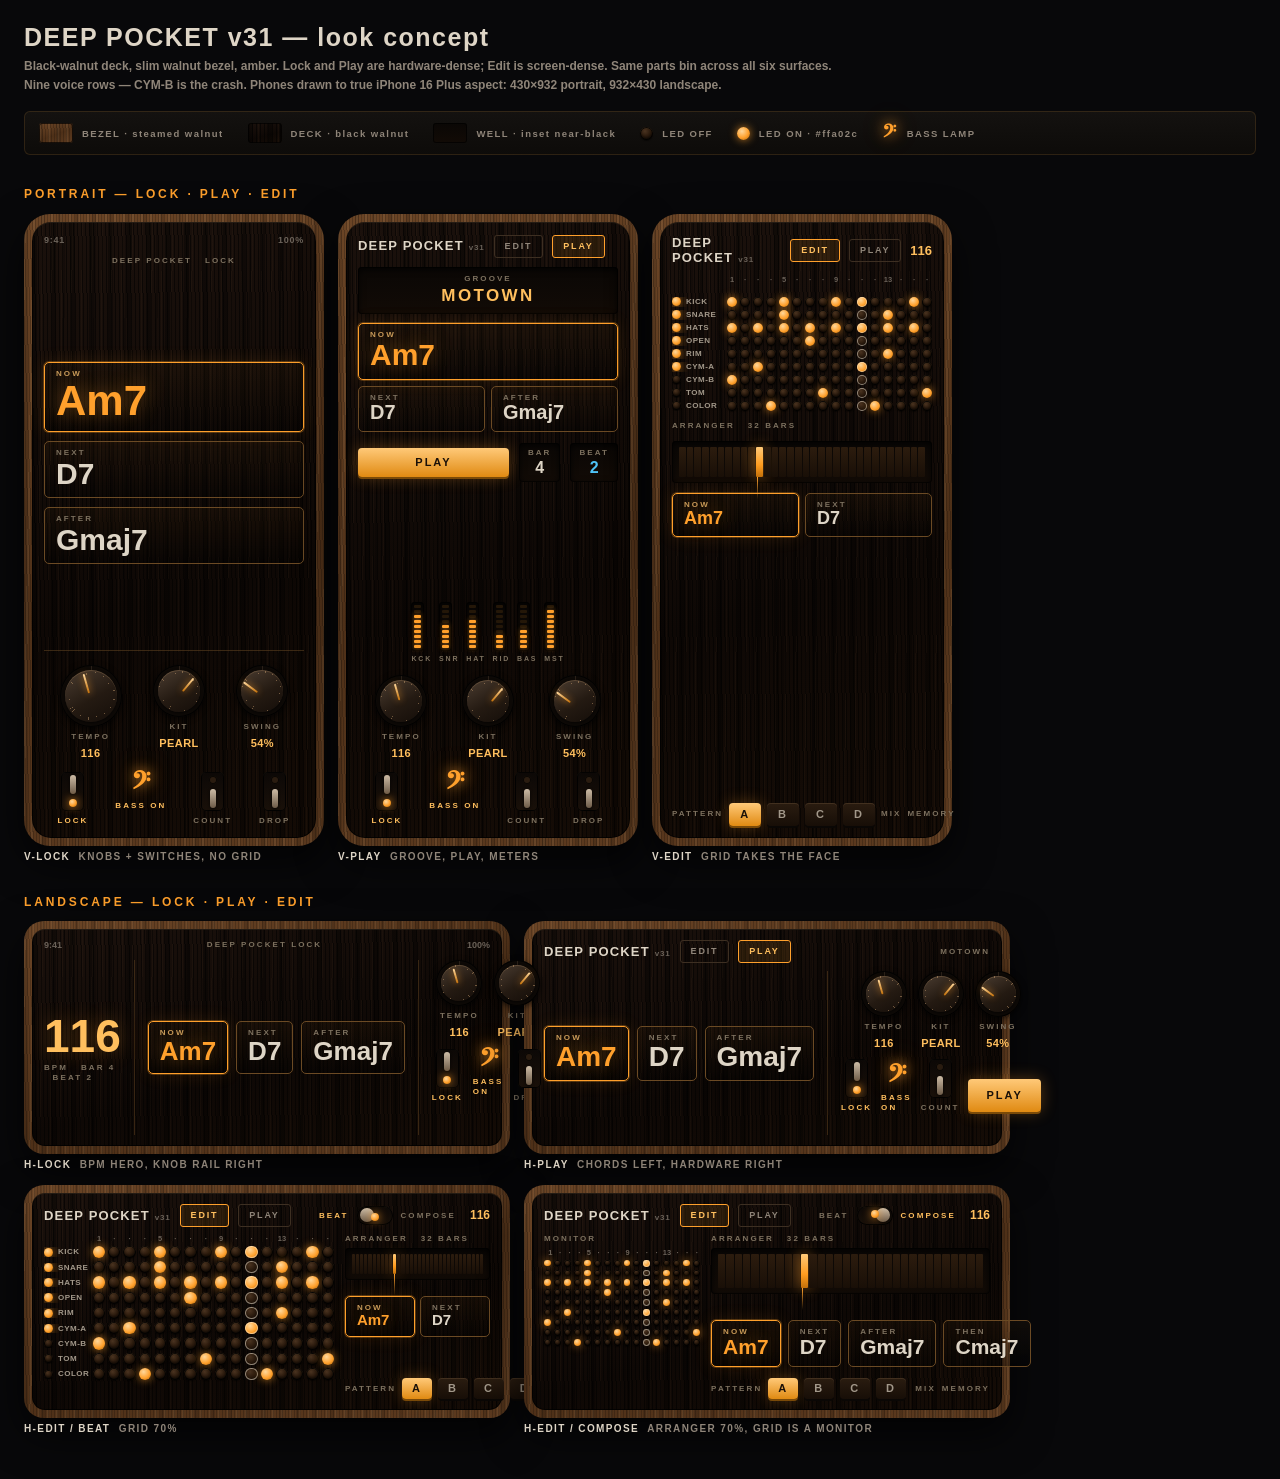
<file: design/v31-concept.html>
<!doctype html><html lang="en"><head><meta charset="utf-8"><meta name="viewport" content="width=device-width,initial-scale=1"><title>Deep Pocket v31 — look concept</title></head><body><style>
*{margin:0;padding:0;box-sizing:border-box}
body{background:#08080a;color:#e8e2d6;font:600 12px/1.2 "Helvetica Neue",Arial,sans-serif;padding:6px 10px;overflow:hidden}
h3{font-size:11.5px;letter-spacing:.2em;color:#ffa02c;margin-bottom:8px;text-transform:uppercase}
.row{display:flex;gap:14px;align-items:flex-start}
.cap{font-size:10px;color:#8f8579;margin-top:5px;letter-spacing:.14em;text-transform:uppercase}
.cap b{color:#ded5c6}
/* ---------- MATERIALS ---------- */
.walnut{background:
  repeating-linear-gradient(88deg,rgba(0,0,0,.20) 0 1px,transparent 1px 3px),
  repeating-linear-gradient(91deg,rgba(255,214,160,.07) 0 2px,transparent 2px 9px),
  repeating-linear-gradient(90deg,rgba(0,0,0,.13) 0 4px,transparent 4px 17px),
  linear-gradient(160deg,#6b4526,#4e3018 55%,#5c3a1f)}
.bw{background:
  repeating-linear-gradient(89deg,rgba(0,0,0,.55) 0 1px,transparent 1px 4px),
  repeating-linear-gradient(90.6deg,rgba(150,105,65,.055) 0 1px,transparent 1px 10px),
  repeating-linear-gradient(90deg,rgba(0,0,0,.34) 0 5px,transparent 5px 19px),
  repeating-linear-gradient(90.3deg,rgba(0,0,0,.22) 0 2px,transparent 2px 31px),
  linear-gradient(165deg,#1b110c,#0e0805 60%,#150c06)}
.bezelV{border-radius:26px;padding:8px;box-shadow:0 16px 40px rgba(0,0,0,.7)}
.bezelH{border-radius:20px;padding:8px;box-shadow:0 16px 40px rgba(0,0,0,.7)}
.faceV{border-radius:19px;padding:13px 12px 12px;height:614px;display:flex;flex-direction:column;
  box-shadow:inset 0 1px 0 rgba(214,170,120,.15),inset 0 0 0 1px rgba(0,0,0,.78)}
.faceH{border-radius:13px;padding:11px 12px;height:217px;display:flex;flex-direction:column;
  box-shadow:inset 0 1px 0 rgba(214,170,120,.15),inset 0 0 0 1px rgba(0,0,0,.78)}
/* ---------- TYPE ---------- */
.lb{font-size:8px;letter-spacing:.26em;color:#7d715f}
.lb.on{color:#ffbf5e}
.num{font-variant-numeric:tabular-nums}
/* ---------- KNOB ---------- */
.kn{width:var(--d,52px);height:var(--d,52px);border-radius:50%;position:relative;
  background:conic-gradient(from 0deg,#2a2018 0 2deg,#0d0906 2deg 4deg);
  box-shadow:0 2px 6px rgba(0,0,0,.75),inset 0 0 0 1px rgba(0,0,0,.9)}
.kn::before{content:"";position:absolute;inset:5px;border-radius:50%;
  background:linear-gradient(150deg,#4a3c30,#241a12 55%,#150e09);
  box-shadow:inset 0 1px 0 rgba(214,170,120,.22),0 1px 3px rgba(0,0,0,.6)}
.kn::after{content:"";position:absolute;left:50%;top:8px;width:2px;height:33%;margin-left:-1px;
  background:linear-gradient(180deg,#ffd79a,#c2700a);border-radius:1px;box-shadow:0 0 7px rgba(255,160,44,.85);
  transform-origin:50% 132%;transform:rotate(var(--a,0deg))}
.ticks{position:absolute;inset:-6px;border-radius:50%;
  background:repeating-conic-gradient(from -122deg,rgba(214,170,120,.45) 0 1deg,transparent 1deg 22deg);
  -webkit-mask:radial-gradient(circle,transparent 0 calc(50% - 5px),#000 calc(50% - 5px) calc(50% - 2px),transparent calc(50% - 2px));
          mask:radial-gradient(circle,transparent 0 calc(50% - 5px),#000 calc(50% - 5px) calc(50% - 2px),transparent calc(50% - 2px))}
.kw{display:flex;flex-direction:column;align-items:center;gap:5px}
.kw .v{font-size:11px;color:#ffbf5e;letter-spacing:.04em}
/* ---------- BAT SWITCH ---------- */
.bat{width:23px;height:39px;border-radius:5px;position:relative;
  background:linear-gradient(180deg,#0c0806,#191009);box-shadow:inset 0 0 0 1px rgba(0,0,0,.9),inset 0 1px 0 rgba(214,170,120,.12)}
.bat i{position:absolute;left:50%;width:6px;height:19px;margin-left:-3px;border-radius:3px;
  background:linear-gradient(180deg,#cdbca6,#6d5b48);box-shadow:0 1px 3px rgba(0,0,0,.75)}
.bat.up i{top:3px}.bat.dn i{bottom:3px}
.bat::after{content:"";position:absolute;left:50%;width:8px;height:8px;margin-left:-4px;border-radius:50%;
  background:#2a1c10;box-shadow:inset 0 0 0 1px rgba(0,0,0,.8)}
.bat.up::after{bottom:4px}.bat.dn::after{top:4px}
.bat.lit::after{background:radial-gradient(circle at 38% 33%,#ffd79a,#ffa02c 55%,#a85f06);box-shadow:0 0 9px rgba(255,160,44,.85)}
.sw{display:flex;flex-direction:column;align-items:center;gap:5px}
/* ---------- LAMPS / PLATES / WELLS ---------- */
.led{width:var(--ld,13px);height:var(--ld,13px);border-radius:50%;flex:0 0 auto;background:radial-gradient(circle at 38% 32%,#4a3320,#2a1a0d 46%,#160d06 78%);box-shadow:inset 0 0 0 1px rgba(0,0,0,.9),inset 0 1px 1px rgba(220,175,120,.22),inset 0 -2px 3px rgba(0,0,0,.6),0 1px 1px rgba(0,0,0,.5)}
.led.on{background:radial-gradient(circle at 38% 33%,#ffd79a,#ffa02c 55%,#a85f06);box-shadow:0 0 9px rgba(255,160,44,.75)}
.plate{border:1px solid #6b4a24;border-radius:5px;padding:6px 11px 8px;
  background:linear-gradient(180deg,rgba(255,160,44,.04),rgba(0,0,0,.32))}
.plate .k{font-size:8px;letter-spacing:.26em;color:#7d715f}
.plate .c{color:#ded5c6;line-height:1.05}
.plate.now{border-color:#ffa02c;box-shadow:0 0 0 1px rgba(255,160,44,.28),0 0 18px rgba(255,160,44,.12)}
.plate.now .c{color:#ffa02c;text-shadow:0 0 20px rgba(255,160,44,.4)}
.plate.now .k{color:#c79a5a}
.well{border-radius:4px;background:linear-gradient(180deg,#0a0705,#120b06);
  box-shadow:inset 0 2px 7px rgba(0,0,0,.88),inset 0 0 0 1px rgba(0,0,0,.6)}
.clef{font-family:Georgia,'Times New Roman',serif;line-height:.78}
.clef.on{color:#ffa02c;text-shadow:0 0 13px rgba(255,160,44,.9),0 0 30px rgba(255,160,44,.32)}
.clef.off{color:#312417}
.key{border-radius:4px;padding:8px 14px;font-size:11px;letter-spacing:.18em;color:#a2988a;
  background:linear-gradient(180deg,#2a1c10,#170e07);box-shadow:inset 0 1px 0 rgba(214,170,120,.14),0 2px 0 #0a0705}
.key.on{color:#1a1008;background:linear-gradient(180deg,#ffc978,#e08a12);box-shadow:0 2px 0 #7a4a08,0 0 16px rgba(255,160,44,.3)}
.chip{font-size:9px;letter-spacing:.2em;padding:5px 10px;border-radius:3px;border:1px solid #3d2f22;color:#8f8579}
.chip.on{border-color:#ffa02c;color:#ffbf5e;background:rgba(255,160,44,.11)}


.faceV{height:616px}   /* 284w x 616h = true 430x932 aspect */
.gridw{display:grid;gap:3px}
.grow{min-height:0}
.grow{display:grid;grid-template-columns:var(--nc,54px) repeat(16,1fr);gap:3px;align-items:center}
.grow:has(.gname[style*="none"]){grid-template-columns:repeat(16,1fr)}
.gname{font-size:8px;letter-spacing:.06em;color:#a2988a;display:flex;align-items:center;gap:5px;white-space:nowrap;overflow:hidden}
.stp{width:100%;max-width:var(--sh,20px);aspect-ratio:1;height:auto;justify-self:center;border-radius:50%;background:radial-gradient(circle at 38% 32%,#4a3320,#2a1a0d 46%,#160d06 78%);box-shadow:inset 0 0 0 1px rgba(0,0,0,.9),inset 0 1px 1px rgba(220,175,120,.22),inset 0 -2px 3px rgba(0,0,0,.6),0 1px 1px rgba(0,0,0,.5)}
.stp.on{background:radial-gradient(circle at 38% 32%,#ffd79a,#ffa02c 58%,#a85f06);box-shadow:0 0 8px rgba(255,160,44,.7)}
.stp.ph{box-shadow:inset 0 0 0 1px rgba(255,246,226,.5)}
.ruler{display:grid;grid-template-columns:var(--nc,0px) repeat(16,1fr);gap:3px;font-size:7.5px;color:#6a6158;text-align:center;margin-bottom:3px}
.arr{display:grid;grid-template-columns:repeat(32,1fr);gap:1px;height:var(--ah,34px);position:relative}
.arr i{background:linear-gradient(180deg,#2c1c0e,#190f07);border-radius:1px}
.arr i.hot{background:linear-gradient(180deg,#ffc978,#ff9c1f 60%,#c2700a);box-shadow:0 0 14px rgba(255,160,44,.65)}
.ndl{position:absolute;top:100%;left:31.8%;width:1px;height:22px;background:linear-gradient(180deg,#ffa02c,transparent)}
.mtr{display:flex;flex-direction:column-reverse;gap:2px}
.mtr i{height:3px;border-radius:1px;background:#241708}
.mtr i.on{background:#ffa02c;box-shadow:0 0 5px rgba(255,160,44,.6)}
.hdr{display:flex;align-items:center;gap:9px;margin-bottom:9px}
.brand{font-size:13px;letter-spacing:.09em;color:#ded5c6}
.brand i{font-style:normal;font-size:8px;color:#6a6158;margin-left:5px;letter-spacing:.1em}

body{padding:22px 24px 44px;overflow:auto;height:auto}
h2{font-size:12px;letter-spacing:.24em;color:#ffa02c;text-transform:uppercase;margin:32px 0 12px}
.hero{font-size:25px;letter-spacing:.06em;color:#ded5c6;margin-bottom:5px}
.sub{font-size:12px;color:#8f8579;line-height:1.6;max-width:820px}
.row{flex-wrap:wrap}
.legend{display:flex;gap:24px;flex-wrap:wrap;margin:16px 0 0;padding:12px 15px;border-radius:6px;
  background:linear-gradient(180deg,#141210,#0d0b09);box-shadow:inset 0 0 0 1px rgba(107,74,36,.35)}
.legend div{display:flex;align-items:center;gap:9px;font-size:9.5px;letter-spacing:.15em;color:#8f8579}
.sw2{width:34px;height:20px;border-radius:3px;box-shadow:inset 0 0 0 1px rgba(0,0,0,.7)}
</style>
<div class=hero>DEEP POCKET v31 &mdash; look concept</div>
<div class=sub>Black-walnut deck, slim walnut bezel, amber. Lock and Play are hardware-dense; Edit is screen-dense. Same parts bin across all six surfaces. Nine voice rows &mdash; CYM-B is the crash. Phones drawn to true iPhone 16 Plus aspect: 430&times;932 portrait, 932&times;430 landscape.</div>
<div class=legend>
 <div><span class="sw2 walnut"></span>BEZEL &middot; steamed walnut</div>
 <div><span class="sw2 bw"></span>DECK &middot; black walnut</div>
 <div><span class="sw2 well"></span>WELL &middot; inset near-black</div>
 <div><span class=led style="width:13px;height:13px"></span>LED OFF</div>
 <div><span class="led on" style="width:13px;height:13px"></span>LED ON &middot; #ffa02c</div>
 <div><span class="clef on" style="font-size:22px">&#119074;</span>BASS LAMP</div>
</div>
<h2>Portrait &mdash; lock &middot; play &middot; edit</h2>
<div class=row id=rv></div>
<h2>Landscape &mdash; lock &middot; play &middot; edit</h2>
<div class=row id=rh></div>
<script>

var V=["KICK","SNARE","HATS","OPEN","RIM","CYM-A","CYM-B","TOM","COLOR"];
var PAT=[[0,4,8,10,14],[4,12],[0,2,4,6,8,10,12,14],[6],[12],[2,10],[0],[7,15],[3,11]];
function kn(t,v,a,d){return '<div class=kw><div class=kn style="--a:'+a+'deg;--d:'+(d||52)+'px"><div class=ticks></div></div><div class=lb>'+t+'</div><div class=v>'+v+'</div></div>'}
function bt(t,up,lit){return '<div class=sw><div class="bat '+(up?'up':'dn')+(lit?' lit':'')+'"><i></i></div><div class="lb'+(lit?' on':'')+'">'+t+'</div></div>'}
function clef(on){return '<div class=sw><div class="clef '+(on?'on':'off')+'" style="font-size:30px">\u{1D122}</div><div class="lb'+(on?' on':'')+'">'+(on?'BASS ON':'MUTED')+'</div></div>'}
function plate(k,c,now,sz){return '<div class="plate'+(now?' now':'')+'"><div class=k>'+k+'</div><div class=c style="font-size:'+sz+'px">'+c+'</div></div>'}
function knobRow(hero){return '<div style="display:flex;justify-content:space-around;align-items:flex-start;margin-bottom:12px">'+
  kn('TEMPO','116',-16,hero?62:52)+kn('KIT','PEARL',40)+kn('SWING','54%',-54)+'</div>'}
function swRow(bass){return '<div style="display:flex;justify-content:space-around;align-items:flex-start">'+
  bt('LOCK',1,1)+clef(bass)+bt('COUNT',0,0)+bt('DROP',0,0)+'</div>'}
function grid(sh,nc){var h='<div class=ruler style="--nc:'+nc+'px"><span></span>';
  for(var i=1;i<=16;i++)h+='<span>'+((i-1)%4===0?i:'·')+'</span>';h+='</div><div class=gridw>';
  V.forEach(function(n,r){h+='<div class=grow style="--nc:'+nc+'px"><div class=gname'+(nc<10?' style="display:none"':'')+'><i class="led'+(r<6?' on':'')+'"style="--ld:9px"></i>'+n+'</div>';
   for(var s=0;s<16;s++){var on=PAT[r].indexOf(s)>-1;h+='<div class="stp'+(on?' on':'')+(s===10?' ph':'')+'" style="--sh:'+sh+'px"></div>'}h+='</div>'});
  return h+'</div>'}
function arr(ah){var a='';for(var i=0;i<32;i++)a+='<i class="'+(i===10?'hot':'')+'"></i>';
  return '<div class=well style="padding:6px 7px"><div class=arr style="--ah:'+ah+'px">'+a+'<div class=ndl></div></div></div>'}
function chordsRow(sz){return '<div style="display:grid;grid-template-columns:repeat(4,1fr);gap:7px">'+
  plate('NOW','Am7',1,sz)+plate('NEXT','D7',0,sz)+plate('AFTER','Gmaj7',0,sz)+plate('THEN','Cmaj7',0,sz)+'</div>'}
function mix(){var h='<div style="display:flex;gap:7px;align-items:flex-end;justify-content:center">';
  [7,5,6,3,4,8].forEach(function(n,i){var b='';for(var k=0;k<9;k++)b+='<i class="'+(k<n?'on':'')+'"></i>';
   h+='<div style="text-align:center"><div class="mtr well" style="padding:3px;width:13px">'+b+'</div><div class=lb style="margin-top:4px;font-size:7px">'+['KCK','SNR','HAT','RID','BAS','MST'][i]+'</div></div>'});
  return h+'</div>'}
/* ---------------- VERTICAL ---------------- */
function vLock(){return '<div style="display:flex;justify-content:space-between;font-size:9px;color:#6a6158;letter-spacing:.08em;margin-bottom:10px"><span>9:41</span><span>100%</span></div>'+
 '<div class=lb style="text-align:center;margin-bottom:11px">DEEP POCKET &nbsp; LOCK</div>'+
 '<div style="display:flex;flex-direction:column;gap:9px;flex:1;justify-content:center">'+plate('NOW','Am7',1,42)+plate('NEXT','D7',0,30)+plate('AFTER','Gmaj7',0,30)+'</div>'+
 '<div style="border-top:1px solid rgba(107,74,36,.5);padding-top:14px">'+knobRow(1)+swRow(1)+'</div>'}
function vPlay(){return '<div class=hdr><div class=brand>DEEP POCKET<i>v31</i></div><div class=chip>EDIT</div><div class="chip on">PLAY</div></div>'+
 '<div class="well" style="padding:7px 10px;text-align:center;margin-bottom:9px"><div class=lb>GROOVE</div><div style="font-size:17px;color:#ffbf5e;letter-spacing:.14em;margin-top:3px">MOTOWN</div></div>'+
 plate('NOW','Am7',1,30)+'<div style="height:6px"></div>'+
 '<div style="display:grid;grid-template-columns:1fr 1fr;gap:6px">'+plate('NEXT','D7',0,20)+plate('AFTER','Gmaj7',0,20)+'</div>'+
 '<div style="display:flex;align-items:center;gap:10px;margin:11px 0"><div class="key on" style="flex:1;text-align:center">PLAY</div>'+
 '<div class=well style="padding:5px 9px;text-align:center"><div class=lb>BAR</div><div class="num" style="font-size:16px;color:#ded5c6">4</div></div>'+
 '<div class=well style="padding:5px 9px;text-align:center"><div class=lb>BEAT</div><div class="num" style="font-size:16px;color:#4fc3f7">2</div></div></div>'+
 '<div style="margin-top:auto">'+mix()+'<div style="height:12px"></div>'+knobRow(0)+swRow(1)+'</div>'}
function vEdit(){return '<div class=hdr><div class=brand>DEEP POCKET<i>v31</i></div><div class="chip on">EDIT</div><div class=chip>PLAY</div>'+
 '<div style="margin-left:auto;font-size:13px;color:#ffbf5e" class=num>116</div></div>'+
 '<div style="flex:1;display:flex;flex-direction:column;gap:10px">'+grid(23,52)+'<div class=lb>ARRANGER &nbsp; 32 BARS</div>'+arr(30)+'<div style="display:grid;grid-template-columns:1fr 1fr;gap:6px">'+plate('NOW','Am7',1,18)+plate('NEXT','D7',0,18)+'</div></div>'+
 '<div style="display:flex;gap:6px;align-items:center;margin-top:auto;padding-top:10px">'+
 '<div class=lb>PATTERN</div><div class="key on" style="padding:5px 11px">A</div><div class=key style="padding:5px 11px">B</div>'+
 '<div class=key style="padding:5px 11px">C</div><div class=key style="padding:5px 11px">D</div>'+
 '<div class=lb style="margin-left:auto">MIX</div><div class=lb>MEMORY</div></div>'}
/* ---------------- HORIZONTAL ---------------- */
function hLock(){return '<div style="display:flex;justify-content:space-between;font-size:9px;color:#6a6158;margin-bottom:9px"><span>9:41</span><span class=lb>DEEP POCKET LOCK</span><span>100%</span></div>'+
 '<div style="display:flex;gap:13px;flex:1;align-items:stretch">'+
 '<div style="display:flex;flex-direction:column;justify-content:center;padding-right:13px;border-right:1px solid rgba(107,74,36,.45)">'+
 '<div class="num" style="font-size:46px;color:#ffbf5e;line-height:1;text-shadow:0 0 20px rgba(255,160,44,.3)">116</div><div class=lb style="margin-top:4px">BPM &nbsp; BAR 4 &nbsp; BEAT 2</div></div>'+
 '<div style="flex:1;display:grid;grid-template-columns:repeat(3,1fr);gap:8px;align-content:center">'+
 plate('NOW','Am7',1,26)+plate('NEXT','D7',0,26)+plate('AFTER','Gmaj7',0,26)+'</div>'+
 '<div style="display:flex;flex-direction:column;gap:10px;align-items:center;padding-left:13px;border-left:1px solid rgba(107,74,36,.45)">'+
 '<div style="display:flex;gap:12px">'+kn('TEMPO','116',-16,46)+kn('KIT','PEARL',40,46)+'</div>'+
 '<div style="display:flex;gap:10px">'+bt('LOCK',1,1)+clef(1)+bt('DROP',0,0)+'</div></div></div>'}
function hPlay(){return '<div class=hdr style="margin-bottom:8px"><div class=brand>DEEP POCKET<i>v31</i></div><div class=chip>EDIT</div><div class="chip on">PLAY</div>'+
 '<div class=lb style="margin-left:auto">MOTOWN</div></div>'+
 '<div style="display:flex;gap:13px;flex:1">'+
 '<div style="flex:1;display:grid;grid-template-columns:repeat(3,1fr);gap:8px;align-content:center">'+
 plate('NOW','Am7',1,28)+plate('NEXT','D7',0,28)+plate('AFTER','Gmaj7',0,28)+'</div>'+
 '<div style="display:flex;flex-direction:column;gap:9px;align-items:center;padding-left:13px;border-left:1px solid rgba(107,74,36,.45)">'+
 '<div style="display:flex;gap:11px">'+kn('TEMPO','116',-16,46)+kn('KIT','PEARL',40,46)+kn('SWING','54%',-54,46)+'</div>'+
 '<div style="display:flex;gap:9px;align-items:flex-end">'+bt('LOCK',1,1)+clef(1)+bt('COUNT',0,0)+'<div class="key on" style="padding:10px 18px">PLAY</div></div></div></div>'}
function hEdit(mode){var beat = mode==='beat';
 return '<div class=hdr style="margin-bottom:7px"><div class=brand>DEEP POCKET<i>v31</i></div><div class="chip on">EDIT</div><div class=chip>PLAY</div>'+
 '<div style="margin-left:auto;display:flex;align-items:center;gap:8px"><span class="lb'+(beat?' on':'')+'">BEAT</span>'+
 '<div class="bat '+(beat?'up':'dn')+' lit" style="width:36px;height:19px;border-radius:10px"><i style="width:14px;height:14px;border-radius:50%;left:auto;'+(beat?'left:3px':'right:3px')+';top:2px;margin:0"></i></div>'+
 '<span class="lb'+(beat?'':' on')+'">COMPOSE</span><span class="num" style="font-size:12px;color:#ffbf5e;margin-left:6px">116</span></div></div>'+
 '<div style="display:flex;gap:11px;flex:1">'+
 '<div style="width:'+(beat?'65%':'35%')+';display:flex;flex-direction:column;min-width:0">'+
   (beat?'':'<div class=lb style="margin-bottom:4px">MONITOR</div>')+
   grid(beat?26:11, beat?46:0)+
 '</div>'+
 '<div style="flex:1;display:flex;flex-direction:column;min-width:0"><div class=lb style="margin-bottom:4px">ARRANGER &nbsp; 32 BARS</div>'+arr(beat?20:34)+
 (beat
   ? '<div style="margin-top:16px;display:grid;grid-template-columns:1fr 1fr;gap:5px">'+plate('NOW','Am7',1,15)+plate('NEXT','D7',0,15)+'</div>'
   : '<div style="margin-top:26px">'+chordsRow(21)+'</div>')+
 '<div style="display:flex;gap:6px;align-items:center;margin-top:auto"><div class=lb>PATTERN</div>'+
 '<div class="key on" style="padding:4px 10px">A</div><div class=key style="padding:4px 10px">B</div><div class=key style="padding:4px 10px">C</div><div class=key style="padding:4px 10px">D</div>'+
 '<div class=lb style="margin-left:auto">MIX</div><div class=lb>MEMORY</div></div></div></div>'}
function pv(f,c){return '<div><div class="bezelV walnut" style="width:300px"><div class="faceV bw">'+f+'</div></div><div class=cap>'+c+'</div></div>'}
function ph(f,c){return '<div><div class="bezelH walnut" style="width:486px"><div class="faceH bw">'+f+'</div></div><div class=cap>'+c+'</div></div>'}

document.getElementById('rv').innerHTML=pv(vLock(),'<b>V-LOCK</b> &nbsp;knobs + switches, no grid')+pv(vPlay(),'<b>V-PLAY</b> &nbsp;groove, PLAY, meters')+pv(vEdit(),'<b>V-EDIT</b> &nbsp;grid takes the face');
document.getElementById('rh').innerHTML=ph(hLock(),'<b>H-LOCK</b> &nbsp;BPM hero, knob rail right')+ph(hPlay(),'<b>H-PLAY</b> &nbsp;chords left, hardware right')+ph(hEdit('beat'),'<b>H-EDIT / BEAT</b> &nbsp;grid 70%')+ph(hEdit('compose'),'<b>H-EDIT / COMPOSE</b> &nbsp;arranger 70%, grid is a monitor');
</script></body></html>
</file>
